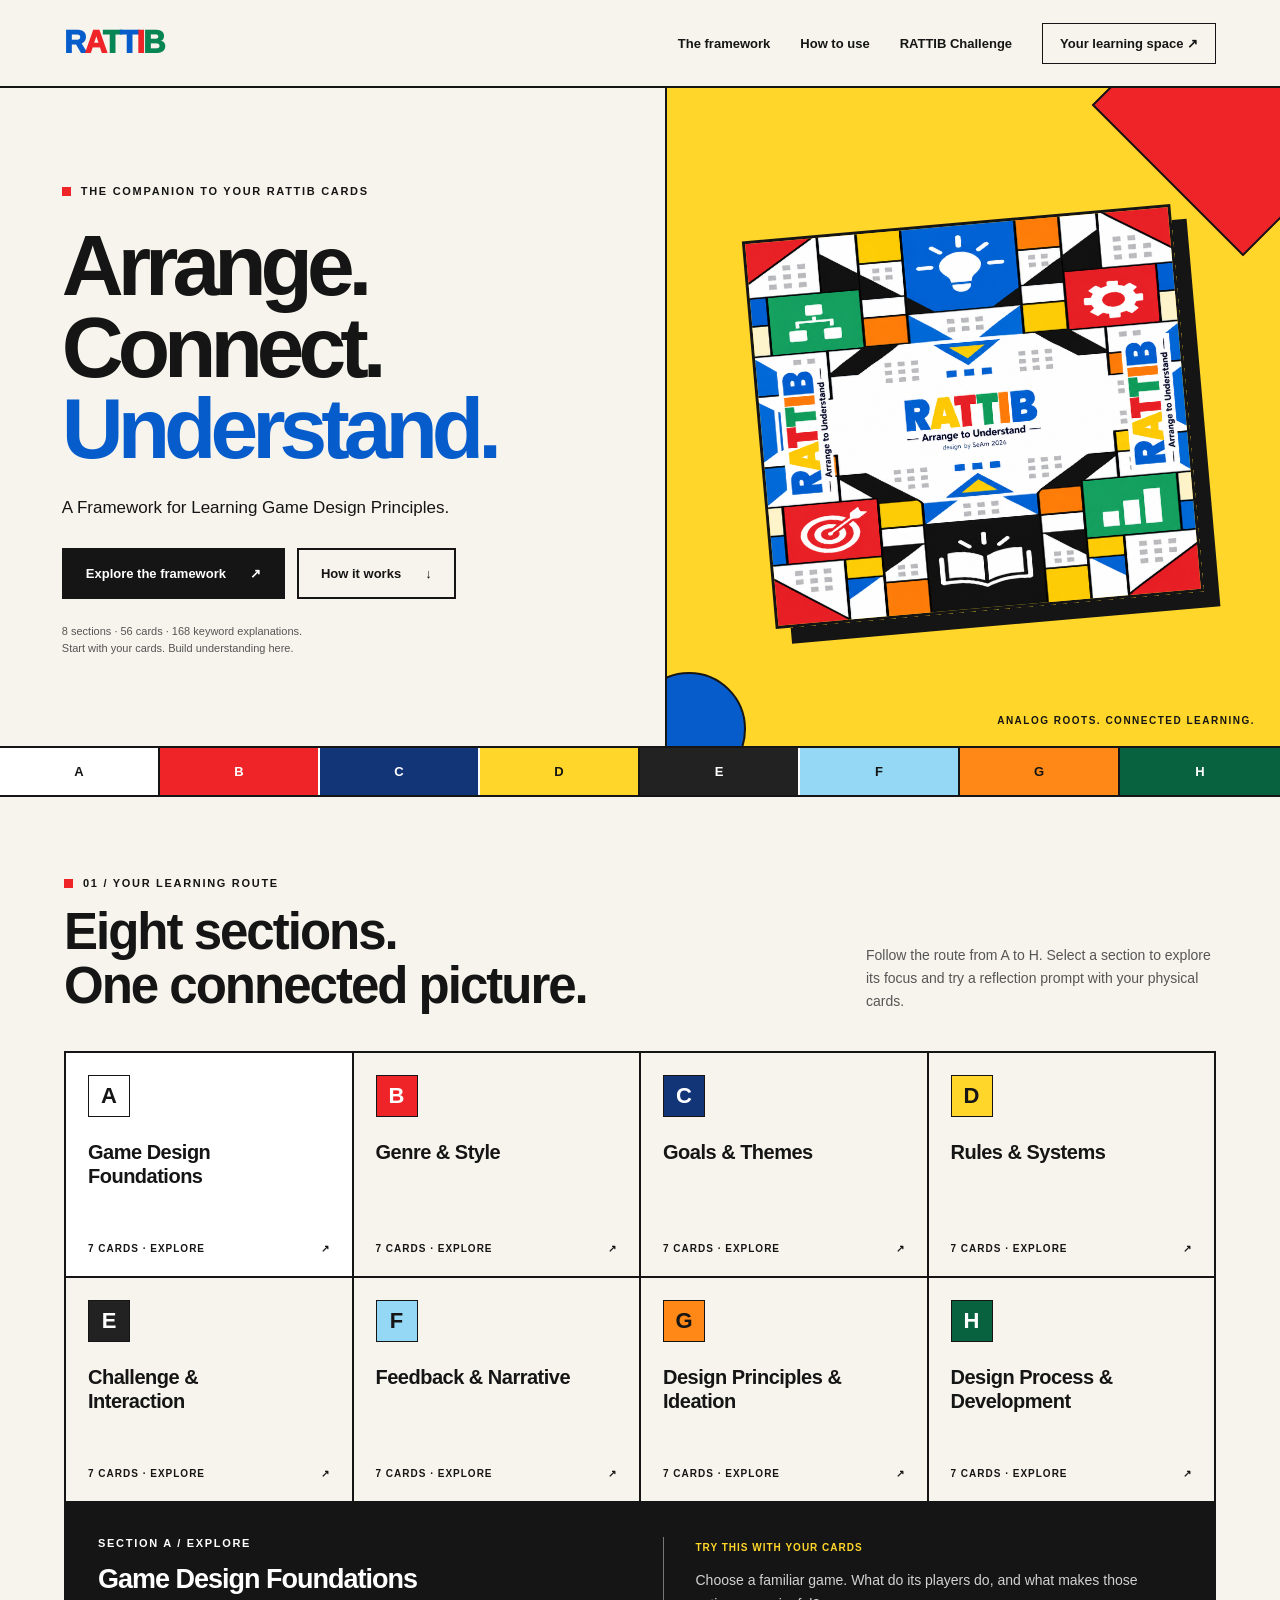
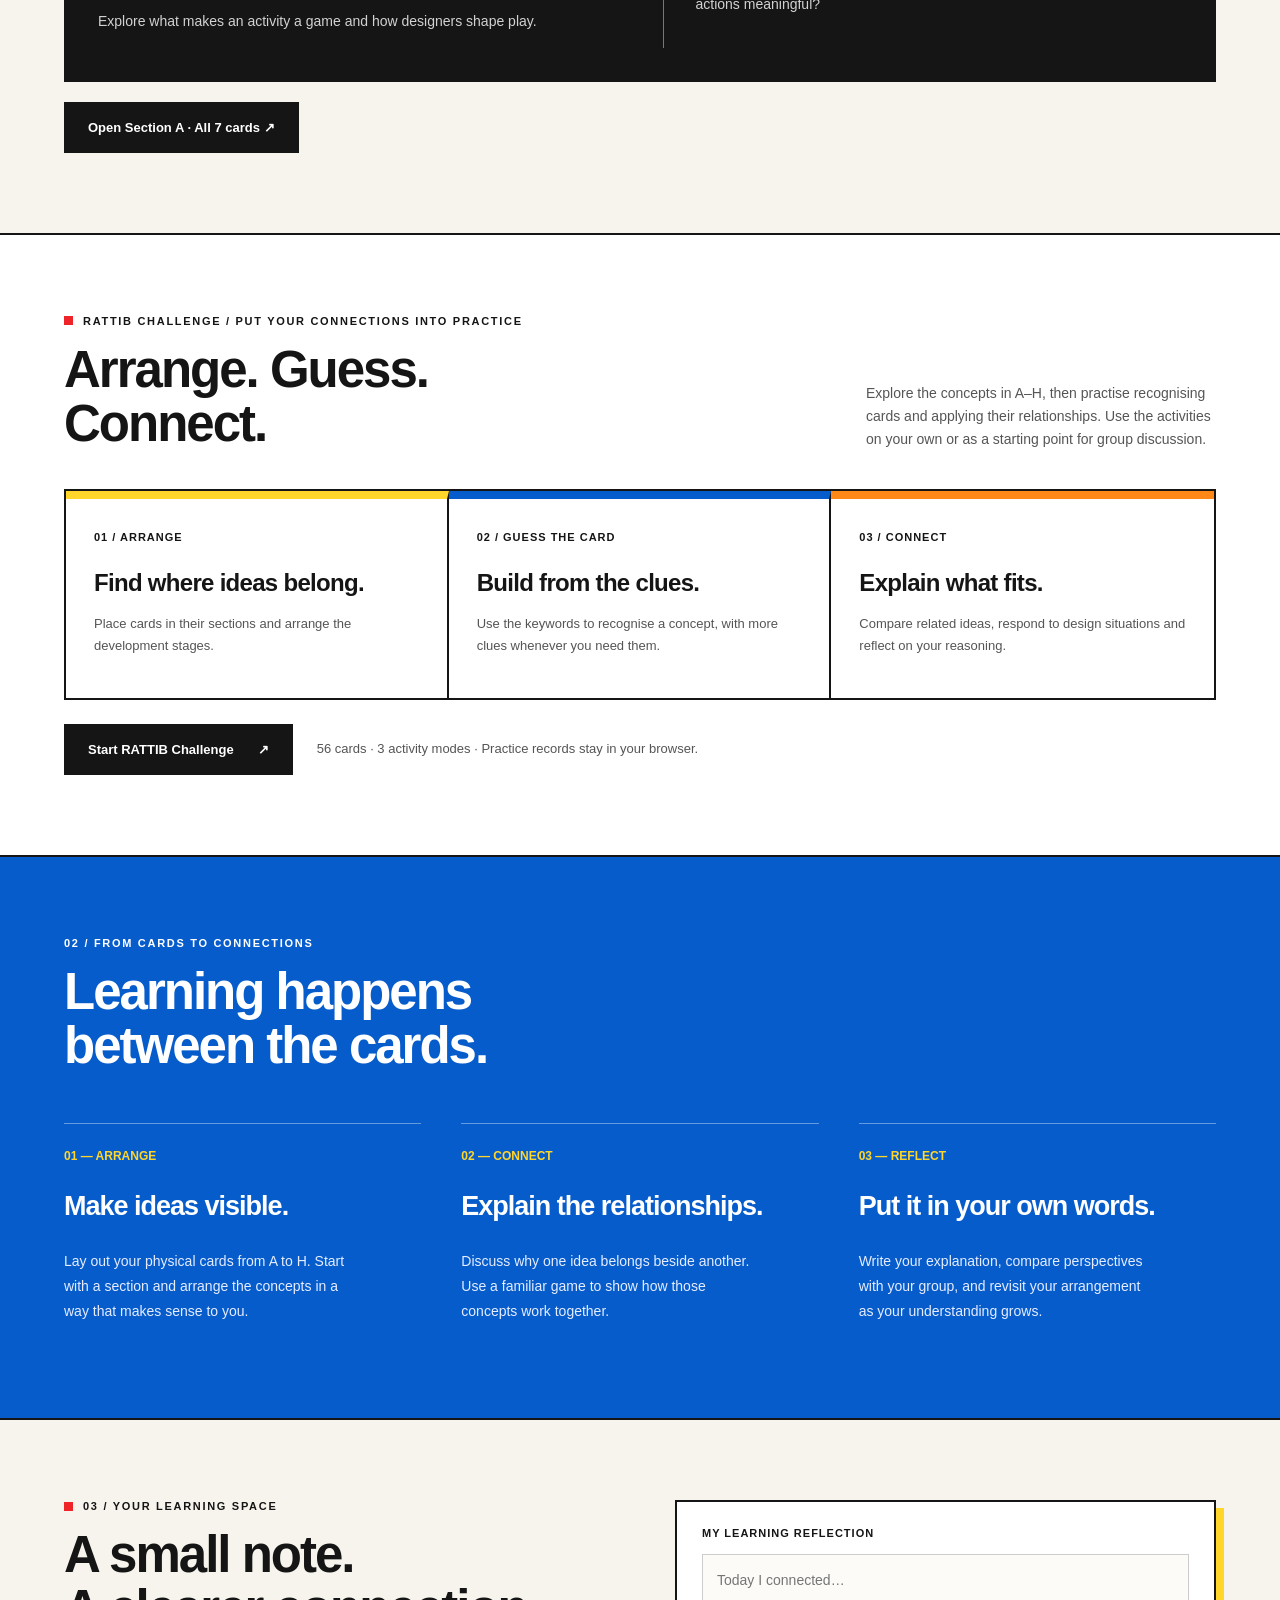
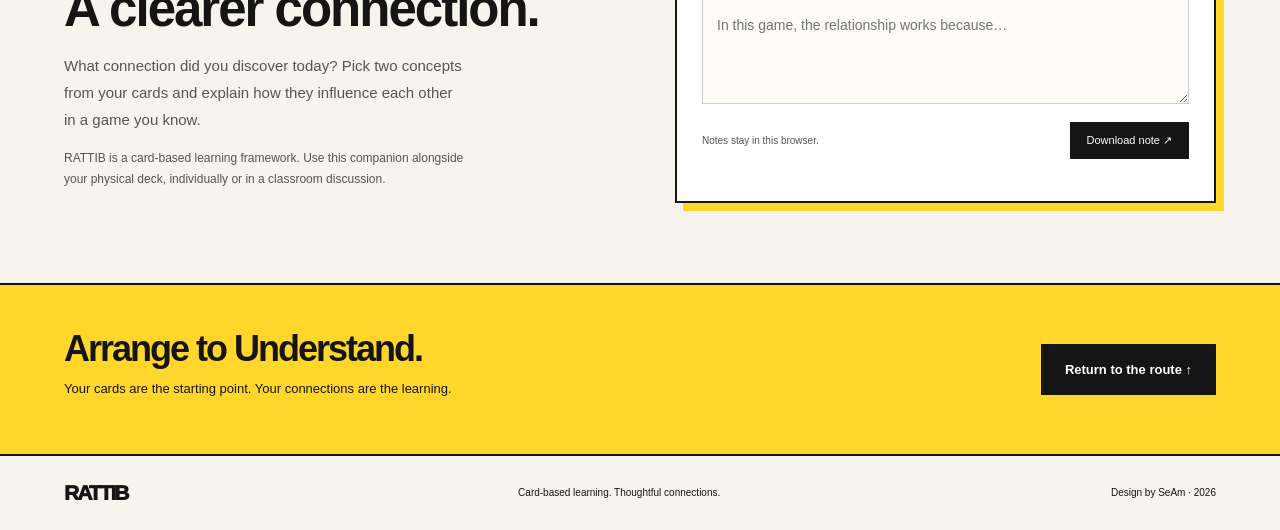
<file: index.html>
<!doctype html><html lang="en"><head><meta charset="utf-8"><meta name="viewport" content="width=device-width, initial-scale=1"><meta name="description" content="RATTIB — A Framework for Learning Game Design Principles. Arrange to Understand."><title>RATTIB — A Framework for Learning Game Design Principles</title><style>
:root{--ink:#151515;--paper:#f6f4ec;--blue:#075ccc;--red:#ef2429;--yellow:#ffd629;--green:#078554;--orange:#ff8817}*{box-sizing:border-box}html{scroll-behavior:smooth;scroll-padding-top:90px}body{margin:0;background:var(--paper);color:var(--ink);font-family:Arial,Helvetica,sans-serif}button,a,textarea{font:inherit}a{color:inherit}button,a{touch-action:manipulation}button{cursor:pointer}header{height:88px;border-bottom:2px solid;display:flex;align-items:center;justify-content:space-between;padding:0 5%;background:var(--paper);position:sticky;top:0;z-index:10}.logo{font-size:31px;font-weight:950;letter-spacing:-2px;text-decoration:none}.logo span:nth-child(3n+1){color:var(--blue)}.logo span:nth-child(3n+2){color:var(--red)}.logo span:nth-child(3n){color:var(--green)}nav{display:flex;align-items:center;gap:30px;font-size:13px;font-weight:700}nav a{text-decoration:none}nav a:hover{text-decoration:underline}.navcta{border:1.5px solid;padding:12px 17px}.hero{display:grid;grid-template-columns:1.08fr 1fr;min-height:660px;border-bottom:2px solid}.herotext{padding:65px 8% 45px 9.3%;display:flex;flex-direction:column;align-items:flex-start;justify-content:center}.eyebrow{font-size:11px;font-weight:800;letter-spacing:1.7px;text-transform:uppercase;display:flex;gap:10px;align-items:center}.square{height:9px;width:9px;background:var(--red);display:inline-block}h1{font-size:clamp(60px,6.7vw,106px);line-height:.95;letter-spacing:-6px;margin:28px 0 24px;max-width:650px}h1 .blue{color:var(--blue)}.subtitle{font-size:17px;line-height:1.6;max-width:400px;margin:0 0 27px}.actions{display:flex;gap:12px;flex-wrap:wrap}.button{display:inline-flex;align-items:center;justify-content:space-between;gap:24px;padding:16px 22px;text-decoration:none;border:2px solid var(--ink);background:var(--ink);color:white;font-size:13px;font-weight:700}.button.light{background:transparent;color:var(--ink)}.button:hover{background:var(--blue);color:white}.fine{font-size:11px;color:#555;line-height:1.6;margin-top:24px}.heroart{position:relative;border-left:2px solid;background:var(--yellow);overflow:hidden;display:flex;align-items:center;justify-content:center;padding:55px}.heroart:before{content:'';position:absolute;width:210px;height:210px;background:var(--red);border:2px solid;top:-90px;right:-70px;transform:rotate(45deg)}.heroart:after{content:'';position:absolute;width:110px;height:110px;background:var(--blue);border:2px solid;bottom:-40px;left:-35px;border-radius:50%}.poster{width:min(100%,430px);border:3px solid;box-shadow:15px 16px 0 var(--ink);transform:rotate(-5deg);position:relative;z-index:1}.artlabel{position:absolute;bottom:20px;right:25px;font-size:10px;letter-spacing:1.5px;font-weight:bold}.strip{display:grid;grid-template-columns:repeat(8,1fr);border-bottom:2px solid}.strip a{text-align:center;padding:16px 0;border-right:2px solid;text-decoration:none;font-size:13px;font-weight:bold}.strip a:last-child{border:0}.section{padding:80px 5%}.sectionhead{display:flex;justify-content:space-between;gap:35px;align-items:flex-end;margin-bottom:38px}h2{font-size:clamp(32px,4vw,51px);line-height:1.06;letter-spacing:-2px;margin:16px 0 0}.sectionhead p{max-width:350px;font-size:14px;line-height:1.65;margin:0;color:#555}.route{display:grid;grid-template-columns:repeat(4,1fr);border-top:2px solid;border-left:2px solid}.module{min-height:225px;border:0;border-right:2px solid;border-bottom:2px solid;background:transparent;text-align:left;padding:22px;display:flex;flex-direction:column;align-items:flex-start;color:var(--ink);transition:background .15s}.module:hover,.module.active{background:white}.letter{height:42px;width:42px;border:1.5px solid var(--ink);display:grid;place-items:center;font-weight:800;font-size:22px;background:var(--c);color:var(--t)}.module h3{font-size:20px;line-height:1.2;letter-spacing:-.5px;margin:23px 0 20px;max-width:200px}.modbottom{display:flex;justify-content:space-between;width:100%;margin-top:auto;font-size:10px;font-weight:700;letter-spacing:1px}.detail{display:grid;grid-template-columns:1fr 1fr;background:var(--ink);color:white;padding:34px;gap:45px}.detail h3{font-size:27px;letter-spacing:-1px;margin:15px 0}.detail p{font-size:14px;line-height:1.7;color:#d2d2d2}.prompt{border-left:1px solid #777;padding-left:32px}.prompt b{font-size:10px;color:var(--yellow);letter-spacing:1px}.how{background:var(--blue);color:white;border-top:2px solid var(--ink);border-bottom:2px solid var(--ink)}.steps{display:grid;grid-template-columns:repeat(3,1fr);gap:40px;margin-top:50px}.step{border-top:1px solid #ffffff60;padding-top:22px}.step span{font-size:12px;color:var(--yellow);font-weight:bold}.step h3{font-size:27px;letter-spacing:-1px}.step p{font-size:14px;line-height:1.8;max-width:300px;color:#e5edff}.reflection{display:grid;grid-template-columns:1fr 1fr;gap:70px}.reflection p{font-size:15px;line-height:1.8;max-width:400px;color:#555}.note{border:2px solid;background:white;padding:25px;box-shadow:8px 8px 0 var(--yellow)}label{display:block;font-size:11px;font-weight:bold;letter-spacing:1px;margin-bottom:15px}textarea{resize:vertical;width:100%;min-height:150px;padding:14px;border:1px solid #ccc;background:#fcfbf7;font-size:14px;line-height:1.6}textarea:focus{outline:2px solid var(--blue)}.notebottom{display:flex;align-items:center;justify-content:space-between;margin-top:14px;gap:15px}.notebottom small{font-size:10px;color:#555}.notebottom button{font-size:11px;border:0;background:var(--ink);color:white;padding:12px 17px}.closing{display:flex;align-items:center;justify-content:space-between;padding:45px 5%;background:var(--yellow);border-top:2px solid;border-bottom:2px solid}.closing h2{margin:0;font-size:36px}.closing p{font-size:13px}footer{padding:25px 5%;display:flex;align-items:center;justify-content:space-between;font-size:10px}a:focus-visible,button:focus-visible{outline:3px solid var(--orange);outline-offset:4px}@media(max-width:800px){header{height:74px}nav{gap:16px}nav a:nth-child(2){display:none}.hero{grid-template-columns:1fr}.herotext{padding:50px 6%}h1{letter-spacing:-4px}.heroart{border-left:0;border-top:2px solid;padding:50px;min-height:440px}.poster{max-width:330px}.section{padding:55px 6%}.route{grid-template-columns:repeat(2,1fr)}.sectionhead{display:block}.sectionhead p{margin-top:22px}.detail,.reflection{grid-template-columns:1fr;gap:25px}.prompt{border-left:0;border-top:1px solid #777;padding:20px 0 0}.steps{grid-template-columns:1fr;gap:12px}.step h3{margin:15px 0}.closing{display:block}.closing .button{margin-top:15px}footer{gap:20px}.module{min-height:215px;padding:18px}.module h3{font-size:18px}}
.challenge{border-top:2px solid var(--ink);background:#fff}.challenge-modes{display:grid;grid-template-columns:repeat(3,1fr);border:2px solid var(--ink)}.challenge-modes article{padding:28px;border-right:2px solid var(--ink);border-top:8px solid var(--yellow)}.challenge-modes article:nth-child(2){border-top-color:var(--blue)}.challenge-modes article:last-child{border-right:0;border-top-color:var(--orange)}.challenge-number{font-size:11px;letter-spacing:1px;font-weight:800}.challenge-modes h3{font-size:24px;letter-spacing:-.7px;line-height:1.15;margin:24px 0 16px}.challenge-modes p,.challenge-action p{font-size:13px;line-height:1.7;color:#555}.challenge-action{display:flex;align-items:center;gap:24px;flex-wrap:wrap;margin-top:24px}@media(max-width:800px){.challenge-modes{grid-template-columns:1fr}.challenge-modes article{border-right:0;border-bottom:2px solid var(--ink)}.challenge-modes article:last-child{border-bottom:0}}@media(max-width:600px){header{height:auto;min-height:74px;flex-wrap:wrap;gap:15px;padding:18px 6%}nav{width:100%;flex-wrap:wrap;gap:12px;font-size:12px}.navcta{padding:9px 12px}}
</style></head><body>
<header><a href="#" class="logo" aria-label="RATTIB home"><span>R</span><span>A</span><span>T</span><span>T</span><span>I</span><span>B</span></a><nav><a href="#framework">The framework</a><a href="#how">How to use</a><a href="challenge.html">RATTIB Challenge</a><a href="#reflection" class="navcta">Your learning space ↗</a></nav></header>
<main><section class="hero"><div class="herotext"><div class="eyebrow"><i class="square"></i> The companion to your RATTIB cards</div><h1>Arrange.<br>Connect.<br><span class="blue">Understand.</span></h1><p class="subtitle">A Framework for Learning Game Design Principles.</p><div class="actions"><a class="button" href="#framework">Explore the framework <span>↗</span></a><a class="button light" href="#how">How it works <span>↓</span></a></div><p class="fine">8 sections · 56 cards · 168 keyword explanations.<br>Start with your cards. Build understanding here.</p></div><div class="heroart"><img class="poster" src="assets/rattib-poster.png" alt="RATTIB geometric card artwork in blue, red, yellow, green and orange, with the tagline Arrange to Understand"><div class="artlabel">ANALOG ROOTS. CONNECTED LEARNING.</div></div></section>
<div class="strip" id="strip"></div>
<section class="section" id="framework"><div class="sectionhead"><div><div class="eyebrow"><i class="square"></i> 01 / Your learning route</div><h2>Eight sections.<br>One connected picture.</h2></div><p>Follow the route from A to H. Select a section to explore its focus and try a reflection prompt with your physical cards.</p></div><div class="route" id="route"></div><div class="detail" id="detail" aria-live="polite"></div><div id="sectionlink" style="margin-top:20px"><a class="button" href="section-a.html">Open Section A · All 7 cards ↗</a></div></section>
<section class="section challenge" id="challenge"><div class="sectionhead"><div><div class="eyebrow"><i class="square"></i> RATTIB Challenge / Put your connections into practice</div><h2>Arrange. Guess.<br>Connect.</h2></div><p>Explore the concepts in A–H, then practise recognising cards and applying their relationships. Use the activities on your own or as a starting point for group discussion.</p></div><div class="challenge-modes"><article><span class="challenge-number">01 / ARRANGE</span><h3>Find where ideas belong.</h3><p>Place cards in their sections and arrange the development stages.</p></article><article><span class="challenge-number">02 / GUESS THE CARD</span><h3>Build from the clues.</h3><p>Use the keywords to recognise a concept, with more clues whenever you need them.</p></article><article><span class="challenge-number">03 / CONNECT</span><h3>Explain what fits.</h3><p>Compare related ideas, respond to design situations and reflect on your reasoning.</p></article></div><div class="challenge-action"><a class="button" href="challenge.html">Start RATTIB Challenge <span>↗</span></a><p>56 cards · 3 activity modes · Practice records stay in your browser.</p></div></section>
<section class="section how" id="how"><div class="eyebrow">02 / From cards to connections</div><h2>Learning happens<br>between the cards.</h2><div class="steps"><div class="step"><span>01 — ARRANGE</span><h3>Make ideas visible.</h3><p>Lay out your physical cards from A to H. Start with a section and arrange the concepts in a way that makes sense to you.</p></div><div class="step"><span>02 — CONNECT</span><h3>Explain the relationships.</h3><p>Discuss why one idea belongs beside another. Use a familiar game to show how those concepts work together.</p></div><div class="step"><span>03 — REFLECT</span><h3>Put it in your own words.</h3><p>Write your explanation, compare perspectives with your group, and revisit your arrangement as your understanding grows.</p></div></div></section>
<section class="section reflection" id="reflection"><div><div class="eyebrow"><i class="square"></i> 03 / Your learning space</div><h2>A small note.<br>A clearer connection.</h2><p>What connection did you discover today? Pick two concepts from your cards and explain how they influence each other in a game you know.</p><p style="font-size:12px">RATTIB is a card-based learning framework. Use this companion alongside your physical deck, individually or in a classroom discussion.</p></div><div class="note"><label for="notes">MY LEARNING REFLECTION</label><textarea id="notes" placeholder="Today I connected…&#10;&#10;In this game, the relationship works because…"></textarea><div class="notebottom"><small id="status" role="status">Notes stay in this browser.</small><button id="download">Download note ↗</button></div></div></section>
<section class="closing"><div><h2>Arrange to Understand.</h2><p>Your cards are the starting point. Your connections are the learning.</p></div><a href="#framework" class="button">Return to the route ↑</a></section></main><footer><a class="logo" href="#" style="font-size:21px">RATTIB</a><span>Card-based learning. Thoughtful connections.</span><span>Design by SeAm · 2026</span></footer>
<script>
const modules=[['A','Game Design Foundations','#fff','#151515','Explore what makes an activity a game and how designers shape play.','Choose a familiar game. What do its players do, and what makes those actions meaningful?'],['B','Genre & Style','#ef2429','#fff','Explore how genres describe patterns of play, while styles shape how a game is presented.','Compare two games in the same genre. How does their style change the experience?'],['C','Goals & Themes','#123578','#fff','Connect what players aim to achieve with the ideas and subject matter a game explores.','How does a game’s goal support its theme? Suggest a change that would weaken that connection.'],['D','Rules & Systems','#ffd629','#151515','Examine how rules interact to create choices, consequences and patterns of play.','Change one rule in a familiar game. What other parts of the system would be affected?'],['E','Challenge & Interaction','#222','#fff','Consider the obstacles players face and how they interact with the game and one another.','Which decision creates an interesting challenge? Explain the options and their consequences.'],['F','Feedback & Narrative','#94d8f5','#151515','Explore how games communicate outcomes and give meaning to player actions.','Identify one piece of feedback. What does it tell the player, and what might they do next?'],['G','Design Principles & Ideation','#ff8817','#151515','Use design principles to question assumptions, develop ideas and refine a concept.','Choose a design idea. How could you make its central player choice clearer or more engaging?'],['H','Design Process & Development','#08613f','#fff','Connect planning, prototyping, production, testing and ongoing improvement.','What is the smallest prototype you could make to test your most uncertain design idea?']];
const route=document.getElementById('route'),detail=document.getElementById('detail');
modules.forEach((m,i)=>{const b=document.createElement('button');b.className='module';b.style.setProperty('--c',m[2]);b.style.setProperty('--t',m[3]);b.innerHTML=`<span class="letter">${m[0]}</span><h3>${m[1]}</h3><span class="modbottom"><span>${i<=7?"7 CARDS · EXPLORE":"SECTION OVERVIEW"}</span><span>↗</span></span>`;b.onclick=()=>select(i);route.append(b);const a=document.createElement('a');a.href='#framework';a.textContent=m[0];a.style.background=m[2];a.style.color=m[3];a.onclick=()=>select(i);document.getElementById('strip').append(a)});
function select(i){const link=document.getElementById("sectionlink");if(link){link.hidden=i>7;if(i<=7){const a=link.querySelector("a");a.href="section-"+["a","b","c","d","e","f","g","h"][i]+".html";a.textContent="Open Section "+["A","B","C","D","E","F","G","H"][i]+" · All 7 cards ↗"}}const m=modules[i];[...route.children].forEach((b,j)=>{b.classList.toggle('active',i===j);b.setAttribute('aria-pressed',String(i===j))});detail.innerHTML=`<div><div class="eyebrow" style="color:${m[2]==='#222'?'#fff':m[2]}">SECTION ${m[0]} / EXPLORE</div><h3>${m[1]}</h3><p>${m[4]}</p></div><div class="prompt"><b>TRY THIS WITH YOUR CARDS</b><p>${m[5]}</p></div>`}select(0);
const notes=document.getElementById('notes'),status=document.getElementById('status');try{notes.value=localStorage.getItem('rattib-reflection')||''}catch(e){status.textContent='Browser saving unavailable. Download to keep your note.'}notes.addEventListener('input',()=>{try{localStorage.setItem('rattib-reflection',notes.value);status.textContent='Saved in this browser.'}catch(e){status.textContent='Download to keep your note.'}});document.getElementById('download').onclick=()=>{if(!notes.value.trim()){status.textContent='Write a reflection first.';notes.focus();return}const u=URL.createObjectURL(new Blob(['RATTIB — My learning reflection\n\n'+notes.value],{type:'text/plain'}));const a=document.createElement('a');a.href=u;a.download='rattib-reflection.txt';a.click();setTimeout(()=>URL.revokeObjectURL(u),1000);status.textContent='Reflection downloaded.'};
</script></body></html>
</file>
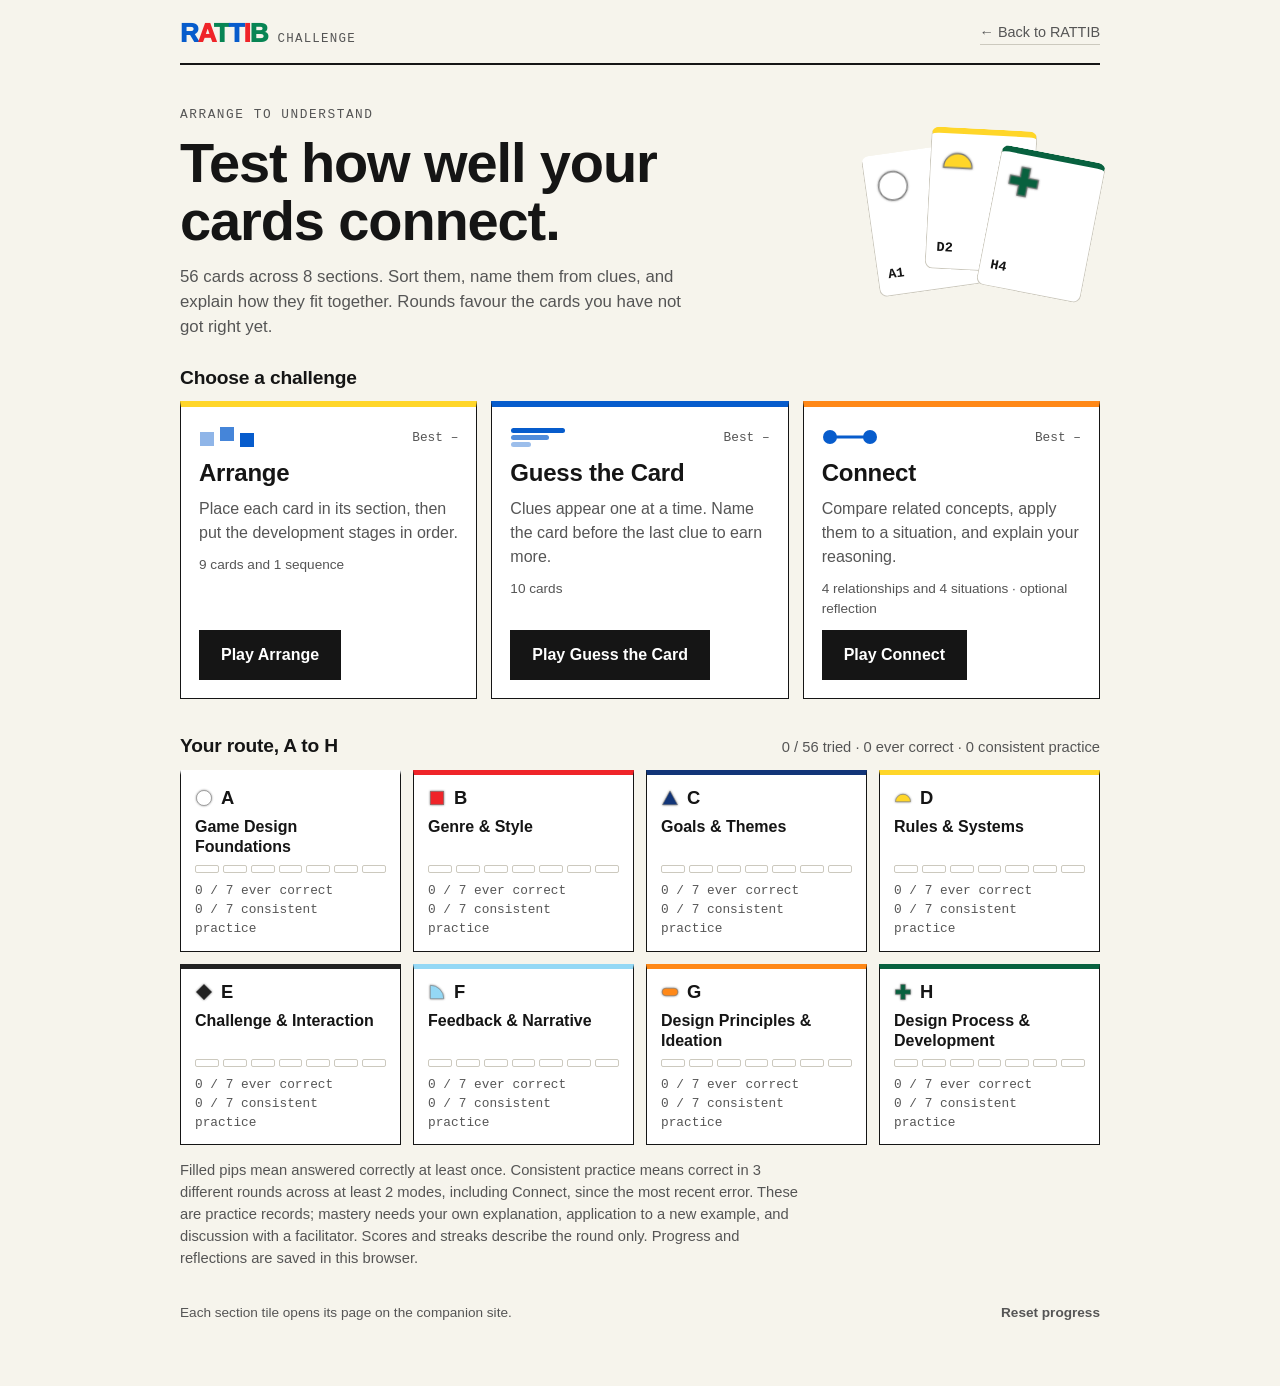
<file: challenge.html>
<!doctype html><html lang="en"><head><meta charset=utf8><meta name=viewport content="width=device-width,initial-scale=1,viewport-fit=cover"><style>:root{color-scheme:light;box-sizing:border-box;padding-top:env(safe-area-inset-top,0px);padding-bottom:env(safe-area-inset-bottom,0px)}html{scroll-padding-top:env(safe-area-inset-top,0px)}body{margin:0;padding:0;font:14px -apple-system,BlinkMacSystemFont,sans-serif;background:#fff;color:#000}img{max-width:100%}[hidden]:not([hidden=until-found i]){display:none!important}</style>
<title>RATTIB Challenge — Arrange to Understand</title><meta name="description" content="Practise all 56 RATTIB cards with Arrange, Guess the Card and Connect activities.">
<meta name="claude:viewport-fit-sides" content="cover">
<style>
/* Layout concept: a tabletop of flat geometric cards. Home is the route A to H with one pip per card;
   every game screen is a single card plus its answers, so attention stays on the concept. */
:root{
  --bg:#f6f4ec; --surface:#FFFFFF; --surface-2:#eeece3; --ink:#151515; --muted:#555555; --line:#ccc9be;
  --accent:#075ccc; --on-accent:#FFFFFF;
  --good:#17794D; --good-bg:#DCF3E7; --bad:#B3302A; --bad-bg:#FBE0DD; --part:#8F5309; --part-bg:#FCEBD3;
  --sA:#FFFFFF; --sB:#ef2429; --sC:#123578; --sD:#ffd629; --sE:#222222; --sF:#94d8f5; --sG:#ff8817; --sH:#08613f;
  --f-display:Arial,Helvetica,sans-serif;
  --f-body:Arial,Helvetica,sans-serif;
  --f-mono:ui-monospace,Menlo,Consolas,monospace;
}
*,*::before,*::after{box-sizing:border-box}
html{-webkit-text-size-adjust:100%}
body{background:var(--bg);color:var(--ink);font:16px/1.5 var(--f-body);
  padding-block:18px 56px;
  padding-left:max(16px,env(safe-area-inset-left,0px));
  padding-right:max(16px,env(safe-area-inset-right,0px))}
.wrap{max-width:920px;margin:0 auto}
h1,h2,h3,p,ul,ol,blockquote{margin:0}
ul,ol{padding:0;list-style:none}
button{font:inherit;color:inherit}
a{color:inherit}
:focus-visible{outline:3px solid var(--accent);outline-offset:2px}
.shape{flex:none;display:block}
.fc>.shape,.tile-top>.shape,.bin-top>.shape,.code>.shape{stroke:#777;stroke-width:.8;filter:drop-shadow(0 0 1px #888)}

/* top bar */
.top{display:flex;justify-content:space-between;align-items:center;gap:12px;padding-bottom:14px}
.brand{display:flex;align-items:baseline;gap:10px}
.brand-mark{font:800 1.25rem var(--f-display);letter-spacing:.14em}
.brand-sub{font-family:var(--f-mono);font-size:.78rem;text-transform:uppercase;letter-spacing:.1em;color:var(--muted)}
.ext{font-size:.9rem;color:var(--muted);text-decoration:none;border-bottom:1px solid var(--line)}
.ext:hover{color:var(--ink)}

/* hero */
.hero{display:grid;grid-template-columns:minmax(0,1fr) auto;gap:28px;align-items:center;padding:18px 0 28px}
.eyebrow{font-family:var(--f-mono);font-size:.8rem;text-transform:uppercase;letter-spacing:.12em;color:var(--muted)}
h1{font:800 clamp(2rem,6.2vw,3.5rem)/1.03 var(--f-display);letter-spacing:-.02em;text-wrap:balance;margin:10px 0 14px}
.lede{max-width:56ch;color:var(--muted);font-size:1.05rem}
.fan{position:relative;width:230px;height:190px;flex:none}
.fc{position:absolute;width:106px;height:142px;background:var(--surface);border:1px solid var(--line);
  border-top:6px solid var(--s);border-radius:8px;padding:10px;display:flex;flex-direction:column;justify-content:space-between;color:var(--s)}
.fc span{font-family:var(--f-mono);font-weight:600;font-size:.85rem;color:var(--ink)}
.fc.c1{left:0;top:22px;transform:rotate(-8deg)}
.fc.c2{left:58px;top:2px;transform:rotate(3deg)}
.fc.c3{left:118px;top:26px;transform:rotate(11deg)}
@media (max-width:640px){.hero{grid-template-columns:1fr}.fan{display:none}}

/* buttons */
.btn{font-weight:700;background:var(--accent);color:var(--on-accent);border:0;border-radius:6px;padding:11px 20px;cursor:pointer;min-height:44px}
.btn:hover:not([disabled]){filter:brightness(1.08)}
.btn.ghost{background:transparent;color:var(--ink);box-shadow:inset 0 0 0 1.5px var(--line)}
.btn.ghost:hover:not([disabled]){box-shadow:inset 0 0 0 1.5px var(--ink);filter:none}
.btn[disabled]{opacity:.45;cursor:default}
.link{background:none;border:0;padding:8px 0;color:var(--muted);cursor:pointer;font-weight:600}
.link:hover{color:var(--ink)}
.row{display:flex;gap:10px;flex-wrap:wrap}

/* home: modes */
.sec-title{font:800 1.2rem var(--f-display);letter-spacing:-.01em}
.modes{display:grid;grid-template-columns:repeat(auto-fit,minmax(250px,1fr));gap:14px;margin-top:12px}
.mode{background:var(--surface);border:1px solid var(--line);border-radius:8px;padding:18px;display:flex;flex-direction:column;gap:10px;min-width:0}
.mode-head{display:flex;justify-content:space-between;align-items:center;gap:10px}
.mode-ico{color:var(--accent)}
.mode h3{font:800 1.5rem var(--f-display);letter-spacing:-.01em}
.mode .best{font-family:var(--f-mono);font-size:.8rem;color:var(--muted)}
.mode p{color:var(--muted)}
.mode .meta{font-size:.85rem}
.mode .btn{margin-top:auto;align-self:flex-start}

/* home: route */
.route{margin-top:36px}
.route-head{display:flex;justify-content:space-between;align-items:baseline;gap:12px;flex-wrap:wrap;margin-bottom:12px}
.route-head p{color:var(--muted);font-size:.92rem}
.tiles{display:grid;grid-template-columns:repeat(auto-fill,minmax(190px,1fr));gap:12px}
.tile{display:flex;flex-direction:column;gap:8px;background:var(--surface);border:1px solid var(--line);border-top:5px solid var(--s);
  border-radius:8px;padding:12px 14px;text-decoration:none;min-width:0}
.tile:hover{border-color:var(--ink)}
.tile-top{display:flex;align-items:center;gap:8px;color:var(--s)}
.tile-top b{font:800 1.15rem var(--f-display);color:var(--ink)}
.tile-name{font-weight:600;line-height:1.25;min-height:2.5em}
.pips{display:flex;gap:4px}
.pips i{flex:1;height:8px;border-radius:2px;border:1.5px solid var(--line)}
.pips i.on{background:var(--s);border-color:#777}
.tile-count{font-family:var(--f-mono);font-size:.8rem;color:var(--muted)}
.foot{margin-top:28px;display:flex;justify-content:space-between;align-items:center;gap:12px;flex-wrap:wrap;color:var(--muted);font-size:.85rem}
.foot .link{font-size:.85rem;padding:6px 0}

/* game frame */
.gbar{display:grid;grid-template-columns:auto 1fr auto;gap:12px;align-items:center;margin-bottom:8px}
.gmeta{display:flex;gap:10px;align-items:baseline;justify-content:center}
.gmeta b{font:800 1rem var(--f-display)}
.gmeta span,.gstats span{font-family:var(--f-mono);font-size:.82rem;color:var(--muted)}
.gstats{display:flex;gap:14px}
.gstats b{color:var(--ink)}
@media (max-width:520px){.gbar{grid-template-columns:auto 1fr}.gstats{grid-column:1/-1;justify-content:space-between}.gmeta{justify-content:flex-end}}
.seg{display:flex;gap:4px}
.seg i{flex:1;height:6px;border-radius:3px;background:var(--line)}
.seg i.cur{background:var(--accent)}
.seg i.ok{background:var(--good)}
.seg i.no{background:var(--bad)}
.seg i.part{background:var(--part)}
.stage{display:flex;flex-direction:column;gap:16px;margin-top:22px}
.prompt{font:700 1.15rem/1.3 var(--f-display)}

/* card */
.card{background:var(--surface);border:1px solid var(--line);border-top:6px solid var(--s,var(--line));border-radius:8px;
  padding:18px 20px;display:flex;flex-direction:column;gap:12px}
.card-top{display:flex;justify-content:space-between;align-items:center;gap:10px;min-height:28px}
.card-title{font:800 clamp(1.5rem,5vw,2.1rem)/1.1 var(--f-display);letter-spacing:-.01em;text-wrap:balance}
.card-title.q{color:var(--muted)}
.kws{display:flex;flex-wrap:wrap;gap:8px}
.kws li{border:1.5px solid var(--ink);border-radius:999px;padding:3px 12px;font-weight:600;font-size:.95rem}
.kws li.off{border-style:dashed;border-color:var(--line);color:var(--muted);font-weight:500}
.desc.off{color:var(--muted);border:1.5px dashed var(--line);border-radius:6px;padding:8px 12px;font-size:.92rem}
.worth{font-family:var(--f-mono);font-size:.8rem;color:var(--muted)}
.code{display:inline-flex;align-items:center;gap:6px;font-family:var(--f-mono);font-weight:600;font-size:.8rem;padding:3px 8px;
  border:1px solid var(--line);border-radius:4px;background:var(--surface-2);color:var(--ink);flex:none}
.code .shape{color:var(--s)}
.code.ghost{color:var(--muted);font-weight:500}

/* answers */
.bins{display:grid;grid-template-columns:repeat(auto-fill,minmax(160px,1fr));gap:10px}
.bin{display:flex;flex-direction:column;align-items:flex-start;gap:4px;text-align:left;background:var(--surface);
  border:1.5px solid var(--line);border-left:6px solid var(--s);border-radius:8px;padding:10px 12px;min-height:72px;cursor:pointer}
.bin-top{display:flex;align-items:center;gap:8px;color:var(--s)}
.bin-top b{font:800 1.1rem var(--f-display);color:var(--ink)}
.bin-name{font-size:.88rem;line-height:1.25;color:var(--muted)}
.opts{display:grid;gap:10px}
.opt{display:flex;align-items:center;gap:12px;text-align:left;background:var(--surface);border:1.5px solid var(--line);
  border-radius:8px;padding:12px 14px;cursor:pointer;min-height:52px;width:100%}
.opt .k{font-family:var(--f-mono);font-size:.8rem;border:1px solid var(--line);border-radius:4px;padding:1px 7px;color:var(--muted);flex:none}
.opt-t{flex:1;min-width:0}
.bin:hover:not([disabled]),.opt:hover:not([disabled]){border-color:var(--ink)}
.bin[disabled],.opt[disabled]{cursor:default}
.bin[disabled]:not(.correct):not(.wrong),.opt[disabled]:not(.correct):not(.wrong){opacity:.55}
.bin.correct,.opt.correct{background:var(--good-bg);border-color:var(--good)}
.bin.wrong,.opt.wrong{background:var(--bad-bg);border-color:var(--bad)}
@media (prefers-reduced-motion:no-preference){.btn,.opt,.bin,.tile,.slot{transition:border-color .12s,background-color .12s,filter .12s}}

/* feedback */
.fb{border:1.5px solid var(--line);border-left-width:6px;border-radius:8px;padding:14px 16px;background:var(--surface);display:flex;flex-direction:column;gap:10px}
.fb.good{border-color:var(--good);background:var(--good-bg)}
.fb.bad{border-color:var(--bad);background:var(--bad-bg)}
.fb.part{border-color:var(--part);background:var(--part-bg)}
.fb-head{display:flex;justify-content:space-between;gap:10px;font:800 1.1rem var(--f-display)}
.fb.good .fb-head{color:var(--good)}
.fb.bad .fb-head{color:var(--bad)}
.fb.part .fb-head{color:var(--part)}
.pts{font-family:var(--f-mono);font-size:.95rem}
.pts small{font-size:.75rem;opacity:.85}
.fb-sec{font-size:.92rem;color:var(--muted)}
.fb-sub{font-family:var(--f-mono);font-size:.75rem;text-transform:uppercase;letter-spacing:.08em;color:var(--muted)}
.note{display:flex;gap:10px;align-items:flex-start;padding-top:10px;border-top:1px solid var(--line)}
.note > div{min-width:0}
.note p{font-size:.95rem}
.fb .btn{align-self:flex-start}

/* connect */
.scenario{padding:14px 16px;border-left:6px solid var(--accent);background:var(--surface);border-radius:0 8px 8px 0;font-size:1.1rem}
.pair{display:flex;flex-wrap:wrap;gap:12px}
.pair-card{flex:1 1 200px;background:var(--surface);border:1px solid var(--line);border-top:5px solid var(--s);border-radius:8px;
  padding:10px 14px;display:flex;flex-direction:column;gap:6px;align-items:flex-start;min-width:0}
.pair-card b{font:800 1.15rem var(--f-display)}

/* sequence */
.slots{display:grid;gap:8px}
.slot{display:flex;align-items:center;gap:10px;min-height:50px;border:1.5px dashed var(--line);border-radius:8px;padding:6px 12px;background:var(--surface);text-align:left;width:100%}
.slot .n{font-family:var(--f-mono);font-size:.8rem;color:var(--muted);width:1.6em;flex:none}
.slot .st{font-weight:700}
.slot .sk{color:var(--muted);font-size:.8rem;margin-left:auto;text-align:right}
button.slot{cursor:pointer}
.slot.filled{border-style:solid;border-color:var(--ink)}
.slot.ok{border-style:solid;border-color:var(--good);background:var(--good-bg)}
.slot.no{border-style:solid;border-color:var(--bad);background:var(--bad-bg)}
.pool{display:flex;flex-wrap:wrap;gap:8px}
.chip{background:var(--surface);border:1.5px solid var(--ink);border-radius:8px;padding:8px 12px;cursor:pointer;text-align:left;
  display:flex;flex-direction:column;gap:2px;min-height:44px}
.chip:hover{background:var(--surface-2)}
.chip small{color:var(--muted);font-size:.78rem}

/* results */
.res{display:flex;flex-direction:column;gap:22px;margin-top:22px}
.res-score{display:flex;gap:30px;flex-wrap:wrap;align-items:flex-end}
.big{font:800 clamp(3.2rem,12vw,5rem)/1 var(--f-display);letter-spacing:-.03em}
.stat{display:flex;flex-direction:column;gap:2px}
.stat span{font-family:var(--f-mono);font-size:.75rem;color:var(--muted);text-transform:uppercase;letter-spacing:.08em}
.stat b{font:800 1.5rem var(--f-display)}
.tag{display:inline-block;font-family:var(--f-mono);font-size:.78rem;text-transform:uppercase;letter-spacing:.08em;
  background:var(--accent);color:var(--on-accent);padding:3px 10px;border-radius:4px;align-self:flex-start}
.review{display:grid;gap:10px;margin-top:10px}
.rv{background:var(--surface);border:1px solid var(--line);border-left:6px solid var(--s);border-radius:8px;padding:12px 14px}
.rv .note{border-top:0;padding-top:0}
.links{display:flex;gap:14px;flex-wrap:wrap;margin-top:10px;font-size:.92rem}
.links a{color:var(--accent)}
.practice-note{margin-top:14px;color:var(--muted);font-size:.92rem;max-width:76ch}
.reflection{display:grid;gap:8px;border-top:1px solid var(--line);padding-top:12px}
.reflection label{font-weight:700}
.reflection textarea{width:100%;min-height:100px;resize:vertical;background:var(--surface);color:var(--ink);border:1px solid var(--line);border-radius:6px;padding:10px;font:inherit}
.reflection small{color:var(--muted)}
/* Shared visual language with the RATTIB companion. */
.brand-mark{text-decoration:none;letter-spacing:-1px;font-size:26px;font-weight:950}.brand-mark span:nth-child(3n+1){color:#075ccc}.brand-mark span:nth-child(3n+2){color:#ef2429}.brand-mark span:nth-child(3n){color:#078554}.top{border-bottom:2px solid var(--ink);margin-bottom:22px}.btn{background:var(--ink);border:2px solid var(--ink);border-radius:0}.btn:hover:not([disabled]){background:var(--accent);filter:none}.btn.ghost{border:1px solid var(--line)}.btn.ghost:hover:not([disabled]){background:var(--surface-2)}.mode,.tile,.card,.pair-card{border-left-color:var(--ink);border-right-color:var(--ink);border-bottom-color:var(--ink);border-radius:0}.mode{border-top:6px solid #ffd629}.mode:nth-child(2){border-top-color:#075ccc}.mode:nth-child(3){border-top-color:#ff8817}@media(max-width:420px){.top{flex-wrap:wrap}.brand{gap:8px}}
</style>

</head><body><div class="wrap" id="app"></div>
<noscript><p style="padding:16px">RATTIB Challenge needs JavaScript to run.</p></noscript>

<script>
(function(){
'use strict';

var WEB='.';

/* ---------- Data ---------- */
var SECTIONS=[
 {id:'A',name:'Game Design Foundations',connect:'A designer shapes a system, a player acts within it, and the system’s responses build the experience.'},
 {id:'B',name:'Genre & Style',connect:'Gameplay sets expectations, while visual style, audio style and tone communicate a game’s identity.'},
 {id:'C',name:'Goals & Themes',connect:'A goal gives direction, a success condition makes completion clear, and theme and purpose give those actions meaning.'},
 {id:'D',name:'Rules & Systems',connect:'Rules set boundaries and permitted actions and resolve changes in state; clarity, fairness and consistency support the intended experience.'},
 {id:'E',name:'Challenge & Interaction',connect:'Challenges relate to player skill, controls and decisions shape interaction, and support helps players learn through play.'},
 {id:'F',name:'Feedback & Narrative',connect:'Feedback communicates change, a story is delivered through narrative, and reactions and consequences make actions feel significant.'},
 {id:'G',name:'Design Principles & Ideation',connect:'Clear aims and meaningful choices support agency, rules shape balance, and theme and mechanics become testable ideas.'},
 {id:'H',name:'Design Process & Development',connect:'A scoped idea becomes a prototype, an integrated build, an evaluated release and an evidence-led revision.'}
];

var CARDS=[{"c": "A1", "t": "Game Design", "k": ["Experience", "Decision", "Structure"], "e": "Game design structures player experiences by shaping decisions, interactions, and the systems that support meaningful play."}, {"c": "A2", "t": "Game Designer", "k": ["Design", "Decision", "Experience"], "e": "A game designer deliberately connects rules, mechanics, goals, and experience so that player actions have purpose."}, {"c": "A3", "t": "Player", "k": ["Action", "Choice", "Experience"], "e": "The player is the active participant whose actions and choices create the experience of play."}, {"c": "A4", "t": "Player Experience", "k": ["Feel", "Decide", "Remember"], "e": "Player experience is what players feel, decide, learn, and remember while interacting with the game."}, {"c": "A5", "t": "Meaningful Play", "k": ["Action", "Outcome", "Consequence"], "e": "Meaningful play occurs when player actions produce clear outcomes and consequences that can be understood."}, {"c": "A6", "t": "Game Mechanics", "k": ["Action", "System", "Response"], "e": "Game mechanics define the actions and system responses that make interaction and gameplay possible."}, {"c": "A7", "t": "Beyond Visuals and Code", "k": ["Experience", "Systems", "Purpose"], "e": "Game design goes beyond visuals and programming; its purpose is to shape coherent systems and meaningful experiences."}, {"c": "B1", "t": "Game Genre", "k": ["Gameplay", "Category", "Expectation"], "e": "Game genre classifies a game by its gameplay patterns and helps players anticipate the kind of experience they will encounter."}, {"c": "B2", "t": "Player Expectation", "k": ["Actions", "Goals", "Challenges"], "e": "Player expectations are shaped by the actions, goals, and challenges normally associated with a particular genre."}, {"c": "B3", "t": "Game Style", "k": ["Identity", "Expression", "Experience"], "e": "Game style gives a game its distinctive identity through the way its experience is expressed and presented."}, {"c": "B4", "t": "Visual Style", "k": ["Look", "Art", "Presentation"], "e": "Visual style determines how the game looks through its art direction, visual language, and overall presentation."}, {"c": "B5", "t": "Audio Style", "k": ["Sound", "Mood", "Atmosphere"], "e": "Audio style uses sound and music to establish mood, atmosphere, and the emotional character of the experience."}, {"c": "B6", "t": "Tone", "k": ["Feeling", "Mood", "Character"], "e": "Tone describes the overall feeling or emotional character communicated throughout the game."}, {"c": "B7", "t": "Genre + Style", "k": ["Gameplay", "Identity", "Experience"], "e": "When genre and style support one another, gameplay and presentation combine into a coherent and recognizable experience."}, {"c": "C1", "t": "Game Goal", "k": ["Direction", "Purpose", "Achievement"], "e": "A game goal gives players direction, purpose, and a clear sense of what they are working to achieve."}, {"c": "C2", "t": "Player Motivation", "k": ["Desire", "Focus", "Progress"], "e": "Player motivation creates the desire to act, maintain focus, and continue progressing toward a goal."}, {"c": "C3", "t": "Success Condition", "k": ["Target", "Measure", "Accomplishment"], "e": "A success condition defines the target that allows players to recognize and measure accomplishment."}, {"c": "C4", "t": "Game Theme", "k": ["Meaning", "Context", "Setting"], "e": "A game theme gives gameplay meaning by providing a context, setting, and interpretive frame for player actions."}, {"c": "C5", "t": "Emotional Tone", "k": ["Feeling", "Resonance", "Experience"], "e": "Emotional tone shapes how an experience feels and how strongly its themes resonate with the player."}, {"c": "C6", "t": "Design Purpose", "k": ["Fun", "Meaning", "Impact"], "e": "Design purpose clarifies the intended value of the experience, such as fun, meaning, learning, or impact."}, {"c": "C7", "t": "Goal + Theme", "k": ["Direction", "Meaning", "Cohesion"], "e": "When goals and themes reinforce each other, the game gains stronger direction, meaning, and overall cohesion."}, {"c": "D1", "t": "Game Rule", "k": ["Boundaries", "Instructions", "Structure"], "e": "Game rules establish the boundaries, instructions, and structure that define how play operates."}, {"c": "D2", "t": "Player Actions", "k": ["Allowed", "Required", "Forbidden"], "e": "Rules specify which player actions are allowed, required, or forbidden within the game system."}, {"c": "D3", "t": "Rule Types", "k": ["Setup", "Gameplay", "Resolution"], "e": "Rules can govern setup, ongoing gameplay, and resolution, giving structure to the beginning, middle, and end of play."}, {"c": "D4", "t": "Rule Clarity", "k": ["Understand", "Interpret", "Follow"], "e": "Clear rules are easy to understand, interpret consistently, and follow during play."}, {"c": "D5", "t": "Fairness", "k": ["Equality", "Trust", "Balance"], "e": "Fairness builds player trust by ensuring that rules and outcomes are balanced and applied appropriately."}, {"c": "D6", "t": "Consistency", "k": ["Reliable", "Predictable", "Coherent"], "e": "Consistency makes the rules reliable, predictable, and coherent across similar situations."}, {"c": "D7", "t": "Suitable Rules", "k": ["Concept", "Audience", "Experience"], "e": "Suitable rules fit the game concept, target audience, and intended player experience."}, {"c": "E1", "t": "Challenge", "k": ["Obstacle", "Goal", "Effort"], "e": "A challenge presents an obstacle or goal that requires effort, thought, strategy, or skill from the player."}, {"c": "E2", "t": "Player Skill", "k": ["Ability", "Learning", "Mastery"], "e": "Player skill develops through ability, learning, practice, and eventual mastery of the game's demands."}, {"c": "E3", "t": "Difficulty", "k": ["Easy", "Hard", "Balanced"], "e": "Difficulty describes how demanding a challenge feels and should be balanced against the player's current skill."}, {"c": "E4", "t": "Flow", "k": ["Focus", "Skill", "Challenge"], "e": "Flow occurs when challenge and skill are well matched, helping the player remain focused and engaged."}, {"c": "E5", "t": "Interaction", "k": ["Controls", "Decisions", "Engagement"], "e": "Interaction is how players use controls, make decisions, and engage with the game system."}, {"c": "E6", "t": "Interaction Patterns", "k": ["System", "Player", "Cooperation"], "e": "Interaction patterns describe how players relate to systems and to other players through competition, cooperation, or other forms of play."}, {"c": "E7", "t": "Player Experience", "k": ["Learning", "Struggle", "Mastery"], "e": "Player experience emerges from the cycle of learning, struggling, adapting, and eventually achieving mastery."}, {"c": "F1", "t": "Feedback", "k": ["Response", "Change", "Understanding"], "e": "Feedback communicates the result of a player's action and helps the player understand what has changed in the game."}, {"c": "F2", "t": "Feedback Types", "k": ["Visual", "Audio", "Systemic"], "e": "Feedback may be delivered visually, through audio, or through systemic changes that communicate the result of player actions."}, {"c": "F3", "t": "Consequence", "k": ["Decision", "Change", "Meaning"], "e": "A consequence is a meaningful change produced by a player's decision, affecting the game, story, or world."}, {"c": "F4", "t": "Narrative Feedback", "k": ["Character", "World", "Reaction"], "e": "Narrative feedback occurs when characters, the world, or the story visibly react to what the player has done."}, {"c": "F5", "t": "Narrative", "k": ["Delivery", "Dialogue", "Choice"], "e": "Narrative is the way a story is delivered through dialogue, environment, events, and player choices."}, {"c": "F6", "t": "Story", "k": ["Events", "Characters", "World"], "e": "Story provides the events, characters, and world that give context to what happens during play."}, {"c": "F7", "t": "Meaningful Experience", "k": ["Context", "Emotion", "Purpose"], "e": "A meaningful experience gives gameplay context, emotion, and purpose so that player actions feel significant."}, {"c": "G1", "t": "Clear Goals", "k": ["Direction", "Purpose", "Action"], "e": "Clear goals give players direction, purpose, and an understandable reason to take action."}, {"c": "G2", "t": "Meaningful Choices", "k": ["Decision", "Outcome", "Ownership"], "e": "Meaningful choices allow decisions to produce distinct outcomes, giving players a sense of ownership over what happens."}, {"c": "G3", "t": "Player Agency", "k": ["Control", "Influence", "Participation"], "e": "Player agency is the player's sense of control and influence over the game through meaningful participation."}, {"c": "G4", "t": "Balanced Design", "k": ["Challenge", "Rules", "Fairness"], "e": "Balanced design aligns challenge, rules, and fairness so that the experience remains understandable, credible, and engaging."}, {"c": "G5", "t": "Responsive Play", "k": ["Feedback", "Interaction", "Adaptation"], "e": "Responsive play uses feedback and interaction to help players understand results, adapt strategies, and continue engaging."}, {"c": "G6", "t": "Theme-Mechanic Alignment", "k": ["Theme", "Mechanic", "Cohesion"], "e": "Theme-mechanic alignment occurs when what players do mechanically reinforces the game's theme and creates cohesion."}, {"c": "G7", "t": "Replayability", "k": ["Variety", "Strategy", "Return"], "e": "Replayability gives players reasons to return through variety, alternative strategies, and different possible experiences."}, {"c": "H1", "t": "Planning", "k": ["Idea", "Audience", "Scope"], "e": "Planning defines the initial idea, target audience, and project scope so the development process begins with clear direction."}, {"c": "H2", "t": "Pre-production", "k": ["Prototype", "Document", "Plan"], "e": "Pre-production turns the idea into a workable plan through prototyping, documentation, and preparation before full development."}, {"c": "H3", "t": "Production", "k": ["Build", "Assets", "Systems"], "e": "Production is the stage where assets, systems, and playable content are built and integrated into the game."}, {"c": "H4", "t": "Testing / QA", "k": ["Alpha", "Beta", "Usability"], "e": "Testing and QA use alpha, beta, and usability testing to identify issues, gather feedback, and improve the player experience."}, {"c": "H5", "t": "Pre-launch", "k": ["Promotion", "Release Prep", "Distribution"], "e": "Pre-launch prepares the game for release through promotion, release preparation, and distribution planning."}, {"c": "H6", "t": "Launch", "k": ["Release", "Monitor", "Respond"], "e": "Launch releases the game to its intended audience while the team monitors performance and responds to emerging issues."}, {"c": "H7", "t": "Post-launch", "k": ["Support", "Update", "Improve"], "e": "Post-launch continues support through updates, improvements, maintenance, and responses to player feedback."}];

var LINKS=[
 {
  "cards": [
   "A5",
   "F1"
  ],
  "ok": "Feedback shows what an action changed, so the outcome is clear enough to make play meaningful.",
  "bad": [
   "Visible rewards make an action meaningful as long as players notice the reward.",
   "A clear immediate response is sufficient even when it has no readable connection to later play."
  ],
  "whyBad": [
   "A noticeable reward does not by itself explain which action caused it or why it matters.",
   "Immediate clarity matters, but players also need to understand how outcomes relate to the wider game."
  ],
  "why": "Ask what the player did, what changed, and how that result affects the next decision. A visible effect alone may leave the connection unclear."
 },
 {
  "cards": [
   "D2",
   "E1"
  ],
  "ok": "Rules set which actions are allowed, required or forbidden, which defines the obstacles a player has to work through.",
  "bad": [
   "The number of available actions determines challenge: more actions make the obstacle harder.",
   "An obstacle defines the challenge independently; action rules mainly explain how to take a turn."
  ],
  "whyBad": [
   "More actions may offer useful options or add complexity; their number alone does not determine challenge.",
   "Allowed actions change how an obstacle can be approached, so they help define the challenge itself."
  ],
  "why": "A locked route is a different challenge if players may trade keys, break the lock or ask another player for help. Rules shape those possibilities."
 },
 {
  "cards": [
   "E2",
   "E3",
   "E4"
  ],
  "ok": "Flow appears when difficulty is balanced against the player’s current skill, keeping them focused and engaged.",
  "bad": [
   "Matching challenge to the average player skill keeps everyone in flow throughout a session.",
   "Reducing difficulty whenever a player struggles is the main way to maintain flow."
  ],
  "whyBad": [
   "An average can hide different abilities. The relationship changes as each player learns.",
   "Struggle can support learning. Appropriate challenge depends on skill and context, rather than automatic reduction."
  ],
  "why": "For the same puzzle, a beginner and a practiced player may need different support. Reassess the match as skill develops."
 },
 {
  "cards": [
   "C1",
   "C3"
  ],
  "ok": "The goal gives direction, and the success condition sets the target players use to recognise accomplishment.",
  "bad": [
   "The goal describes the intended achievement, while the success condition measures effort toward it.",
   "The goal communicates what matters, while reaching a high score defines success."
  ],
  "whyBad": [
   "Effort can indicate progress without establishing that the intended target was reached.",
   "A high score defines success only when the design explicitly makes it the completion condition."
  ],
  "why": "For a rescue goal, “all three villagers reach safety” makes completion observable. A progress indicator alone does not define completion."
 },
 {
  "cards": [
   "C4",
   "G6"
  ],
  "ok": "Theme gives actions meaning, and when what players do mechanically reinforces it, the game gains cohesion.",
  "bad": [
   "Alignment means presenting the theme clearly in art and dialogue around any suitable mechanics.",
   "Alignment means every mechanic must literally reproduce an action from the setting."
  ],
  "whyBad": [
   "Presentation can communicate theme, but this relationship asks whether player actions reinforce its meaning.",
   "Mechanics can reinforce a theme through abstraction; literal simulation is not required."
  ],
  "why": "If the theme is shared survival, pooling scarce supplies can reinforce it through decisions. A survival-themed illustration alone does not establish alignment."
 },
 {
  "cards": [
   "B1",
   "B2"
  ],
  "ok": "Genre signals typical actions, goals and challenges, so players arrive with expectations about the experience.",
  "bad": [
   "Genre supplies a checklist of familiar features that a design should preserve to meet expectations.",
   "A familiar visual presentation is the strongest basis for predicting the actions of a genre."
  ],
  "whyBad": [
   "Genre informs expectations without requiring a fixed checklist; designs can combine or challenge conventions.",
   "Visual presentation can suggest possibilities, but genre here concerns patterns of gameplay."
  ],
  "why": "Calling a game a platformer suggests movement and traversal challenges. These are expectations to consider, rather than a mandatory feature list."
 },
 {
  "cards": [
   "B5",
   "B6"
  ],
  "ok": "Sound and music establish mood and atmosphere, which feeds the emotional character the whole game communicates.",
  "bad": [
   "Audio establishes tone mainly by matching the emotion of the soundtrack to each scene.",
   "Consistent background music establishes a consistent tone even when other elements communicate differently."
  ],
  "whyBad": [
   "Music is one contributor. Effects, silence, context and other design elements also shape the overall tone.",
   "A consistent soundtrack cannot guarantee a coherent tone if other elements create a conflicting experience."
  ],
  "why": "A sparse soundtrack and abrupt sounds can contribute to unease. Interpret their effect alongside the scene, actions and other cues."
 },
 {
  "cards": [
   "D4",
   "D5",
   "D6"
  ],
  "ok": "Rules that are clear, consistent and fairly applied let players understand, predict and trust outcomes.",
  "bad": [
   "Fair rules produce equal outcomes, while clarity and consistency explain how those outcomes happen.",
   "Consistent application makes a rule fair once all players understand it."
  ],
  "whyBad": [
   "Fairness concerns appropriate opportunities and treatment; different decisions can reasonably produce different outcomes.",
   "A clear, consistently applied rule can still advantage one side inappropriately. Examine its effects as well."
  ],
  "why": "A rule may be clearly stated and consistently applied yet favour one player. Examine clarity, reliability and fairness separately, then their combined effects."
 },
 {
  "cards": [
   "F3",
   "G2"
  ],
  "ok": "Choices feel meaningful when decisions lead to distinct consequences that change the game, story or world.",
  "bad": [
   "Choices become meaningful when each option gives a different immediate reward.",
   "Choices feel meaningful when players have enough information to predict the exact outcome."
  ],
  "whyBad": [
   "Different rewards can matter, but significance depends on the context and later possibilities, not difference alone.",
   "Players need a basis for deciding; exact certainty is not necessary, and uncertainty can be part of the choice."
  ],
  "why": "Compare what changes after each decision: resources, future options or relationships. Significance depends on the situation, not the number of buttons."
 },
 {
  "cards": [
   "F1",
   "F4"
  ],
  "ok": "Narrative feedback is feedback delivered through the story: characters or the world visibly react to what the player did.",
  "bad": [
   "Narrative feedback is dialogue that explains a result after an action, while world reactions are systemic feedback.",
   "Narrative feedback is a story consequence that must permanently change later events."
  ],
  "whyBad": [
   "A world reaction can communicate narrative meaning and a system change together; the categories can overlap.",
   "A contextual acknowledgement may provide narrative feedback without permanently branching the story."
  ],
  "why": "A guard remembering a theft communicates a story response. A changed access rule can add a systemic consequence to that same event."
 },
 {
  "cards": [
   "A3",
   "G3"
  ],
  "ok": "The player’s actions and choices create the experience, and agency is their sense of control and influence through that participation.",
  "bad": [
   "Agency increases with the number of actions available to the player.",
   "Agency follows when controls respond quickly enough for players to perform their chosen actions."
  ],
  "whyBad": [
   "More options do not ensure meaningful influence; examine what those actions change.",
   "Responsive controls support participation, but agency also concerns influence over what happens."
  ],
  "why": "Ask what the player can influence and how they recognise that influence. Many responsive buttons with identical outcomes offer weak evidence of agency."
 },
 {
  "cards": [
   "H2",
   "H3"
  ],
  "ok": "Pre-production turns the idea into a plan and prototype, and production then builds and integrates assets and systems from it.",
  "bad": [
   "Pre-production establishes a complete plan that production implements without revisiting earlier decisions.",
   "A prototype becomes production once its visuals look close to the finished game."
  ],
  "whyBad": [
   "The plan supports production but can be revised as building and testing provide new evidence.",
   "Visual polish alone does not establish production readiness; feasibility, scope and systems also matter."
  ],
  "why": "A prototype can expose a costly assumption before full production. Later testing may still send the team back to revise the plan."
 },
 {
  "cards": [
   "H4",
   "H7"
  ],
  "ok": "Testing gathers feedback before release, and post-launch support keeps improving the game through updates and player feedback.",
  "bad": [
   "Testing validates the release build; post-launch updates mainly add content after validation is complete.",
   "Post-launch feedback replaces earlier testing because it comes from real players."
  ],
  "whyBad": [
   "Testing can inform revision throughout development and support; new content is only one possible post-launch task.",
   "Post-launch evidence complements earlier testing; waiting until release leaves avoidable issues undiscovered."
  ],
  "why": "A usability test can reveal confusing menus before release; player reports can expose further issues after release. Both can guide revisions."
 },
 {
  "cards": [
   "H5",
   "H6"
  ],
  "ok": "Pre-launch prepares promotion, release and distribution, and launch releases the game while the team monitors and responds.",
  "bad": [
   "Pre-launch prepares the public-facing materials; technical monitoring begins once the launch period ends.",
   "Launch starts when promotional material is published and distribution arrangements are announced."
  ],
  "whyBad": [
   "Monitoring is important during release itself, and preparations may cover operational readiness too.",
   "Promotion and announcements may happen before release. Launch concerns making the game available to its audience."
  ],
  "why": "A store page and distribution plan prepare release. Once the game becomes available, monitoring and responses support the launch itself."
 },
 {
  "cards": [
   "A6",
   "G5"
  ],
  "ok": "Mechanics define actions and system responses, and responsive play uses feedback and interaction so players can read results and adapt.",
  "bad": [
   "Responsive play is achieved when a mechanic executes input without a noticeable delay.",
   "Mechanics establish the possible actions, while responsive play concerns only their visual presentation."
  ],
  "whyBad": [
   "Low delay helps, but players also need interpretable results that support adaptation.",
   "Responsive play involves the interaction and readable results, which may use visual, audio or systemic information."
  ],
  "why": "A crafting mechanic changes resources; readable feedback tells the player what happened and what they can attempt next."
 },
 {
  "cards": [
   "E5",
   "E6"
  ],
  "ok": "Interaction is how players use controls and make decisions, while patterns describe how they relate to systems and each other, through competition or cooperation.",
  "bad": [
   "Interaction patterns classify player relationships, while interaction concerns only controller inputs.",
   "Cooperation is an interaction pattern only when all participants have identical available actions."
  ],
  "whyBad": [
   "Interaction includes decisions and engagement with systems, beyond the controller layout.",
   "Players can cooperate through complementary roles and different actions."
  ],
  "why": "A shared task may involve complementary roles: one player gathers while another builds. The pattern describes their relationship through those interactions."
 },
 {
  "cards": [
   "G4",
   "E1"
  ],
  "ok": "Balanced design aligns challenge, rules and fairness so the experience stays understandable, credible and engaging.",
  "bad": [
   "Balanced design gives every player the same challenge and the same resources.",
   "Balance is achieved when the success rate reaches the designer’s target."
  ],
  "whyBad": [
   "Asymmetric roles can still be fair; examine opportunities and effects in context.",
   "A target success rate is one observation, not sufficient evidence that rules, challenge and fairness align."
  ],
  "why": "Inspect whether available actions, challenge and opportunities fit the audience and intended experience. Equal resources are only one possible arrangement."
 },
 {
  "cards": [
   "G7",
   "G2"
  ],
  "ok": "Variety and alternative strategies give players reasons to return, and meaningful choices let each playthrough feel different.",
  "bad": [
   "Replayability follows when every choice unlocks content the player has not previously seen.",
   "Replayability follows when the first playthrough offers a large number of choices."
  ],
  "whyBad": [
   "New content can help, but familiar situations may invite return through different strategies and consequences.",
   "The number of choices alone does not establish meaningful variation or reasons to return."
  ],
  "why": "A familiar board position can still invite a different strategy. Meaningful alternatives may give a reason to return without adding new content each time."
 },
 {
  "cards": [
   "C1",
   "C2"
  ],
  "ok": "A goal gives direction, and motivation supplies the desire to keep acting and progressing toward it.",
  "bad": [
   "A clearly displayed goal provides the motivation to keep progressing toward it.",
   "Motivation is the reward that players receive when they reach the goal."
  ],
  "whyBad": [
   "Knowing the direction does not ensure the player wants to pursue it; desire and perceived value also matter.",
   "Rewards can contribute to motivation, which may also involve curiosity, mastery, expression or other aims."
  ],
  "why": "A visible destination supplies direction. Curiosity about what lies there, or a wish to master the route, can supply reasons to continue."
 },
 {
  "cards": [
   "F5",
   "F6"
  ],
  "ok": "Story supplies the events, characters and world, and narrative is how that story is delivered through dialogue, environment, events and choices.",
  "bad": [
   "Story describes the written plot, while narrative describes the dialogue that presents it.",
   "Narrative determines the sequence of events, while story determines the visual setting."
  ],
  "whyBad": [
   "This is too narrow: story includes events, characters and world, while delivery may use space, actions and choices.",
   "The distinction here is material versus delivery; both concepts extend beyond ordering or visual setting alone."
  ],
  "why": "The same rescue story can be delivered through dialogue, environmental traces or player choices. Compare the material with how players encounter it."
 },
 {
  "cards": [
   "D7",
   "C6"
  ],
  "ok": "Suitable rules fit the concept, audience and intended experience, which the design purpose helps to clarify.",
  "bad": [
   "Suitable rules preserve the design purpose even when testing shows the audience cannot use them.",
   "A clear design purpose identifies one suitable rule set before testing starts."
  ],
  "whyBad": [
   "Purpose should guide evaluation, including whether the rules work for the intended audience and experience.",
   "Several rule sets may serve the same purpose. Prototype and test their effects rather than assuming one answer."
  ],
  "why": "For a short beginner session, a rule may need fewer dependencies while still supporting the intended decisions. Test that fit with the audience."
 },
 {
  "cards": [
   "A1",
   "A2"
  ],
  "ok": "Game design shapes decisions and systems; a game designer makes and tests those design decisions.",
  "bad": [
   "A game designer completes the design once the rules have been written clearly.",
   "Game design describes the intended experience; the designer evaluates success by checking that intended features are present."
  ],
  "whyBad": [
   "Rules are one part of design. Their effects still need to be explored through use and revision.",
   "Implemented features do not establish what players experienced. Gather evidence of their decisions and interpretations."
  ],
  "why": "For a resource-sharing game, compare a designer’s intended cooperation with what players actually do under the proposed rules."
 },
 {
  "cards": [
   "A4",
   "E7"
  ],
  "ok": "Both concern player experience: A4 foregrounds what players feel, decide and remember; E7 examines learning, struggle and mastery.",
  "bad": [
   "A4 concerns emotional experience, whereas E7 concerns performance independently of feelings and decisions.",
   "E7 describes a fixed progression that every player completes before an experience becomes meaningful."
  ],
  "whyBad": [
   "These are overlapping perspectives. Learning and struggle can involve feelings, decisions and memories.",
   "Players may pause, regress, leave or interpret the same challenge differently. This is a learning lens, not a universal fixed path."
  ],
  "why": "Compare two players attempting the same puzzle. Record their decisions and accounts alongside how their strategies change."
 },
 {
  "cards": [
   "A7",
   "F7"
  ],
  "ok": "Systems and purpose help shape an experience; context, emotion and purpose help explain why players may find it significant.",
  "bad": [
   "A meaningful experience follows when the designer states a valuable purpose and builds systems around it.",
   "Visuals and programming become irrelevant once the intended purpose of an experience is clear."
  ],
  "whyBad": [
   "A valuable intention does not establish player meaning; ask players how they interpreted the experience.",
   "Presentation and implementation can support the experience. The card asks us to consider the wider design, not discard those contributions."
  ],
  "why": "A simple delivery mechanic may acquire meaning through a relationship and its context. Ask the player what mattered rather than assuming the intended emotion occurred."
 },
 {
  "cards": [
   "B3",
   "B4",
   "B7"
  ],
  "ok": "Visual style contributes to game style; genre and style can reinforce the gameplay and identity players encounter.",
  "bad": [
   "A coherent visual style is enough to establish the game’s overall style and genre.",
   "Genre and style align when visual presentation reproduces the usual look of that gameplay category."
  ],
  "whyBad": [
   "Overall style also involves sound, tone and expression; gameplay patterns inform genre.",
   "Alignment can use an unusual look. Examine how presentation and gameplay work together, rather than similarity to conventions alone."
  ],
  "why": "Compare a playful and a solemn presentation of the same puzzle mechanic. What changes in identity, expectations and the experience?"
 },
 {
  "cards": [
   "C5",
   "F7"
  ],
  "ok": "Emotional tone shapes how an experience feels; context and purpose can make those feelings significant to the player.",
  "bad": [
   "An intense emotional tone establishes a meaningful experience when the player reports a strong feeling.",
   "A shared context and purpose mean players should experience the same emotional tone."
  ],
  "whyBad": [
   "Intensity alone does not establish significance; a quiet moment may matter more in the player’s own account.",
   "Players bring different interpretations. Ask for their experience rather than prescribing a universal response."
  ],
  "why": "For the same farewell scene, one player may describe sadness and another relief. Ask what the moment meant in context."
 },
 {
  "cards": [
   "C7",
   "G1"
  ],
  "ok": "Clear goals support understandable action; aligning those goals with theme can give the direction contextual meaning.",
  "bad": [
   "A clearly stated goal and a recognisable theme establish cohesion even when the required actions conflict with the theme.",
   "Theme-aligned goals should leave success criteria implicit so that players discover meaning for themselves."
  ],
  "whyBad": [
   "Clarity and recognition do not resolve a conflict between actions and theme. Inspect what players are asked to do.",
   "Interpretive openness can coexist with understandable direction. Hidden success criteria may create confusion rather than meaning."
  ],
  "why": "If a community theme asks players to hoard every resource, examine the intended tension. Decide whether the goal supports the meaning you intend."
 },
 {
  "cards": [
   "D1",
   "D3"
  ],
  "ok": "Rules structure play; setup, gameplay and resolution describe different roles rules can perform within that structure.",
  "bad": [
   "Setup, gameplay and resolution are separate rule sets that can be designed without affecting each other.",
   "Each rule belongs to one phase, so a gameplay rule should not affect setup or resolution."
  ],
  "whyBad": [
   "Starting resources can affect later choices and the resolution. Examine dependencies across rule roles.",
   "One rule may connect phases. These categories help analyse function, not prevent relationships."
  ],
  "why": "A starting-resource rule affects what is affordable in turn one and may affect a final score. Trace that dependency across the rule types."
 },
 {
  "cards": [
   "F1",
   "F2"
  ],
  "ok": "Feedback communicates a result; visual and audio describe presentation channels while systemic feedback concerns changes in game state or possibilities.",
  "bad": [
   "Visual, audio and systemic feedback are three mutually exclusive channels for communicating a result.",
   "A systemic change provides sufficient feedback even when players cannot perceive or interpret it."
  ],
  "whyBad": [
   "A systemic change can be communicated visually and audibly at the same time. The categories overlap.",
   "A state change must be perceivable and interpretable if it is to help the player understand what happened."
  ],
  "why": "Opening a gate changes available routes. A visible open gate, text and a sound can communicate that same systemic event."
 }
];

var CASES=[
 {
  "s": "Players finish the game but cannot tell when they have won. It just ends.",
  "a": "C3",
  "d": [
   "C1",
   "F1",
   "D4"
  ],
  "why": "The immediate problem is the missing completion criterion: specify what counts as winning.",
  "whyWrong": [
   "The goal supplies direction, but this case asks how players recognise completion.",
   "Feedback should communicate completion once its condition is defined.",
   "Rule clarity may help explain the condition, but first establish the target itself."
  ]
 },
 {
  "s": "Two players read the same rule and understand it in different ways, so arguments start at the table.",
  "a": "D4",
  "d": [
   "D6",
   "D5",
   "D1"
  ],
  "why": "The same wording leads to different interpretations. Clarify the instruction and check how players read it.",
  "whyWrong": [
   "Consistency concerns reliable application across comparable situations. Here the instruction is interpreted differently.",
   "Arguments may affect trust, but unequal treatment is not established by this scenario.",
   "The broad rule concept is relevant; clarity identifies the specific issue to address first."
  ]
 },
 {
  "s": "In a fantasy adventure, everything the player does is spreadsheet management, so the world feels disconnected from the actions.",
  "a": "G6",
  "d": [
   "C4",
   "B4",
   "G4"
  ],
  "why": "The mismatch is between what players do and the meaning promised by the theme.",
  "whyWrong": [
   "The theme supplies context; the first question here is how actions reinforce it.",
   "Changing the art may communicate fantasy more strongly without resolving the action–theme mismatch.",
   "Balance concerns challenge, rules and fairness, rather than this thematic mismatch."
  ]
 },
 {
  "s": "The team has a rough idea. Before building anything, they define the audience and decide what is in and out of scope.",
  "a": "H1",
  "d": [
   "H2",
   "C6",
   "D7"
  ],
  "why": "Defining the initial idea, intended audience and boundaries is the planning focus.",
  "whyWrong": [
   "Prototyping and production preparation are the next emphasis; this case concerns initial scope.",
   "Purpose can guide the plan but does not describe the full activity stated here.",
   "Rule suitability is evaluated within the concept and audience being established."
  ]
 },
 {
  "s": "Beta testers report confusing menus, and the team gathers their reports to fix problems before release.",
  "a": "H4",
  "d": [
   "H2",
   "H7",
   "F1"
  ],
  "why": "The team is evaluating player reports and identifying issues before release: Testing / QA.",
  "whyWrong": [
   "A prototype may also be tested in pre-production, but evaluation and issue finding are the explicit focus.",
   "The scenario states that the game has not yet been released.",
   "Reports provide feedback, but H4 describes the development activity the team is carrying out."
  ]
 },
 {
  "s": "Weeks after release, the team keeps shipping fixes and new content based on player reports.",
  "a": "H7",
  "d": [
   "H4",
   "H6",
   "G5"
  ],
  "why": "Support and revisions weeks after release fit the post-launch stage.",
  "whyWrong": [
   "Testing may occur within this work; post-launch describes its timing and wider support role.",
   "Launch focuses on the release and immediate monitoring, rather than ongoing support weeks later.",
   "Responsive play concerns the player’s interaction during play; this case describes development support."
  ]
 },
 {
  "s": "Whichever option the player picks, the same thing happens, so choosing feels pointless.",
  "a": "G2",
  "d": [
   "G3",
   "F3",
   "G7"
  ],
  "why": "The issue is that the offered decisions lead to indistinguishable outcomes.",
  "whyWrong": [
   "Agency is related, but examining the consequences of these alternatives is the most direct first step.",
   "Consequences matter, but G2 directly examines whether the offered choices produce distinct meaningful outcomes.",
   "Variation may support return visits, but the immediate issue concerns the current choices."
  ]
 },
 {
  "s": "Guards remark on the player’s earlier theft, and villagers treat them differently from then on.",
  "a": "F4",
  "d": [
   "F3",
   "F5",
   "F1"
  ],
  "why": "The world and characters acknowledge an earlier action: this is narrative feedback.",
  "whyWrong": [
   "The reaction may also have consequences; the explicit evidence is how the world communicates its response.",
   "Narrative concerns delivery broadly; this case isolates a response to the player.",
   "Feedback is the broader category; narrative feedback specifies the story-based reaction."
  ]
 },
 {
  "s": "A rule says players may play a card, must draw at the end of their turn, and must never look at another player’s hand.",
  "a": "D2",
  "d": [
   "D1",
   "D3",
   "E5"
  ],
  "why": "The statement distinguishes allowed, required and forbidden player actions.",
  "whyWrong": [
   "Game rules is the broader category; D2 identifies exactly what this statement regulates.",
   "Rule types distinguish setup, gameplay and resolution rather than permissions and obligations.",
   "Interaction concerns engagement and decisions, while this statement specifies action permissions."
  ]
 },
 {
  "s": "The store page has to say which category of gameplay this is: a platformer, a puzzle game or a strategy game.",
  "a": "B1",
  "d": [
   "B2",
   "B3",
   "B7"
  ],
  "why": "The question explicitly asks for a category of gameplay: Game Genre.",
  "whyWrong": [
   "Expectations may follow from the label, but they are not the category being requested.",
   "Style concerns how the experience expresses its identity.",
   "Genre and style together describe a wider relationship; the immediate task is genre classification."
  ]
 },
 {
  "s": "Players keep coming back because each run allows different strategies and produces varied outcomes.",
  "a": "G7",
  "d": [
   "G2",
   "G3",
   "H7"
  ],
  "why": "The evidence is a reason to return: varied strategies and outcomes across runs.",
  "whyWrong": [
   "Meaningful choices contribute, but the stated outcome is repeated play.",
   "Agency concerns felt influence during play, not by itself the reason to return.",
   "Post-launch describes development support, not the player’s repeated play."
  ]
 },
 {
  "s": "The team is writing a design document and building a playable prototype before committing to full production.",
  "a": "H2",
  "d": [
   "H1",
   "H3",
   "H4"
  ],
  "why": "The design document and prototype prepare the project before full production.",
  "whyWrong": [
   "Initial planning establishes idea, audience and scope; this case moves into prototyping and preparation.",
   "The scenario explicitly places this work before full production.",
   "Testing may inform the prototype, but no evaluation activity is described here."
  ]
 },
 {
  "s": "A player feels in control and can see that their participation really changes the game.",
  "a": "G3",
  "d": [
   "G2",
   "E5",
   "G5"
  ],
  "why": "The central evidence is a sense of control and influence through participation.",
  "whyWrong": [
   "Meaningful choices can support agency; the scenario emphasises the player’s perceived influence.",
   "Interaction is broader and does not by itself establish felt control over outcomes.",
   "Responsive play supports interpretation and adaptation; the specific focus here is influence."
  ]
 },
 {
  "s": "The studio is preparing trailers, store pages and distribution plans, and the game has not been released yet.",
  "a": "H5",
  "d": [
   "H1",
   "H6",
   "H7"
  ],
  "why": "Promotion, store materials and distribution preparations before release fit pre-launch.",
  "whyWrong": [
   "Planning is broader; this case specifies preparations for an approaching release.",
   "Launch concerns making the game available and monitoring the release.",
   "Post-launch support occurs after release."
  ]
 },
 {
  "s": "The soundtrack and sound effects make a quiet horror game feel unsettling, even before anything appears on screen.",
  "a": "B5",
  "d": [
   "B6",
   "C5",
   "B4"
  ],
  "why": "The prompt isolates sound and music as the design elements to examine first.",
  "whyWrong": [
   "Tone describes the overall emotional character; audio style identifies the source specified in the prompt.",
   "Emotional tone concerns how the experience feels; the stated evidence points to audio choices.",
   "The scenario highlights an effect occurring before a visual event appears."
  ]
 },
 {
  "s": "A designer decides the game should teach fractions, and that aim guides what the whole experience needs to deliver.",
  "a": "C6",
  "d": [
   "C1",
   "C3",
   "C4"
  ],
  "why": "Teaching fractions describes the intended value or impact of the design.",
  "whyWrong": [
   "A player-facing goal would specify what players aim to achieve within the activity.",
   "A success condition would specify an observable completion target.",
   "Theme supplies context and meaning; the statement here specifies an educational purpose."
  ]
 }
];

var MODES={
 arrange:{name:'Arrange',blurb:'Place each card in its section, then put the development stages in order.',meta:'9 cards and 1 sequence'},
 guess:{name:'Guess the Card',blurb:'Clues appear one at a time. Name the card before the last clue to earn more.',meta:'10 cards'},
 connect:{name:'Connect',blurb:'Compare related concepts, apply them to a situation, and explain your reasoning.',meta:'4 relationships and 4 situations · optional reflection'}
};
var GUESS_PTS=[0,10,7,4,2];

/* ---------- Helpers ---------- */
var app=document.getElementById('app');
function esc(s){return String(s).replace(/[&<>"']/g,function(m){return {'&':'&amp;','<':'&lt;','>':'&gt;','"':'&quot;',"'":'&#39;'}[m];});}
function rx(s){return s.replace(/[.*+?^${}()|[\]\\\/]/g,'\\$&');}
function shuffle(a){a=a.slice();for(var i=a.length-1;i>0;i--){var j=Math.floor(Math.random()*(i+1));var t=a[i];a[i]=a[j];a[j]=t;}return a;}
var byCode={};CARDS.forEach(function(c){byCode[c.c]=c;});
function sec(id){return SECTIONS.filter(function(s){return s.id===id;})[0];}
function sv(id){return 'var(--s'+id+')';}

var SHAPES={
 A:'<circle cx="12" cy="12" r="10"/>',
 B:'<rect x="3" y="3" width="18" height="18"/>',
 C:'<path d="M12 2.5 22 21H2z"/>',
 D:'<path d="M2 17a10 10 0 0 1 20 0z"/>',
 E:'<path d="M12 1.5 22.5 12 12 22.5 1.5 12z"/>',
 F:'<path d="M3 21V3a18 18 0 0 1 18 18z"/>',
 G:'<rect x="1.5" y="7" width="21" height="10" rx="5"/>',
 H:'<path d="M9 2h6v7h7v6h-7v7H9v-7H2V9h7z"/>'
};
function shape(id,size){size=size||18;return '<svg class="shape" width="'+size+'" height="'+size+'" viewBox="0 0 24 24" fill="currentColor" aria-hidden="true">'+SHAPES[id]+'</svg>';}
function codeChip(c){return '<span class="code" style="--s:'+sv(c[0])+'">'+shape(c[0],14)+'<span>'+c+'</span></span>';}
function cardNote(c){return '<div class="note">'+codeChip(c.c)+'<div><b>'+esc(c.t)+'</b><p>'+esc(c.e)+'</p></div></div>';}

function mask(card){
  var t=card.e;
  var re=new RegExp(rx(card.t).replace(/\s+/g,'\\s+')+'(?:e?s)?','ig');
  var out=t.replace(re,'_____');
  if(out===t){
    card.t.split(/[\s\/+\-]+/).filter(function(w){return w.length>=4;}).forEach(function(w){
      out=out.replace(new RegExp('\\b'+rx(w)+'\\w*','ig'),'_____');
    });
  }
  return out;
}

/* ---------- Storage ---------- */
var KEY='rattib-challenge-v2';
function emptyStore(){return {best:{},progress:{},notes:{},schema:3};}
function load(){
  try{
    var raw=localStorage.getItem(KEY);
    if(raw){var r=JSON.parse(raw);if(r&&(r.schema===2||r.schema===3)&&r.progress&&typeof r.progress==='object'&&!Array.isArray(r.progress)){
      r.best=r.best||{};r.notes=r.notes||{};
      if(r.schema===2){
        var p2=r.progress.F2,p7=r.progress.F7;
        delete r.progress.F2;delete r.progress.F7;
        if(p2){r.progress.F7=p2;}if(p7){r.progress.F2=p7;}
        var notes={};Object.keys(r.notes).forEach(function(k){
          notes[k.replace(/F[27]\b/g,function(code){return code==='F2'?'F7':'F2';})]=r.notes[k];
        });r.notes=notes;r.schema=3;
      }
      return r;
    }}
    var legacy=JSON.parse(localStorage.getItem('rattib-challenge-v1'));
    var migrated=emptyStore();
    if(legacy&&legacy.best){migrated.best=legacy.best;}
    if(legacy&&legacy.mastered){CARDS.forEach(function(c){
      if(legacy.mastered[c.c==='F2'?'F7':c.c==='F7'?'F2':c.c]){migrated.progress[c.c]={attempts:0,everCorrect:true,legacy:true,evidence:[]};}
    });}
    // Preserve historical high scores; scores are practice records, not mastery evidence.
    return migrated;
  }catch(e){return emptyStore();}
}
function save(){try{localStorage.setItem(KEY,JSON.stringify(store));}catch(e){}}
var store=load();
function progressFor(code){
  var p=store.progress[code];
  return p&&typeof p==='object'?p:{attempts:0,everCorrect:false,evidence:[]};
}
function correctCount(){return CARDS.filter(function(c){return progressFor(c.c).everCorrect;}).length;}
function attemptedCount(){return CARDS.filter(function(c){var p=progressFor(c.c);return p.attempts>0||p.legacy;}).length;}
function consistent(code){
  var p=progressFor(code),rounds={},modes={},applied=false;
  (p.evidence||[]).forEach(function(e){rounds[e.round]=true;modes[e.mode]=true;if(e.mode==='connect'){applied=true;}});
  return Object.keys(rounds).length>=3&&Object.keys(modes).length>=2&&applied;
}
function consistentCount(){return CARDS.filter(function(c){return consistent(c.c);}).length;}
function record(code,ok){
  var p=progressFor(code);
  p.attempts=(p.attempts||0)+1;
  p.everCorrect=!!p.everCorrect||ok;
  if(ok){
    p.evidence=(p.evidence||[]).filter(function(e){return e.round!==G.roundId||e.mode!==G.mode;});
    p.evidence.push({round:G.roundId,mode:G.mode});
    p.evidence=p.evidence.slice(-12);
  }else{p.evidence=[];}
  store.progress[code]=p;
}

/* ---------- Round builders ---------- */
function rankMap(){var m={};CARDS.forEach(function(c){m[c.c]=(progressFor(c.c).everCorrect?1:0)+Math.random()*1.3;});return m;}

function buildArrange(){
  var r=rankMap();
  function byRank(a,b){return r[a.c]-r[b.c];}
  var picked=[];
  SECTIONS.forEach(function(s){picked.push(CARDS.filter(function(c){return c.c[0]===s.id;}).sort(byRank)[0]);});
  picked.push(CARDS.filter(function(c){return picked.indexOf(c)<0;}).sort(byRank)[0]);
  var qs=shuffle(picked).map(function(card){return {type:'sort',card:card};});
  var hc=CARDS.filter(function(c){return c.c[0]==='H';});
  var codes=hc.map(function(c){return c.c;});
  var order=shuffle(codes);
  while(order.join()===codes.join()){order=shuffle(codes);}
  qs.push({type:'seq',cards:hc,order:order,placed:[]});
  return qs;
}

function titleOptions(card){
  var same=shuffle(CARDS.filter(function(x){return x.c!==card.c&&x.c[0]===card.c[0]&&x.t!==card.t;}));
  var other=shuffle(CARDS.filter(function(x){return x.c[0]!==card.c[0]&&x.t!==card.t;}));
  var seen={};seen[card.t]=1;var picks=[];
  same.slice(0,2).concat(other).forEach(function(x){if(picks.length<3&&!seen[x.t]){seen[x.t]=1;picks.push(x);}});
  return shuffle([card].concat(picks));
}
function buildGuess(){
  var r=rankMap();
  var top=CARDS.slice().sort(function(a,b){return r[a.c]-r[b.c];}).slice(0,10);
  return shuffle(top).map(function(card){return {type:'guess',card:card,options:titleOptions(card),clue:1};});
}
function buildConnect(){
  function rk(cs){return -cs.filter(function(c){return !progressFor(c).everCorrect;}).length*0.6+Math.random()*1.5;}
  var links=LINKS.map(function(l){return {l:l,r:rk(l.cards)};}).sort(function(a,b){return a.r-b.r;}).slice(0,4).map(function(x){return x.l;});
  var cases=CASES.map(function(c){return {c:c,r:rk([c.a])};}).sort(function(a,b){return a.r-b.r;}).slice(0,4).map(function(x){return x.c;});
  var qs=links.map(function(l){
    return {type:'link',cards:l.cards,why:l.why,noteKey:'link-'+l.cards.join('-'),options:shuffle([{t:l.ok,ok:true}].concat(l.bad.map(function(t,i){return {t:t,ok:false,why:l.whyBad[i]};})))};
  }).concat(cases.map(function(c){
    return {type:'case',s:c.s,a:c.a,why:c.why,whyWrong:c.whyWrong,originalDistractors:c.d,noteKey:'case-'+c.a,options:shuffle([c.a].concat(c.d))};
  }));
  return shuffle(qs);
}

/* ---------- State ---------- */
var G=null;
var resetArmed=false,resetTimer=null;

function start(mode){
  var qs=mode==='arrange'?buildArrange():(mode==='guess'?buildGuess():buildConnect());
  G={roundId:Date.now().toString(36)+'-'+Math.random().toString(36).slice(2),mode:mode,qs:qs,i:0,score:0,streak:0,bestStreak:0,log:[],misses:{},correct:0,done:false,answered:null,newBest:false};
  render();window.scrollTo(0,0);
}

function settle(o){
  var bonus=0,pts=o.base||0;
  if(o.ok){G.streak++;G.bestStreak=Math.max(G.bestStreak,G.streak);G.correct++;if(!o.noBonus){bonus=G.streak>=3?Math.min(10,(G.streak-2)*2):0;}}
  else{G.streak=0;if(!o.partial){pts=0;}}
  G.score+=pts+bonus;
  G.log[G.i]=o.ok?'ok':(o.partial?'part':'no');
  (o.right||[]).forEach(function(c){record(c,true);});
  (o.wrong||[]).forEach(function(c){record(c,false);G.misses[c]=true;});
  save();
  G.answered={ok:o.ok,partial:!!o.partial,pts:pts,bonus:bonus,picked:o.picked,detail:o.detail};
}

function onPick(v){
  if(!G||G.answered||G.done){return;}
  var q=G.qs[G.i],ok;
  if(q.type==='sort'){
    ok=v===q.card.c[0];
    settle({ok:ok,base:10,picked:v,right:ok?[q.card.c]:[],wrong:ok?[]:[q.card.c]});
  }else if(q.type==='guess'){
    ok=v===q.card.c;
    settle({ok:ok,base:GUESS_PTS[q.clue],picked:v,right:ok?[q.card.c]:[],wrong:ok?[]:[q.card.c]});
  }else if(q.type==='link'){
    ok=!!q.options[+v].ok;
    settle({ok:ok,base:12,picked:+v,right:ok?q.cards:[],wrong:ok?[]:q.cards});
  }else if(q.type==='case'){
    ok=v===q.a;
    settle({ok:ok,base:12,picked:v,right:ok?[q.a]:[],wrong:ok?[]:[q.a]});
  }
  render();focusNext();
}

function seqCheck(){
  var q=G.qs[G.i];
  if(G.answered||q.placed.length<q.cards.length){return;}
  var right=[],wrong=[];
  q.cards.forEach(function(c,i){(q.placed[i]===c.c?right:wrong).push(c.c);});
  var perfect=wrong.length===0;
  settle({ok:perfect,partial:right.length>0,base:right.length*4+(perfect?10:0),noBonus:true,right:right,wrong:wrong});
  render();focusNext();
}

function next(){
  if(!G||!G.answered){return;}
  G.answered=null;
  if(G.i>=G.qs.length-1){
    G.done=true;
    G.newBest=G.score>(store.best[G.mode]||0);
    if(G.newBest){store.best[G.mode]=G.score;}
    save();
  }else{G.i++;}
  render();window.scrollTo(0,0);
}
function focusNext(){var b=app.querySelector('[data-action="next"]');if(b){b.focus();}}

/* ---------- Views ---------- */
function topbar(){
  return '<header class="top"><div class="brand"><a class="brand-mark" href="index.html" aria-label="RATTIB home"><span>R</span><span>A</span><span>T</span><span>T</span><span>I</span><span>B</span></a><span class="brand-sub">Challenge</span></div>'+
    '<a class="ext" href="index.html">← Back to RATTIB</a></header>';
}

function modeIcon(m){
  if(m==='arrange'){return '<svg class="mode-ico" width="56" height="24" viewBox="0 0 56 24" fill="currentColor" aria-hidden="true"><rect x="1" y="7" width="14" height="14" opacity=".45"/><rect x="21" y="2" width="14" height="14" opacity=".75"/><rect x="41" y="8" width="14" height="14"/></svg>';}
  if(m==='guess'){return '<svg class="mode-ico" width="56" height="24" viewBox="0 0 56 24" fill="currentColor" aria-hidden="true"><rect x="1" y="3" width="54" height="5" rx="2.5"/><rect x="1" y="10" width="38" height="5" rx="2.5" opacity=".7"/><rect x="1" y="17" width="20" height="5" rx="2.5" opacity=".4"/></svg>';}
  return '<svg class="mode-ico" width="56" height="24" viewBox="0 0 56 24" fill="currentColor" aria-hidden="true"><circle cx="8" cy="12" r="7"/><circle cx="48" cy="12" r="7"/><rect x="14" y="10.5" width="28" height="3"/></svg>';
}

function viewHome(){
  var got=correctCount();
  var modes=Object.keys(MODES).map(function(k){
    var m=MODES[k],b=store.best[k];
    return '<article class="mode"><div class="mode-head">'+modeIcon(k)+'<span class="best">Best '+(b?b:'–')+'</span></div>'+
      '<h3>'+m.name+'</h3><p>'+m.blurb+'</p><p class="meta">'+m.meta+'</p>'+
      '<button class="btn" data-action="start" data-mode="'+k+'">Play '+m.name+'</button></article>';
  }).join('');
  var tiles=SECTIONS.map(function(s){
    var cs=CARDS.filter(function(c){return c.c[0]===s.id;});
    var n=cs.filter(function(c){return progressFor(c.c).everCorrect;}).length;
    var pips=cs.map(function(c){return '<i class="'+(progressFor(c.c).everCorrect?'on':'')+'"></i>';}).join('');
    return '<a class="tile" style="--s:'+sv(s.id)+'" href="'+WEB+'/section-'+s.id.toLowerCase()+'.html" target="_blank" rel="noopener">'+
      '<div class="tile-top">'+shape(s.id,18)+'<b>'+s.id+'</b></div><div class="tile-name">'+esc(s.name)+'</div>'+
      '<div class="pips" aria-hidden="true">'+pips+'</div><div class="tile-count">'+n+' / '+cs.length+' ever correct<br>'+cs.filter(function(c){return consistent(c.c);}).length+' / '+cs.length+' consistent practice</div></a>';
  }).join('');
  var hint=attemptedCount()+' / '+CARDS.length+' tried · '+got+' ever correct · '+consistentCount()+' consistent practice';
  return topbar()+
   '<section class="hero"><div><p class="eyebrow">Arrange to Understand</p>'+
   '<h1>Test how well your cards connect.</h1>'+
   '<p class="lede">56 cards across 8 sections. Sort them, name them from clues, and explain how they fit together. Rounds favour the cards you have not got right yet.</p></div>'+
   '<div class="fan" aria-hidden="true">'+
     '<div class="fc c1" style="--s:var(--sA)">'+shape('A',34)+'<span>A1</span></div>'+
     '<div class="fc c2" style="--s:var(--sD)">'+shape('D',34)+'<span>D2</span></div>'+
     '<div class="fc c3" style="--s:var(--sH)">'+shape('H',34)+'<span>H4</span></div></div></section>'+
   '<section><h2 class="sec-title">Choose a challenge</h2><div class="modes">'+modes+'</div></section>'+
   '<section class="route"><div class="route-head"><h2 class="sec-title">Your route, A to H</h2><p>'+hint+'</p></div><div class="tiles">'+tiles+'</div><p class="practice-note">Filled pips mean answered correctly at least once. Consistent practice means correct in 3 different rounds across at least 2 modes, including Connect, since the most recent error. These are practice records; mastery needs your own explanation, application to a new example, and discussion with a facilitator. Scores and streaks describe the round only. Progress and reflections are saved in this browser.</p></section>'+
   '<div class="foot"><span>Each section tile opens its page on the companion site.</span>'+
   '<button class="link" data-action="reset">'+(resetArmed?'Tap again to clear all progress':'Reset progress')+'</button></div>';
}

function gameFrame(inner){
  var N=G.qs.length;
  var segs=G.qs.map(function(_,i){return '<i class="'+(G.log[i]||(i===G.i?'cur':''))+'"></i>';}).join('');
  return topbar()+
   '<div class="gbar"><button class="link" data-action="home">← Exit</button>'+
   '<div class="gmeta"><b>'+MODES[G.mode].name+'</b><span>'+(G.i+1)+' / '+N+'</span></div>'+
   '<div class="gstats"><span>Score <b>'+G.score+'</b></span><span>Streak <b>'+G.streak+'</b></span></div></div>'+
   '<div class="seg" role="progressbar" aria-label="Round progress" aria-valuemin="1" aria-valuemax="'+N+'" aria-valuenow="'+(G.i+1)+'">'+segs+'</div>'+
   '<div class="stage">'+inner+'</div>';
}

function fbBlock(head,body){
  var a=G.answered,last=G.i===G.qs.length-1;
  var cls=a.ok?'good':(a.partial?'part':'bad');
  var total=a.pts+a.bonus;
  return '<div class="fb '+cls+'" role="status" aria-live="polite"><p class="fb-head"><span>'+head+'</span>'+
    '<span class="pts">+'+total+(a.bonus?' <small>('+a.bonus+' streak)</small>':'')+'</span></p>'+body+
    reflectionBlock()+ '<button class="btn" data-action="next">'+(last?'See results':'Next')+'</button></div>';
}

function reflectionBlock(){
  if(G.mode!=='connect'){return '';}
  var q=G.qs[G.i];
  return '<div class="reflection"><label for="reasoning">Explain it in your own words</label><p>Give a different example. Why does the selected concept fit, and how would a nearby concept change your explanation?</p><textarea id="reasoning" data-note="'+esc(q.noteKey)+'" placeholder="Optional: write your reasoning, or discuss it with a partner.">'+esc(store.notes[q.noteKey]||'')+'</textarea><small>Optional reflection · saved in this browser · not automatically graded or used as evidence of mastery.</small></div>';
}

function viewSort(q){
  var a=G.answered,c=q.card,sid=c.c[0];
  var bins=SECTIONS.map(function(s){
    var cls='bin';
    if(a){if(s.id===sid){cls+=' correct';}else if(s.id===a.picked){cls+=' wrong';}}
    return '<button class="'+cls+'" style="--s:'+sv(s.id)+'" data-action="pick" data-v="'+s.id+'"'+(a?' disabled':'')+'>'+
      '<span class="bin-top">'+shape(s.id,16)+'<b>'+s.id+'</b></span><span class="bin-name">'+esc(s.name)+'</span></button>';
  }).join('');
  var kws=c.k.map(function(k){return '<li>'+esc(k)+'</li>';}).join('');
  var card='<article class="card"'+(a?' style="--s:'+sv(sid)+'"':'')+'><div class="card-top">'+
    (a?codeChip(c.c):'<span class="code ghost">Card ?</span>')+'</div>'+
    '<h2 class="card-title">'+esc(c.t)+'</h2><ul class="kws">'+kws+'</ul></article>';
  var fb='';
  if(a){
    fb=fbBlock(a.ok?'Correct.':'Not quite.',
      '<p>This is <b>'+c.c+' '+esc(c.t)+'</b>, in section '+sid+': '+esc(sec(sid).name)+'.</p>'+
      '<p>'+esc(c.e)+'</p>'+(a.ok?'':'<p class="fb-sec">'+esc(sec(sid).connect)+'</p>'));
  }
  return gameFrame('<p class="prompt">Which section does this card belong to?</p>'+card+'<div class="bins">'+bins+'</div>'+fb);
}

function viewSeq(q){
  var a=G.answered;
  var slots=q.cards.map(function(c,i){
    var code=q.placed[i],n='<span class="n">'+(i+1)+'</span>';
    if(a){
      var ok=code===c.c,cc=byCode[code];
      return '<div class="slot '+(ok?'ok':'no')+'">'+n+'<span class="st">'+esc(cc.t)+'</span><span class="sk">'+(ok?'Correct':'Belongs at '+(q.cards.map(function(x){return x.c;}).indexOf(code)+1))+'</span></div>';
    }
    if(code){var cd=byCode[code];return '<button class="slot filled" data-action="seq-remove" data-v="'+i+'" aria-label="Remove '+esc(cd.t)+'">'+n+'<span class="st">'+esc(cd.t)+'</span><span class="sk">Tap to remove</span></button>';}
    return '<div class="slot">'+n+'<span class="sk" style="margin-left:0">Empty</span></div>';
  }).join('');
  var pool=q.order.filter(function(c){return q.placed.indexOf(c)<0;}).map(function(code){
    var c=byCode[code];return '<button class="chip" data-action="seq-add" data-v="'+code+'"><b>'+esc(c.t)+'</b><small>'+c.k.map(esc).join(', ')+'</small></button>';
  }).join('');
  var ready=q.placed.length===q.cards.length;
  var controls=a?'':'<div class="row"><button class="btn" data-action="seq-check"'+(ready?'':' disabled')+'>Check order</button>'+
    '<button class="btn ghost" data-action="seq-clear"'+(q.placed.length?'':' disabled')+'>Clear</button></div>';
  var fb='';
  if(a){
    var right=q.cards.filter(function(c,i){return q.placed[i]===c.c;}).length;
    fb=fbBlock(a.ok?'Perfect order.':right+' of '+q.cards.length+' in place.',
      '<p>This learning route runs from idea to evidence-led revision. Development is iterative: testing and feedback can lead a team back to earlier activities.</p>'+q.cards.map(cardNote).join(''));
  }
  return gameFrame('<p class="prompt">Put the development stages in order, from first to last.</p>'+
    '<ol class="slots">'+slots+'</ol>'+(a?'':'<div class="pool">'+pool+'</div>')+controls+fb);
}

function viewGuess(q){
  var a=G.answered,c=q.card;
  var kw=c.k.map(function(k,i){return (i<q.clue||a)?'<li>'+esc(k)+'</li>':'<li class="off">Clue '+(i+1)+'</li>';}).join('');
  var desc=a?'<p>'+esc(c.e)+'</p>':(q.clue>=4?'<p>'+esc(mask(c))+'</p>':'<p class="desc off">Description (last clue)</p>');
  var worth=a?'':'<span class="worth">Worth '+GUESS_PTS[q.clue]+'</span>';
  var title=a?'<h2 class="card-title">'+esc(c.t)+'</h2>':'<h2 class="card-title q">? ? ?</h2>';
  var card='<article class="card"'+(a?' style="--s:'+sv(c.c[0])+'"':'')+'><div class="card-top">'+
    (a?codeChip(c.c):'<span class="code ghost">Card ?</span>')+worth+'</div>'+title+'<ul class="kws">'+kw+'</ul>'+desc+'</article>';
  var opts=q.options.map(function(o,i){
    var cls='opt';
    if(a){if(o.c===c.c){cls+=' correct';}else if(o.c===a.picked){cls+=' wrong';}}
    return '<button class="'+cls+'" data-action="pick" data-v="'+o.c+'"'+(a?' disabled':'')+'><span class="k">'+(i+1)+'</span><span class="opt-t">'+esc(o.t)+'</span></button>';
  }).join('');
  var clueBtn=a?'':'<div class="row"><button class="btn ghost" data-action="clue"'+(q.clue>=4?' disabled':'')+'>'+
    (q.clue>=4?'All clues shown':'Next clue (worth '+GUESS_PTS[q.clue+1]+')')+'</button></div>';
  var fb='';
  if(a){fb=fbBlock(a.ok?'Correct.':'Not quite.','<p>The card is <b>'+c.c+' '+esc(c.t)+'</b>, in section '+c.c[0]+': '+esc(sec(c.c[0]).name)+'.</p>');}
  return gameFrame('<p class="prompt">Name the card. Fewer clues earn more points.</p>'+card+clueBtn+'<div class="opts">'+opts+'</div>'+fb);
}

function viewLink(q){
  var a=G.answered;
  var pair=q.cards.map(function(code){
    return '<div class="pair-card" style="--s:'+sv(code[0])+'">'+codeChip(code)+'<b>'+esc(byCode[code].t)+'</b></div>';
  }).join('');
  var opts=q.options.map(function(o,i){
    var cls='opt';
    if(a){if(o.ok){cls+=' correct';}else if(i===a.picked){cls+=' wrong';}}
    return '<button class="'+cls+'" data-action="pick" data-v="'+i+'"'+(a?' disabled':'')+'><span class="k">'+(i+1)+'</span><span class="opt-t">'+esc(o.t)+'</span></button>';
  }).join('');
  var fb='';
  if(a){
    var chosen=q.options[a.picked];
    var correct=q.options.filter(function(o){return o.ok;})[0];
    var explanation='<p><b>Best explanation:</b> '+esc(correct.t)+'</p><p>'+esc(q.why)+'</p>';
    if(!a.ok){explanation+='<p><b>Why your option is less suitable:</b> '+esc(chosen.why)+'</p>';}
    fb=fbBlock(a.ok?'Correct.':'Not quite.',explanation+q.cards.map(function(c){return cardNote(byCode[c]);}).join(''));
  }
  return gameFrame('<p class="prompt">Which statement best explains how these cards connect?</p><div class="pair">'+pair+'</div><div class="opts">'+opts+'</div>'+fb);
}

function viewCase(q){
  var a=G.answered;
  var opts=q.options.map(function(code,i){
    var c=byCode[code],cls='opt';
    if(a){if(code===q.a){cls+=' correct';}else if(code===a.picked){cls+=' wrong';}}
    return '<button class="'+cls+'" data-action="pick" data-v="'+code+'"'+(a?' disabled':'')+'><span class="k">'+(i+1)+'</span><span class="opt-t">'+esc(c.t)+'</span>'+codeChip(code)+'</button>';
  }).join('');
  var fb='';
  if(a){
    var body='<p>Best fit: <b>'+q.a+' '+esc(byCode[q.a].t)+'</b>.</p>'+cardNote(byCode[q.a]);
    body+='<p>'+esc(q.why)+'</p>';
    if(!a.ok){body+='<p><b>Why the other concept is less direct here:</b> '+esc(q.whyWrong[q.originalDistractors.indexOf(a.picked)])+'</p><p class="fb-sub">You chose</p>'+cardNote(byCode[a.picked]);}
    fb=fbBlock(a.ok?'Correct.':'Not quite.',body);
  }
  return gameFrame('<p class="prompt">Which card would you turn to first?</p><blockquote class="scenario">'+esc(q.s)+'</blockquote><div class="opts">'+opts+'</div>'+fb);
}

function viewResults(){
  var N=G.qs.length;
  var segs=G.qs.map(function(_,i){return '<i class="'+(G.log[i]||'')+'"></i>';}).join('');
  var misses=Object.keys(G.misses).sort().map(function(c){return byCode[c];});
  var secs={};misses.forEach(function(c){secs[c.c[0]]=1;});
  var review=misses.length?
    '<section><h2 class="sec-title">Worth another look</h2><div class="review">'+
      misses.map(function(c){return '<div class="rv" style="--s:'+sv(c.c[0])+'">'+cardNote(c)+'</div>';}).join('')+'</div>'+
      '<p class="links">'+Object.keys(secs).sort().map(function(id){
        return '<a href="'+WEB+'/section-'+id.toLowerCase()+'.html" target="_blank" rel="noopener">Revisit section '+id+' on the companion site ↗</a>';}).join('')+'</p></section>':
    '<section><h2 class="sec-title">No misses</h2><p class="lede">Every card in this round was answered correctly.</p></section>';
  return topbar()+
   '<div class="res"><div><p class="eyebrow">'+MODES[G.mode].name+' · round complete</p></div>'+
   '<div class="res-score"><div class="big">'+G.score+'</div>'+
     '<div class="stat"><span>Correct</span><b>'+G.correct+' of '+N+'</b></div>'+
     '<div class="stat"><span>Best streak</span><b>'+G.bestStreak+'</b></div>'+
     '<div class="stat"><span>Mode best</span><b>'+(store.best[G.mode]||0)+'</b></div></div>'+
   (G.newBest?'<span class="tag">New best</span>':'')+
   '<div class="seg" aria-hidden="true">'+segs+'</div>'+
   '<div class="row"><button class="btn" data-action="again" data-mode="'+G.mode+'">Play again</button>'+
   '<button class="btn ghost" data-action="home">Back to challenges</button></div>'+
   review+'<p class="practice-note">This round contributes to your practice history. A correct selection is one piece of evidence. Explain and apply the concept to a new situation before making a judgment about mastery.</p></div>';
}

function render(){
  var html;
  if(!G){html=viewHome();}
  else if(G.done){html=viewResults();}
  else{
    var q=G.qs[G.i];
    html=q.type==='sort'?viewSort(q):q.type==='seq'?viewSeq(q):q.type==='guess'?viewGuess(q):q.type==='link'?viewLink(q):viewCase(q);
  }
  app.innerHTML=html;
}

/* ---------- Events ---------- */
app.addEventListener('click',function(e){
  var el=e.target.closest('[data-action]');
  if(!el||el.disabled){return;}
  var act=el.getAttribute('data-action'),v=el.getAttribute('data-v');
  var q=G&&!G.done?G.qs[G.i]:null;
  if(act==='start'||act==='again'){start(el.getAttribute('data-mode'));}
  else if(act==='home'){G=null;render();window.scrollTo(0,0);}
  else if(act==='pick'){onPick(v);}
  else if(act==='next'){next();}
  else if(act==='clue'){if(q&&q.type==='guess'&&!G.answered&&q.clue<4){q.clue++;render();}}
  else if(act==='seq-add'){if(q&&q.type==='seq'&&!G.answered){q.placed.push(v);render();}}
  else if(act==='seq-remove'){if(q&&q.type==='seq'&&!G.answered){q.placed.splice(+v,1);render();}}
  else if(act==='seq-clear'){if(q&&q.type==='seq'&&!G.answered){q.placed=[];render();}}
  else if(act==='seq-check'){seqCheck();}
  else if(act==='reset'){
    if(resetArmed){store=emptyStore();save();try{localStorage.removeItem('rattib-challenge-v1');}catch(e){}resetArmed=false;clearTimeout(resetTimer);render();}
    else{resetArmed=true;render();clearTimeout(resetTimer);resetTimer=setTimeout(function(){resetArmed=false;if(!G){render();}},4000);}
  }
});

app.addEventListener('input',function(e){
  var key=e.target.getAttribute('data-note');
  if(key){store.notes[key]=e.target.value.slice(0,10000);save();}
});

document.addEventListener('keydown',function(e){
  if(e.target&&/^(TEXTAREA|INPUT|SELECT)$/.test(e.target.tagName)){return;}
  if(!G||G.done||G.answered||e.ctrlKey||e.metaKey||e.altKey){return;}
  var q=G.qs[G.i],k=e.key.toLowerCase();
  if(q.type==='sort'&&/^[a-h]$/.test(k)){onPick(k.toUpperCase());}
  else if(q.type==='guess'&&/^[1-4]$/.test(k)){onPick(q.options[+k-1].c);}
  else if(q.type==='link'&&/^[1-3]$/.test(k)){onPick(String(+k-1));}
  else if(q.type==='case'&&/^[1-4]$/.test(k)){onPick(q.options[+k-1]);}
});

render();
})();
</script>

</body></html>
</file>
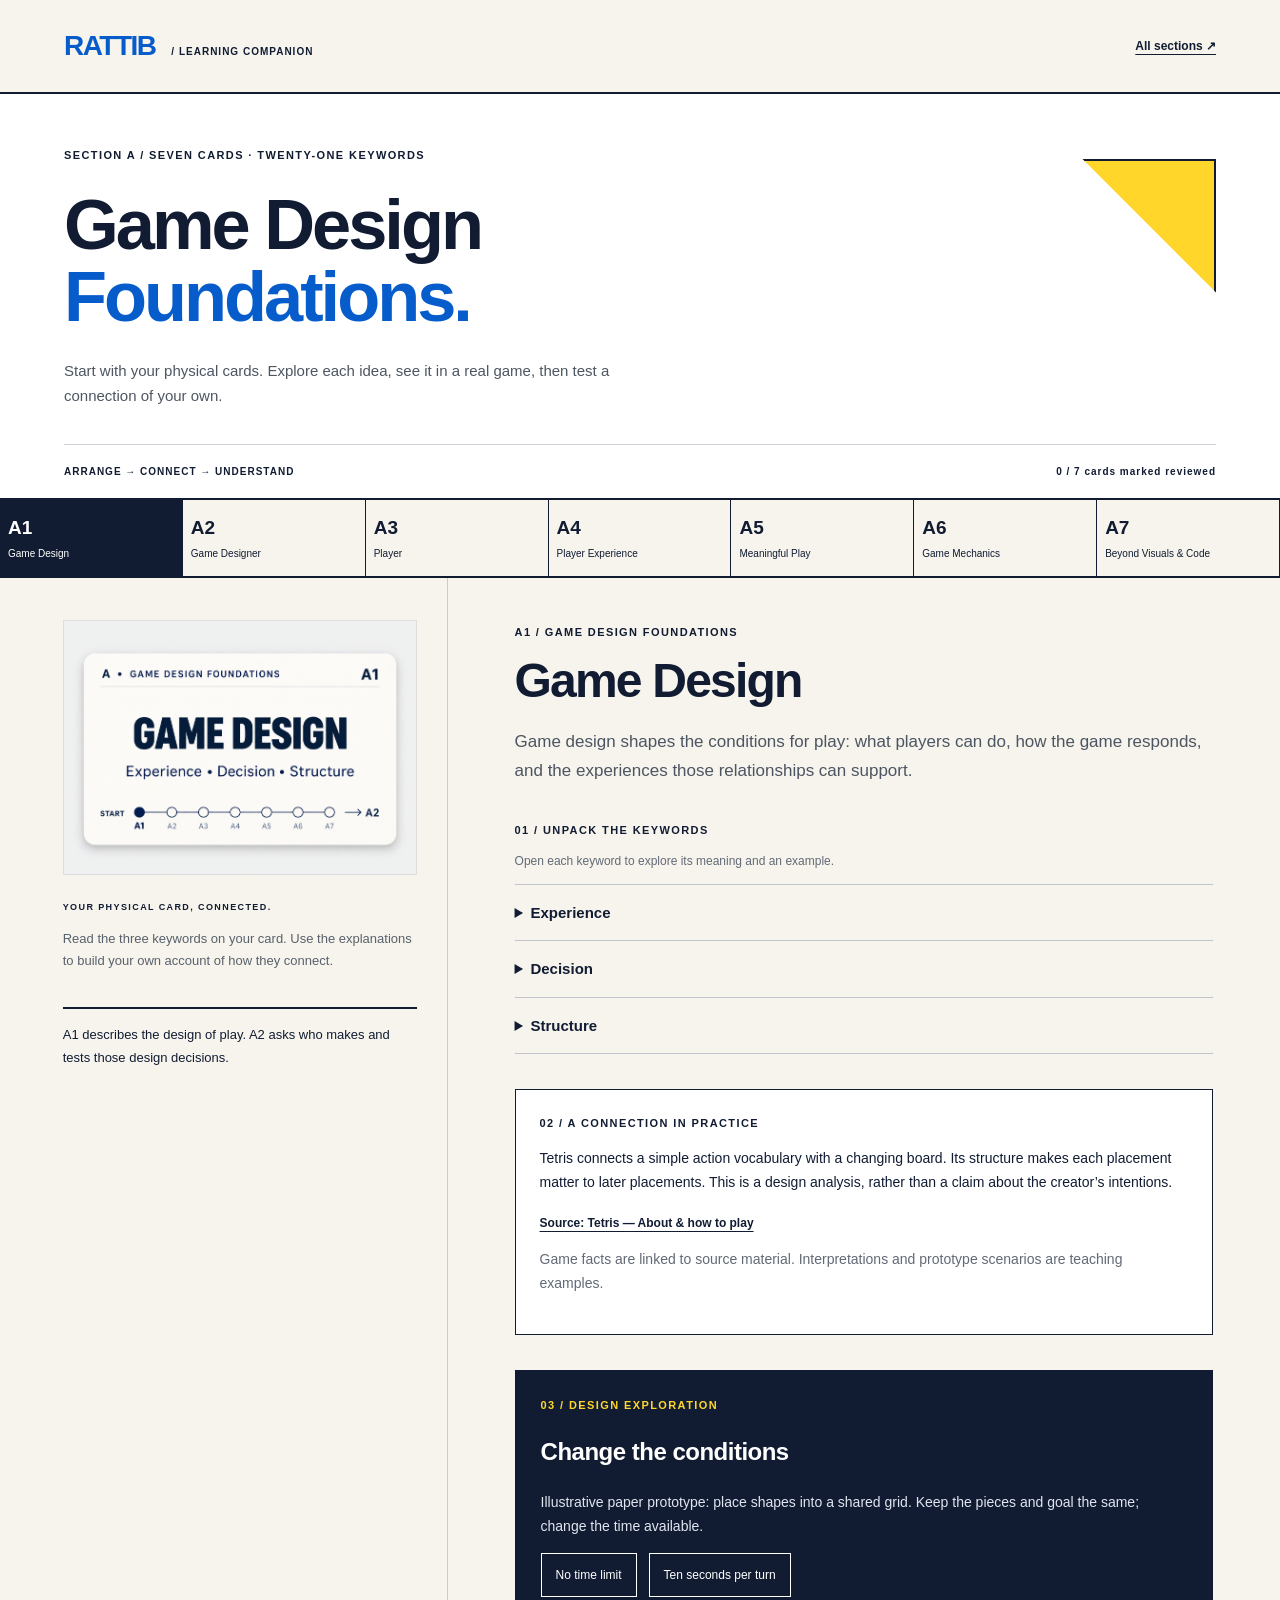
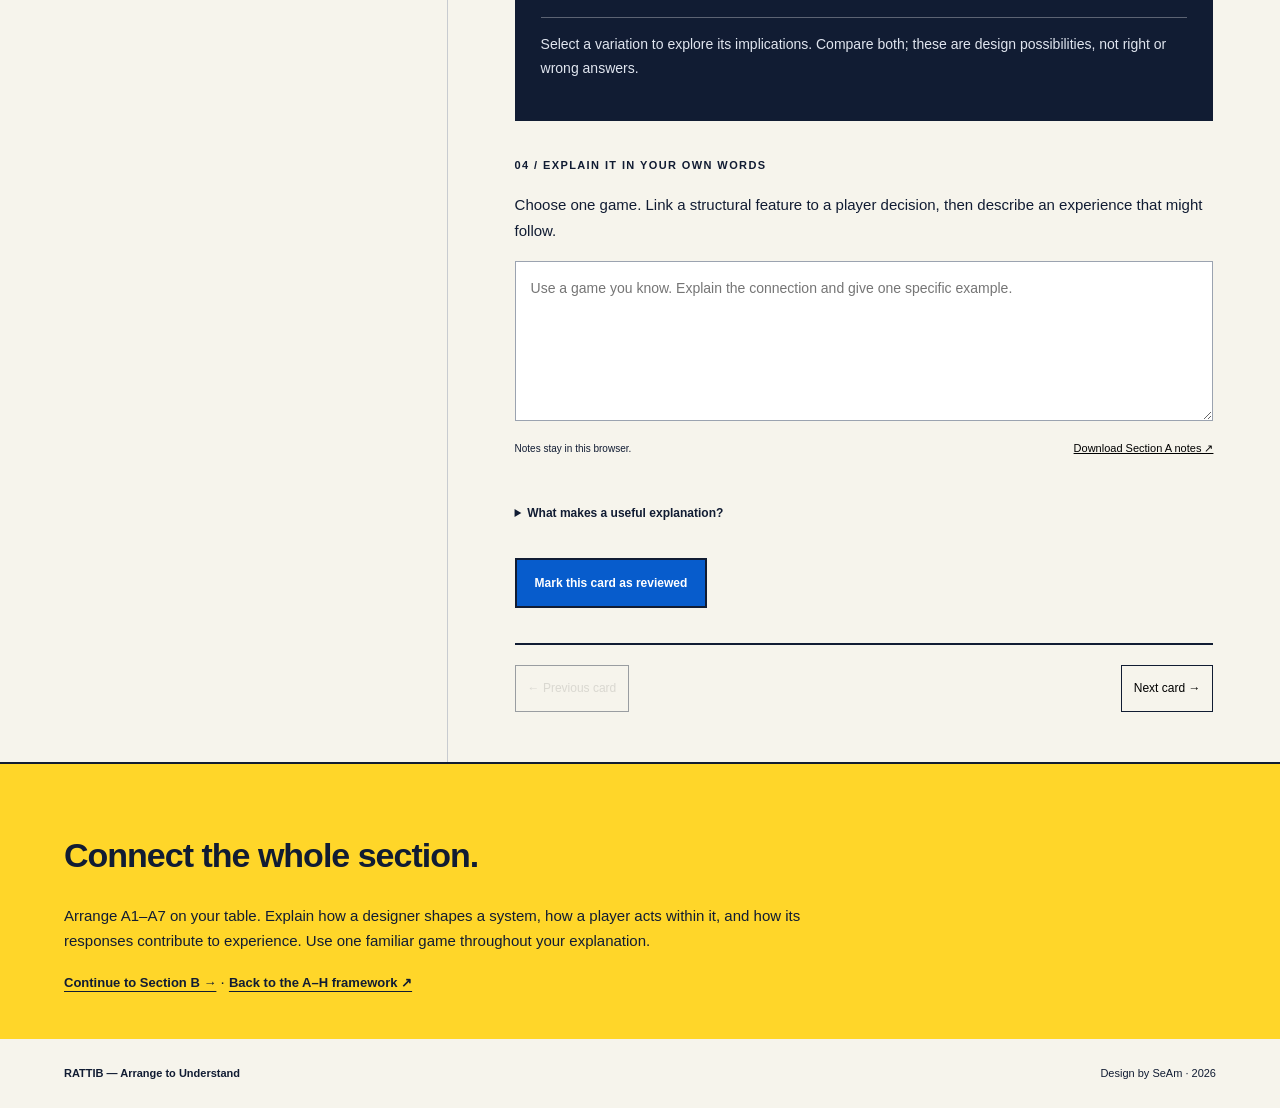
<file: section-a.html>
<!doctype html><html lang="en"><head><meta charset="utf-8"><meta name="viewport" content="width=device-width,initial-scale=1"><title>Section A — Game Design Foundations | RATTIB</title><meta name="description" content="Explore RATTIB cards A1–A7 through 21 keywords, practical examples and interactive design explorations."><link rel="stylesheet" href="section-a.css"><script src="section-a-data.js" defer></script><script src="section-a.js" defer></script></head><body><header><a class="logo" href="index.html">RATTIB<span> / LEARNING COMPANION</span></a><a href="index.html#framework">All sections ↗</a></header><main><section class="intro"><div class="eyebrow">SECTION A / SEVEN CARDS · TWENTY-ONE KEYWORDS</div><h1>Game Design<br><span>Foundations.</span></h1><p>Start with your physical cards. Explore each idea, see it in a real game, then test a connection of your own.</p><div class="introfoot"><span>ARRANGE → CONNECT → UNDERSTAND</span><span id="progress" role="status"></span></div></section><nav class="cardnav" aria-label="Section A cards" id="cardnav"></nav><div class="workspace"><aside><img id="cardimage" alt=""><p class="eyebrow">YOUR PHYSICAL CARD, CONNECTED.</p><p class="asidecopy">Read the three keywords on your card. Use the explanations to build your own account of how they connect.</p><div id="connections"></div></aside><article id="lesson"><div class="eyebrow" id="cardid"></div><h2 id="title"></h2><p class="lead" id="intro"></p><section><h3 class="sectionlabel">01 / Unpack the keywords</h3><p class="hint">Open each keyword to explore its meaning and an example.</p><div id="terms"></div></section><section class="example"><h3 class="sectionlabel">02 / A connection in practice</h3><p id="example"></p><a id="source" target="_blank" rel="noopener"></a><p class="hint">Game facts are linked to source material. Interpretations and prototype scenarios are teaching examples.</p></section><section class="lab"><div class="sectionlabel">03 / Design exploration</div><h3 id="labtitle"></h3><p id="situation"></p><div id="experiment"></div></section><section class="reflect"><h3 class="sectionlabel">04 / Explain it in your own words</h3><label id="question" for="reflection"></label><textarea id="reflection" placeholder="Use a game you know. Explain the connection and give one specific example."></textarea><div class="saverow"><small id="savestatus" role="status">Notes stay in this browser.</small><button id="export">Download Section A notes ↗</button></div><details class="guidance"><summary>What makes a useful explanation?</summary><p>Name the concept accurately, identify a specific action or rule, explain its effect, and acknowledge where different players or situations might produce different experiences. This is a discussion prompt, not an automatically graded answer.</p></details><button id="mark" class="primary"></button></section><div class="paging"><button id="prev">← Previous card</button><button id="next">Next card →</button></div></article></div><section class="wrap"><h2>Connect the whole section.</h2><p>Arrange A1–A7 on your table. Explain how a designer shapes a system, how a player acts within it, and how its responses contribute to experience. Use one familiar game throughout your explanation.</p><a href="section-b.html">Continue to Section B →</a> · <a href="index.html#framework">Back to the A–H framework ↗</a></section></main><footer><b>RATTIB — Arrange to Understand</b><span>Design by SeAm · 2026</span></footer></body></html>
</file>
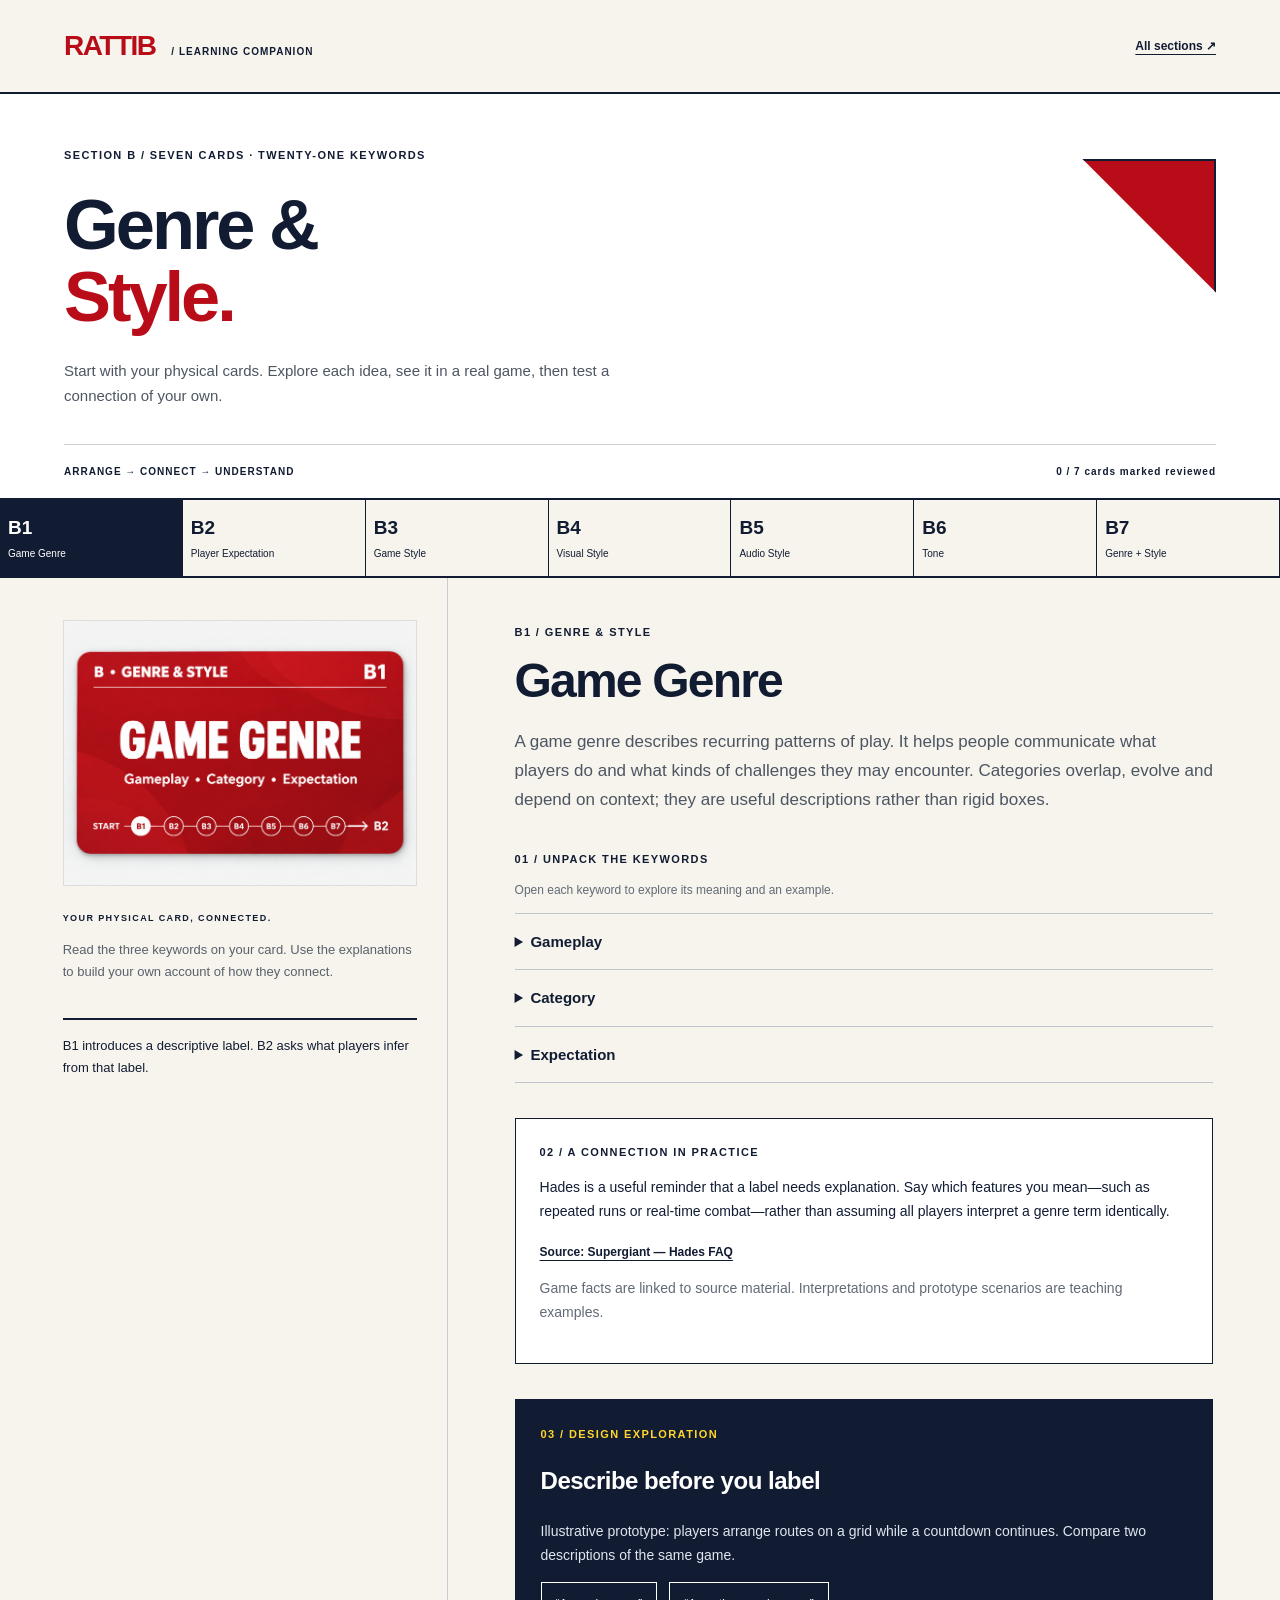
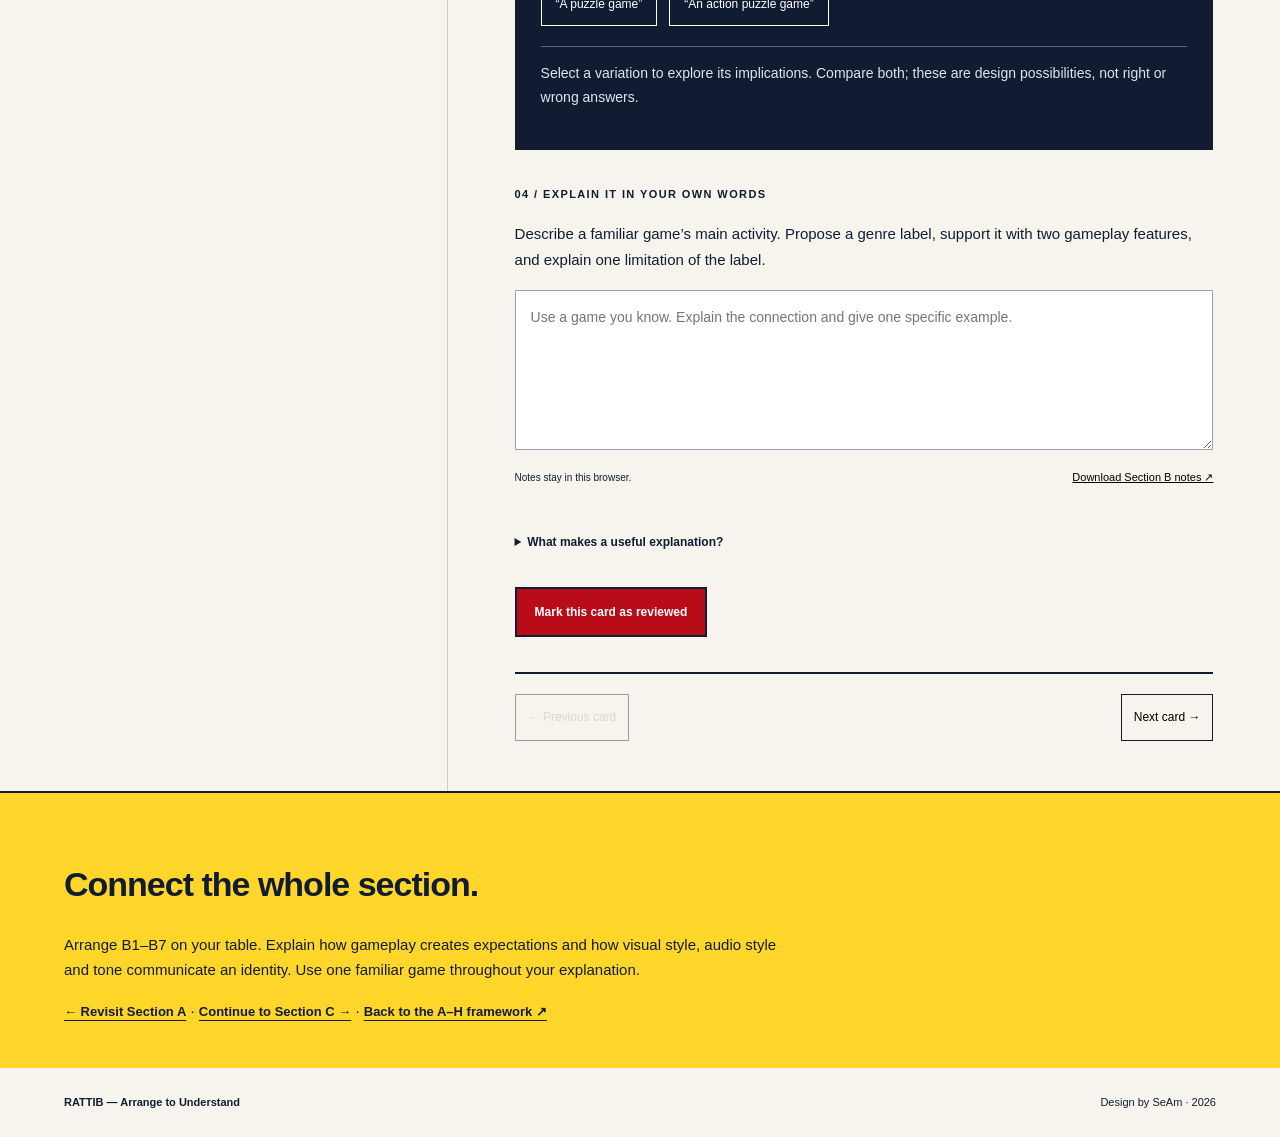
<file: section-b.html>
<!doctype html><html lang="en"><head><meta charset="utf-8"><meta name="viewport" content="width=device-width,initial-scale=1"><title>Section B — Genre &amp; Style | RATTIB</title><meta name="description" content="Explore RATTIB cards B1–B7 through 21 keywords, practical examples and interactive design explorations."><link rel="stylesheet" href="section-b.css"><script src="section-b-data.js" defer></script><script src="section-b.js" defer></script></head><body><header><a class="logo" href="index.html">RATTIB<span> / LEARNING COMPANION</span></a><a href="index.html#framework">All sections ↗</a></header><main><section class="intro"><div class="eyebrow">SECTION B / SEVEN CARDS · TWENTY-ONE KEYWORDS</div><h1>Genre &amp;<br><span>Style.</span></h1><p>Start with your physical cards. Explore each idea, see it in a real game, then test a connection of your own.</p><div class="introfoot"><span>ARRANGE → CONNECT → UNDERSTAND</span><span id="progress" role="status"></span></div></section><nav class="cardnav" aria-label="Section B cards" id="cardnav"></nav><div class="workspace"><aside><img id="cardimage" alt=""><p class="eyebrow">YOUR PHYSICAL CARD, CONNECTED.</p><p class="asidecopy">Read the three keywords on your card. Use the explanations to build your own account of how they connect.</p><div id="connections"></div></aside><article id="lesson"><div class="eyebrow" id="cardid"></div><h2 id="title"></h2><p class="lead" id="intro"></p><section><h3 class="sectionlabel">01 / Unpack the keywords</h3><p class="hint">Open each keyword to explore its meaning and an example.</p><div id="terms"></div></section><section class="example"><h3 class="sectionlabel">02 / A connection in practice</h3><p id="example"></p><a id="source" target="_blank" rel="noopener"></a><p class="hint">Game facts are linked to source material. Interpretations and prototype scenarios are teaching examples.</p></section><section class="lab"><div class="sectionlabel">03 / Design exploration</div><h3 id="labtitle"></h3><p id="situation"></p><div id="experiment"></div></section><section class="reflect"><h3 class="sectionlabel">04 / Explain it in your own words</h3><label id="question" for="reflection"></label><textarea id="reflection" placeholder="Use a game you know. Explain the connection and give one specific example."></textarea><div class="saverow"><small id="savestatus" role="status">Notes stay in this browser.</small><button id="export">Download Section B notes ↗</button></div><details class="guidance"><summary>What makes a useful explanation?</summary><p>Name the concept accurately, identify a specific action or rule, explain its effect, and acknowledge where different players or situations might produce different experiences. This is a discussion prompt, not an automatically graded answer.</p></details><button id="mark" class="primary"></button></section><div class="paging"><button id="prev">← Previous card</button><button id="next">Next card →</button></div></article></div><section class="wrap"><h2>Connect the whole section.</h2><p>Arrange B1–B7 on your table. Explain how gameplay creates expectations and how visual style, audio style and tone communicate an identity. Use one familiar game throughout your explanation.</p><a href="section-a.html">← Revisit Section A</a> · <a href="section-c.html">Continue to Section C →</a> · <a href="index.html#framework">Back to the A–H framework ↗</a></section></main><footer><b>RATTIB — Arrange to Understand</b><span>Design by SeAm · 2026</span></footer></body></html>
</file>
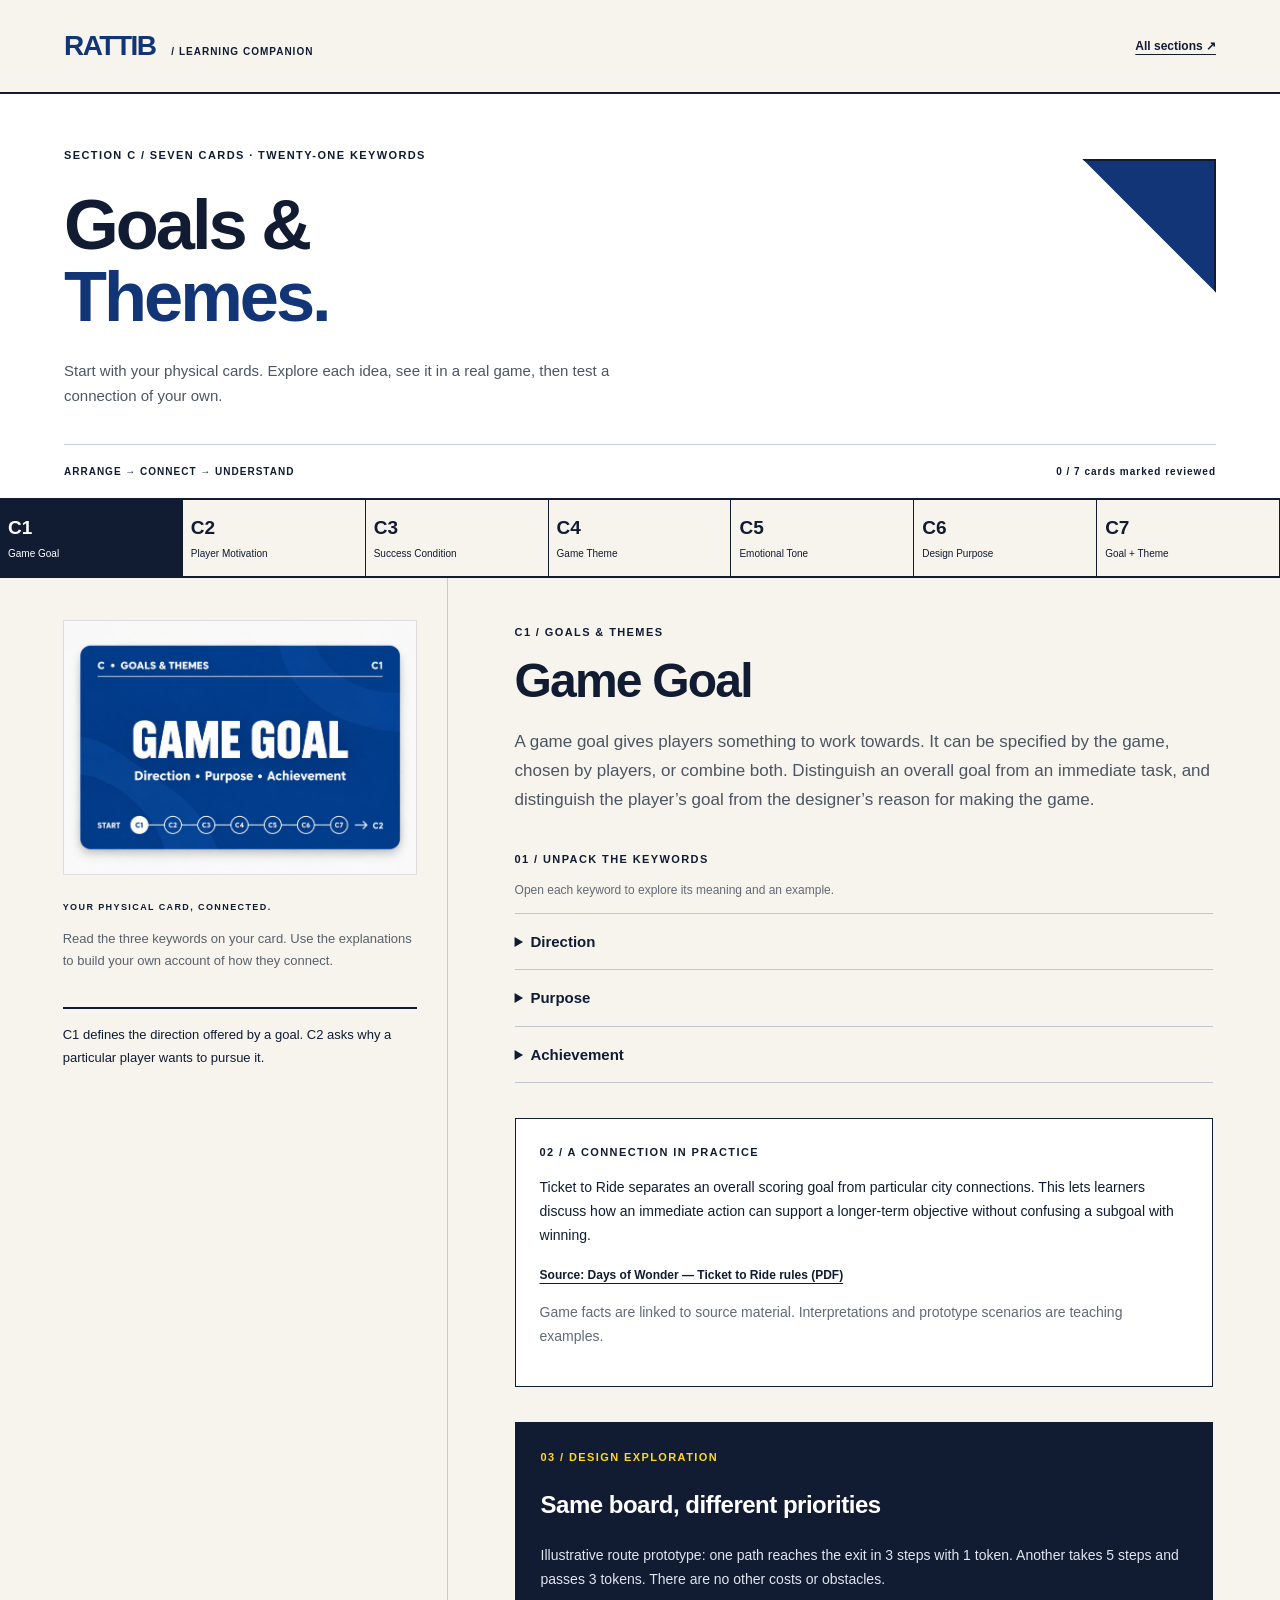
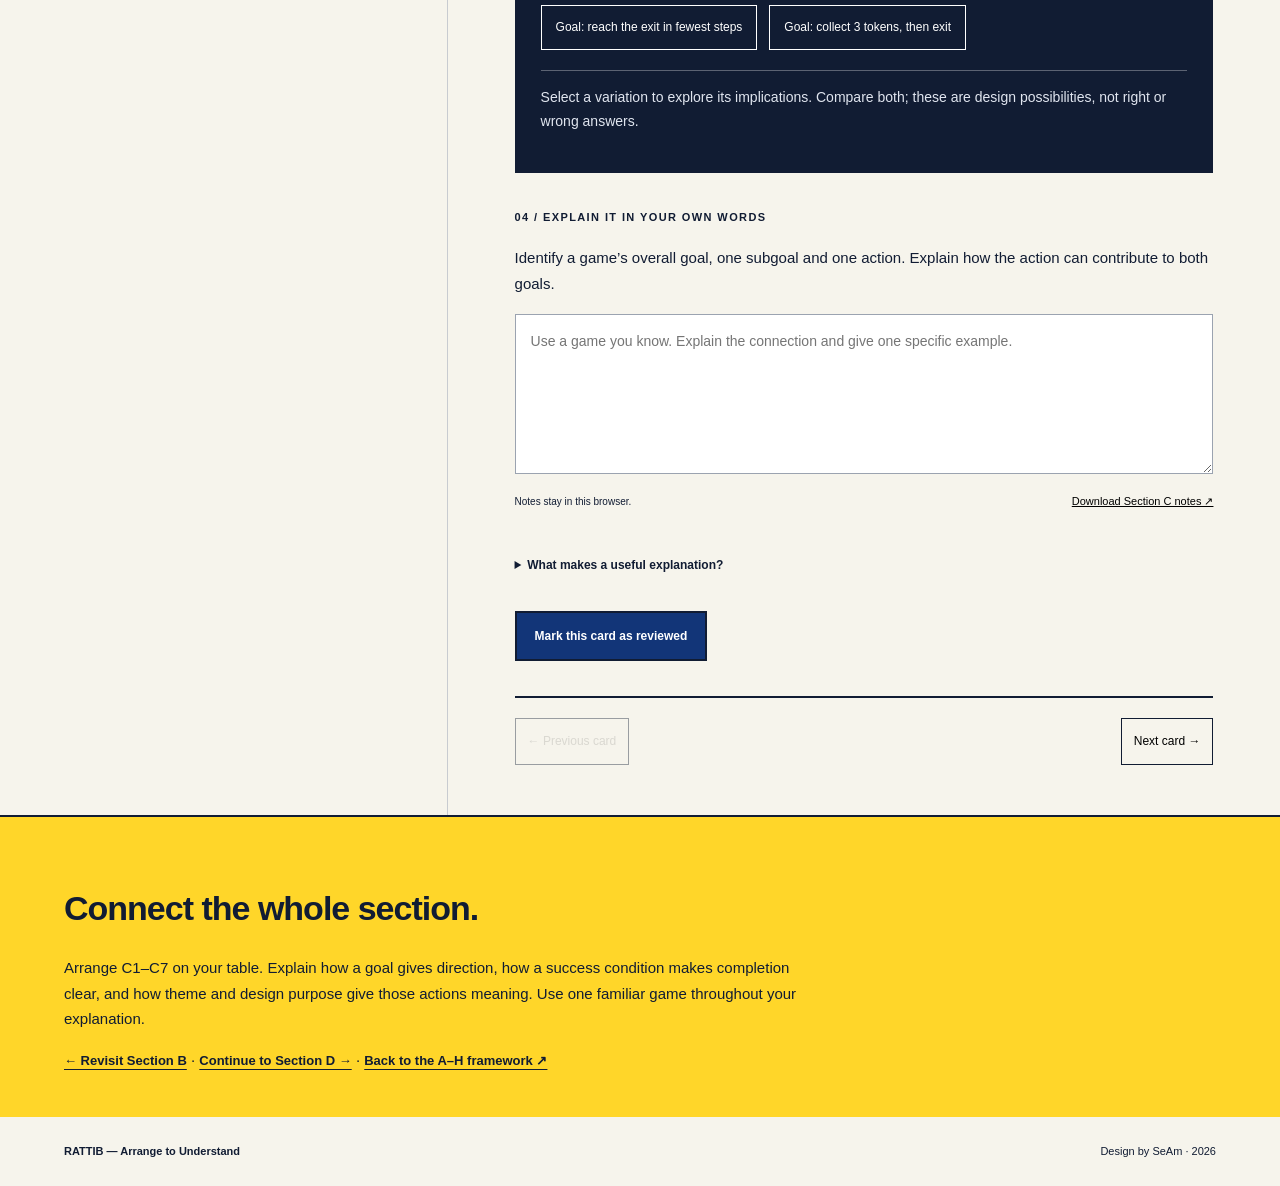
<file: section-c.html>
<!doctype html><html lang="en"><head><meta charset="utf-8"><meta name="viewport" content="width=device-width,initial-scale=1"><title>Section C — Goals &amp; Themes | RATTIB</title><meta name="description" content="Explore RATTIB cards C1–C7 through 21 keywords, practical examples and interactive design explorations."><link rel="stylesheet" href="section-c.css"><script src="section-c-data.js" defer></script><script src="section-c.js" defer></script></head><body><header><a class="logo" href="index.html">RATTIB<span> / LEARNING COMPANION</span></a><a href="index.html#framework">All sections ↗</a></header><main><section class="intro"><div class="eyebrow">SECTION C / SEVEN CARDS · TWENTY-ONE KEYWORDS</div><h1>Goals &amp;<br><span>Themes.</span></h1><p>Start with your physical cards. Explore each idea, see it in a real game, then test a connection of your own.</p><div class="introfoot"><span>ARRANGE → CONNECT → UNDERSTAND</span><span id="progress" role="status"></span></div></section><nav class="cardnav" aria-label="Section C cards" id="cardnav"></nav><div class="workspace"><aside><img id="cardimage" alt=""><p class="eyebrow">YOUR PHYSICAL CARD, CONNECTED.</p><p class="asidecopy">Read the three keywords on your card. Use the explanations to build your own account of how they connect.</p><div id="connections"></div></aside><article id="lesson"><div class="eyebrow" id="cardid"></div><h2 id="title"></h2><p class="lead" id="intro"></p><section><h3 class="sectionlabel">01 / Unpack the keywords</h3><p class="hint">Open each keyword to explore its meaning and an example.</p><div id="terms"></div></section><section class="example"><h3 class="sectionlabel">02 / A connection in practice</h3><p id="example"></p><a id="source" target="_blank" rel="noopener"></a><p class="hint">Game facts are linked to source material. Interpretations and prototype scenarios are teaching examples.</p></section><section class="lab"><div class="sectionlabel">03 / Design exploration</div><h3 id="labtitle"></h3><p id="situation"></p><div id="experiment"></div></section><section class="reflect"><h3 class="sectionlabel">04 / Explain it in your own words</h3><label id="question" for="reflection"></label><textarea id="reflection" placeholder="Use a game you know. Explain the connection and give one specific example."></textarea><div class="saverow"><small id="savestatus" role="status">Notes stay in this browser.</small><button id="export">Download Section C notes ↗</button></div><details class="guidance"><summary>What makes a useful explanation?</summary><p>Name the concept accurately, identify a specific action or rule, explain its effect, and acknowledge where different players or situations might produce different experiences. This is a discussion prompt, not an automatically graded answer.</p></details><button id="mark" class="primary"></button></section><div class="paging"><button id="prev">← Previous card</button><button id="next">Next card →</button></div></article></div><section class="wrap"><h2>Connect the whole section.</h2><p>Arrange C1–C7 on your table. Explain how a goal gives direction, how a success condition makes completion clear, and how theme and design purpose give those actions meaning. Use one familiar game throughout your explanation.</p><a href="section-b.html">← Revisit Section B</a> · <a href="section-d.html">Continue to Section D →</a> · <a href="index.html#framework">Back to the A–H framework ↗</a></section></main><footer><b>RATTIB — Arrange to Understand</b><span>Design by SeAm · 2026</span></footer></body></html>
</file>
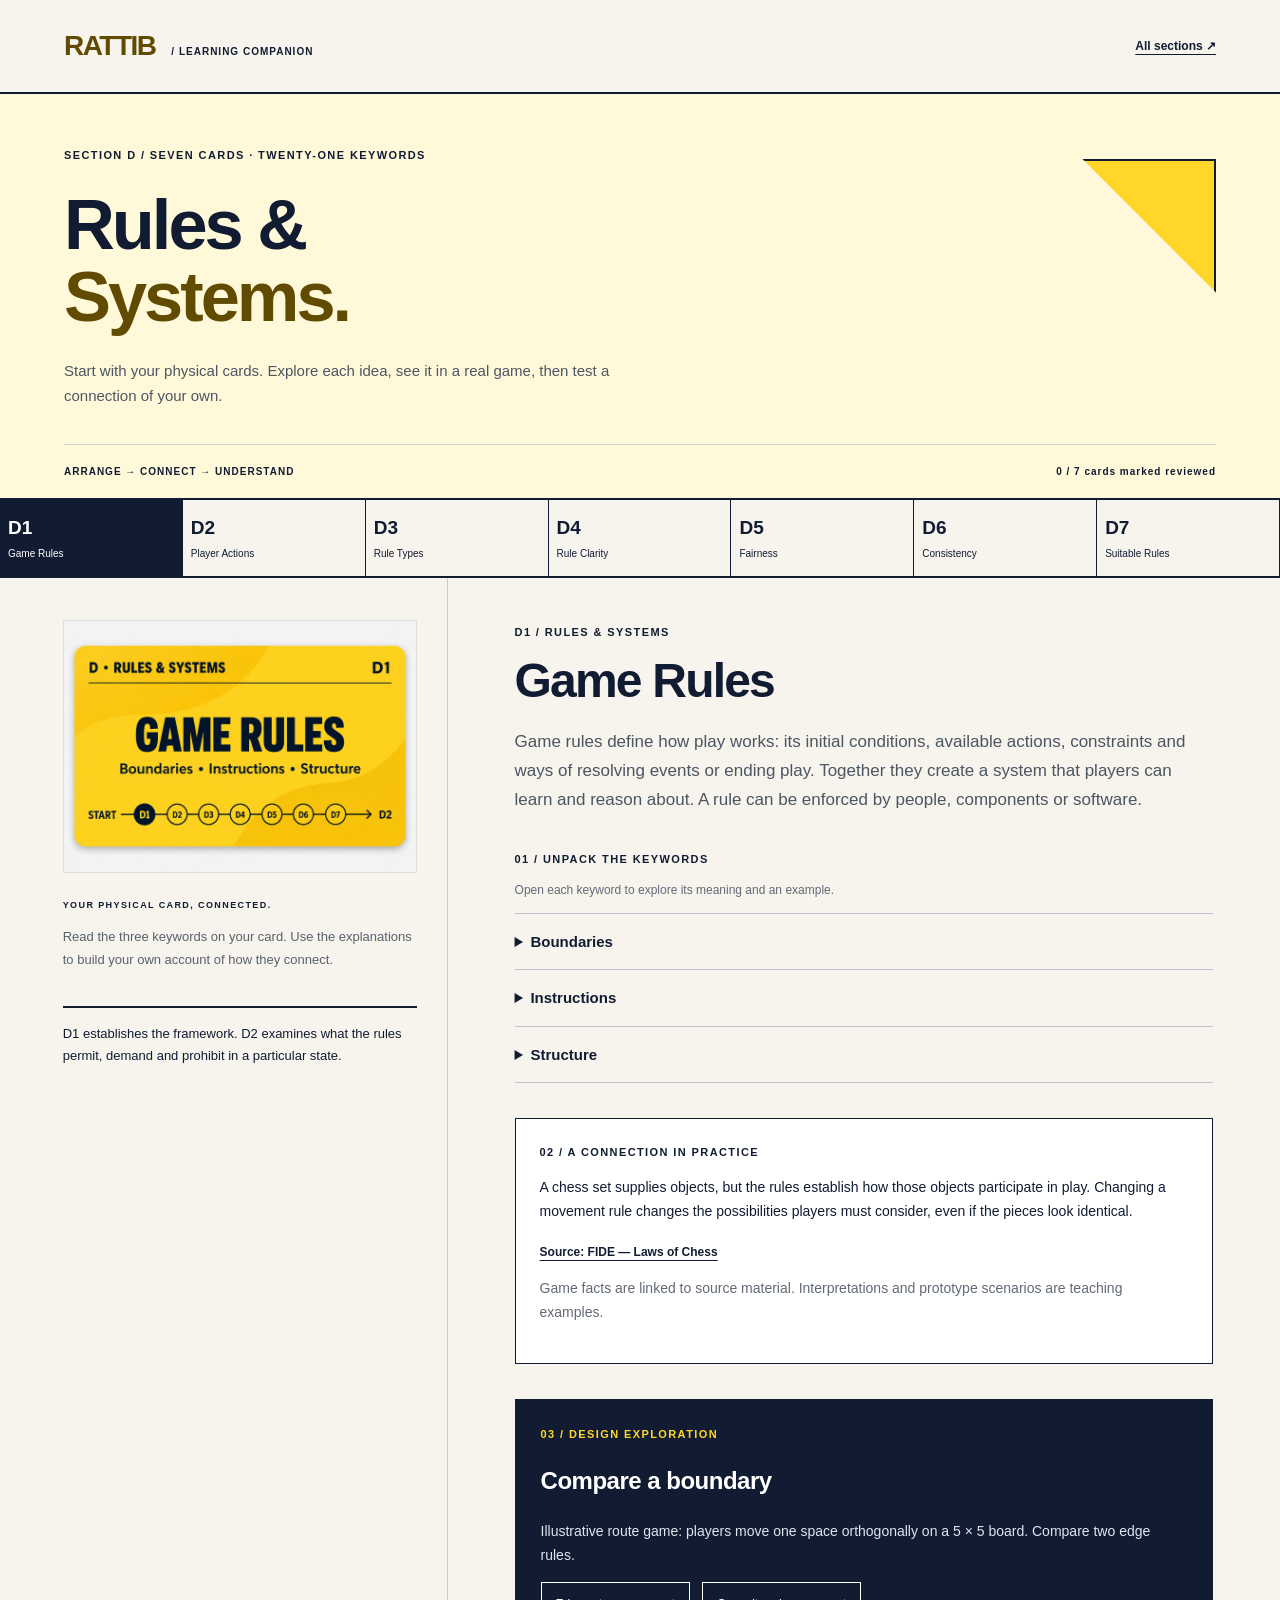
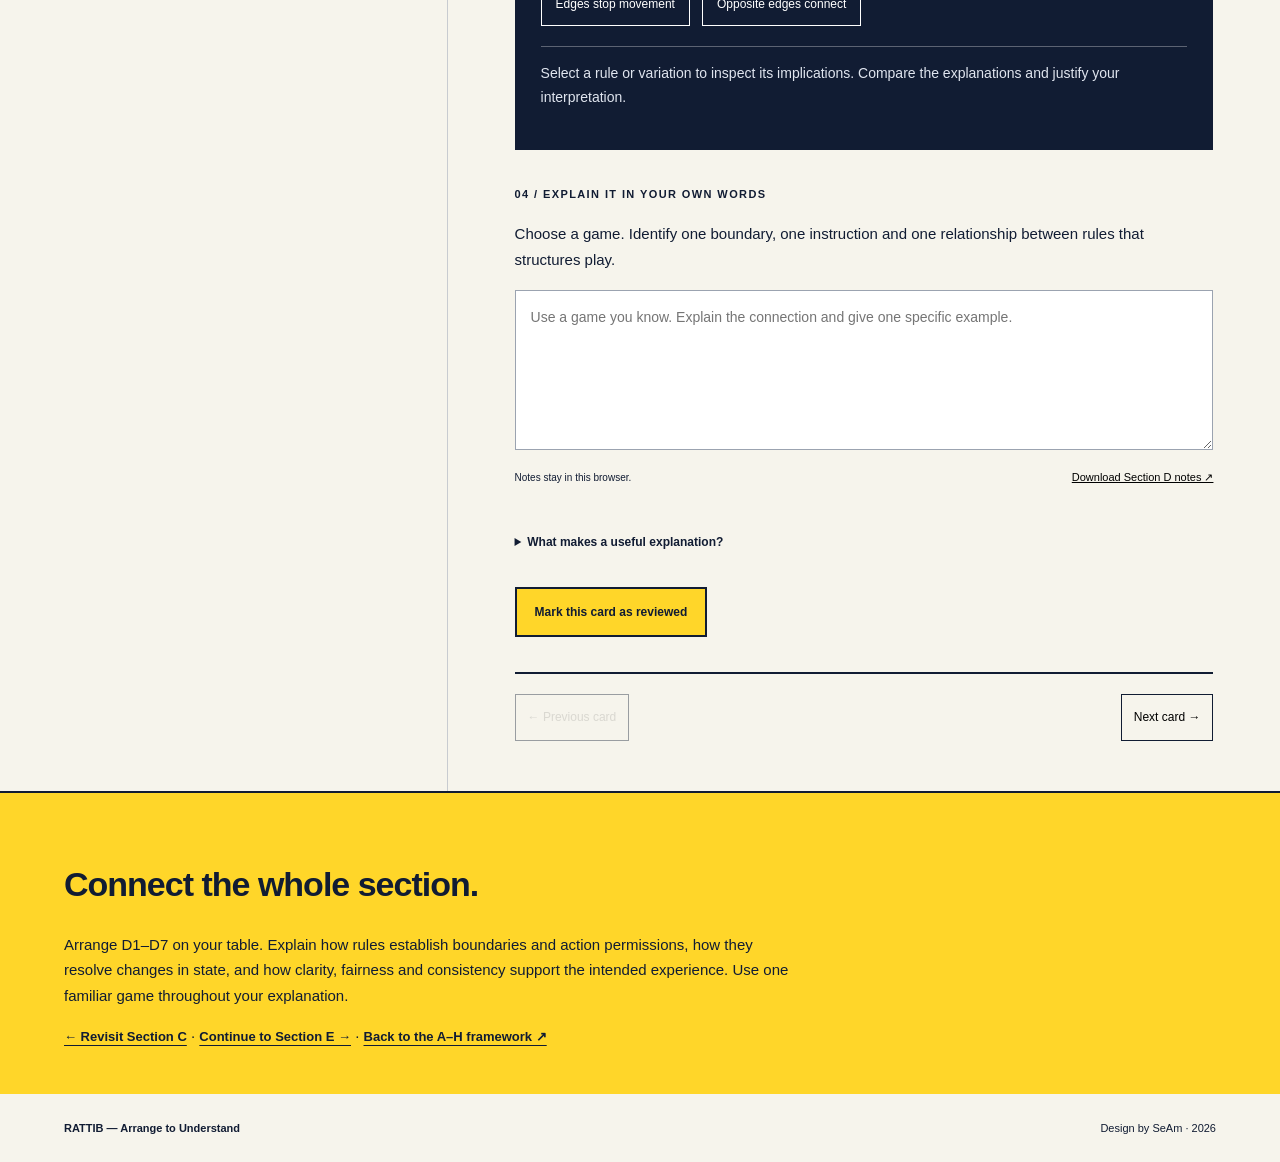
<file: section-d.html>
<!doctype html><html lang="en"><head><meta charset="utf-8"><meta name="viewport" content="width=device-width,initial-scale=1"><title>Section D — Rules &amp; Systems | RATTIB</title><meta name="description" content="Explore RATTIB cards D1–D7 through 21 keywords, practical examples and interactive design explorations."><link rel="stylesheet" href="section-d.css"><script src="section-d-data.js" defer></script><script src="section-d.js" defer></script></head><body><header><a class="logo" href="index.html">RATTIB<span> / LEARNING COMPANION</span></a><a href="index.html#framework">All sections ↗</a></header><main><section class="intro"><div class="eyebrow">SECTION D / SEVEN CARDS · TWENTY-ONE KEYWORDS</div><h1>Rules &amp;<br><span>Systems.</span></h1><p>Start with your physical cards. Explore each idea, see it in a real game, then test a connection of your own.</p><div class="introfoot"><span>ARRANGE → CONNECT → UNDERSTAND</span><span id="progress" role="status"></span></div></section><nav class="cardnav" aria-label="Section D cards" id="cardnav"></nav><div class="workspace"><aside><img id="cardimage" alt=""><p class="eyebrow">YOUR PHYSICAL CARD, CONNECTED.</p><p class="asidecopy">Read the three keywords on your card. Use the explanations to build your own account of how they connect.</p><div id="connections"></div></aside><article id="lesson"><div class="eyebrow" id="cardid"></div><h2 id="title"></h2><p class="lead" id="intro"></p><section><h3 class="sectionlabel">01 / Unpack the keywords</h3><p class="hint">Open each keyword to explore its meaning and an example.</p><div id="terms"></div></section><section class="example"><h3 class="sectionlabel">02 / A connection in practice</h3><p id="example"></p><a id="source" target="_blank" rel="noopener"></a><p class="hint">Game facts are linked to source material. Interpretations and prototype scenarios are teaching examples.</p></section><section class="lab"><div class="sectionlabel">03 / Design exploration</div><h3 id="labtitle"></h3><p id="situation"></p><div id="experiment"></div></section><section class="reflect"><h3 class="sectionlabel">04 / Explain it in your own words</h3><label id="question" for="reflection"></label><textarea id="reflection" placeholder="Use a game you know. Explain the connection and give one specific example."></textarea><div class="saverow"><small id="savestatus" role="status">Notes stay in this browser.</small><button id="export">Download Section D notes ↗</button></div><details class="guidance"><summary>What makes a useful explanation?</summary><p>Name the concept accurately, identify a specific action or rule, explain its effect, and acknowledge where different players or situations might produce different experiences. This is a discussion prompt, not an automatically graded answer.</p></details><button id="mark" class="primary"></button></section><div class="paging"><button id="prev">← Previous card</button><button id="next">Next card →</button></div></article></div><section class="wrap"><h2>Connect the whole section.</h2><p>Arrange D1–D7 on your table. Explain how rules establish boundaries and action permissions, how they resolve changes in state, and how clarity, fairness and consistency support the intended experience. Use one familiar game throughout your explanation.</p><a href="section-c.html">← Revisit Section C</a> · <a href="section-e.html">Continue to Section E →</a> · <a href="index.html#framework">Back to the A–H framework ↗</a></section></main><footer><b>RATTIB — Arrange to Understand</b><span>Design by SeAm · 2026</span></footer></body></html>
</file>
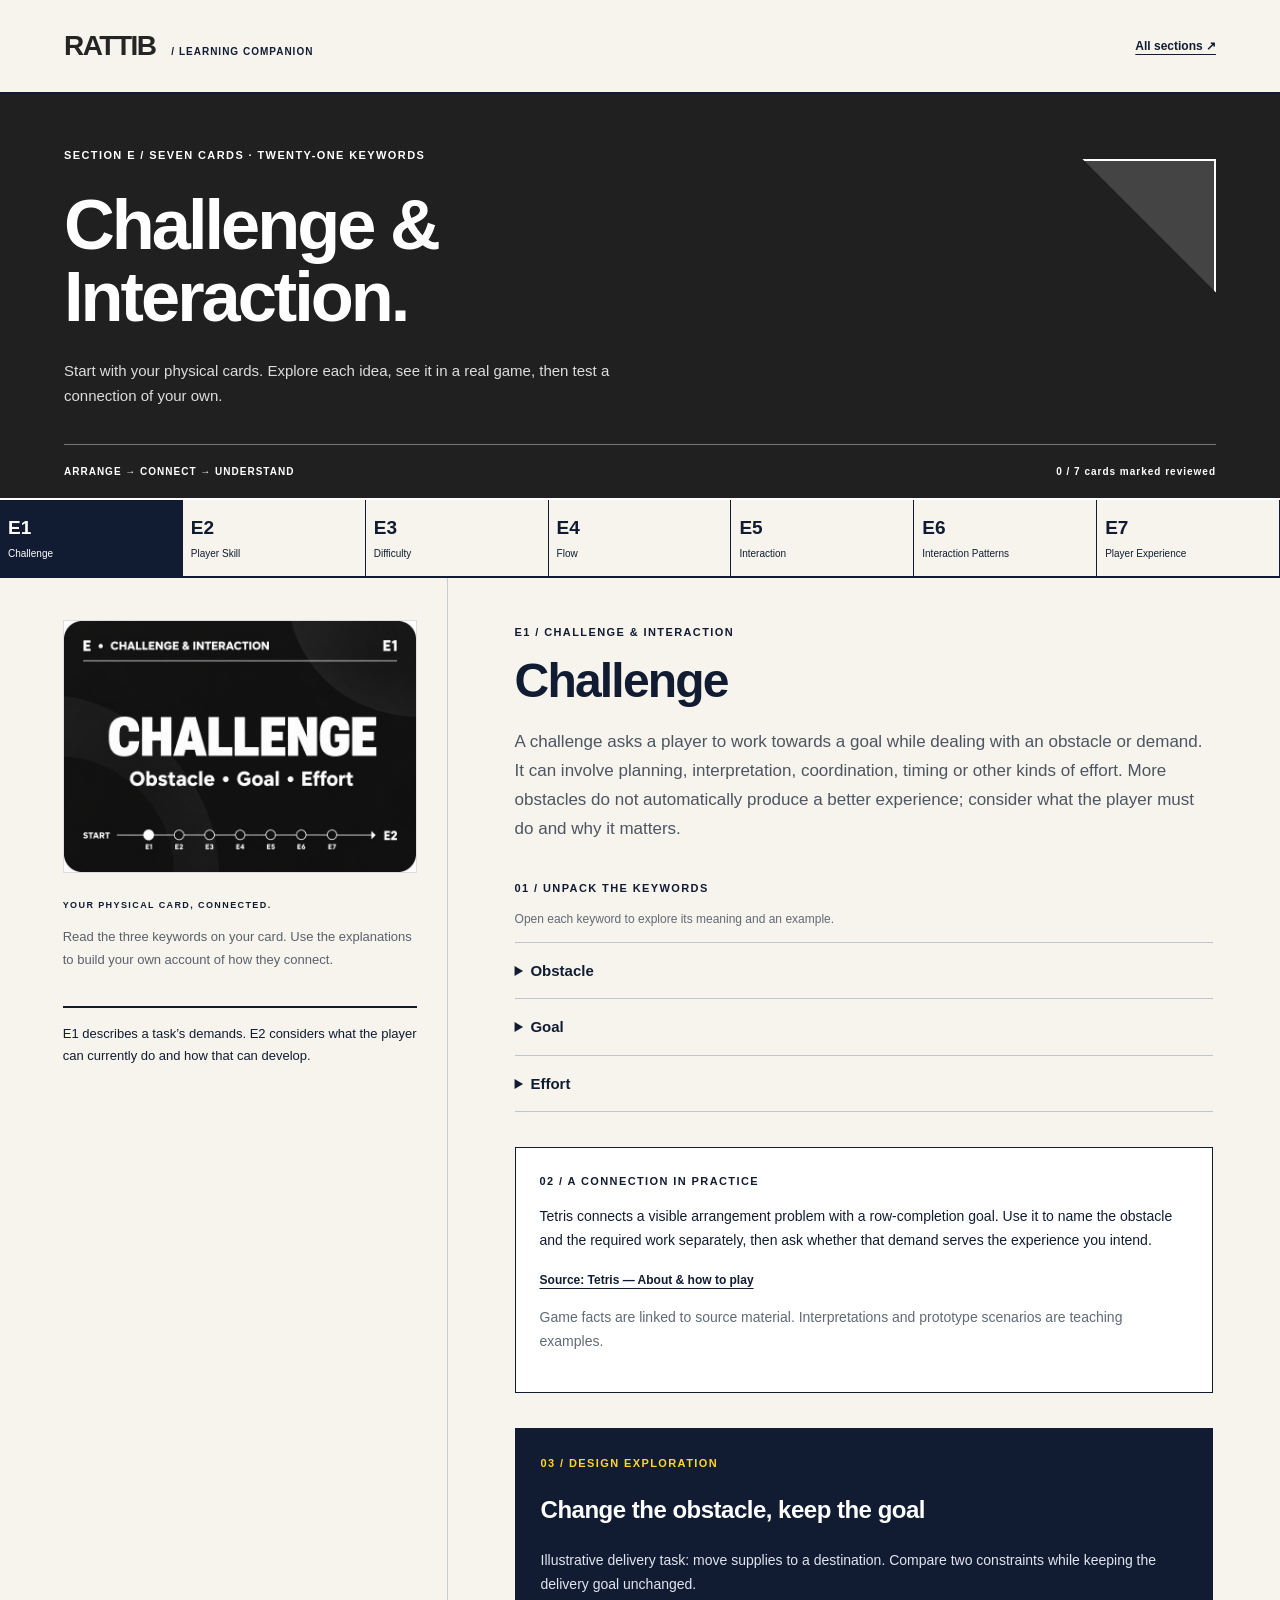
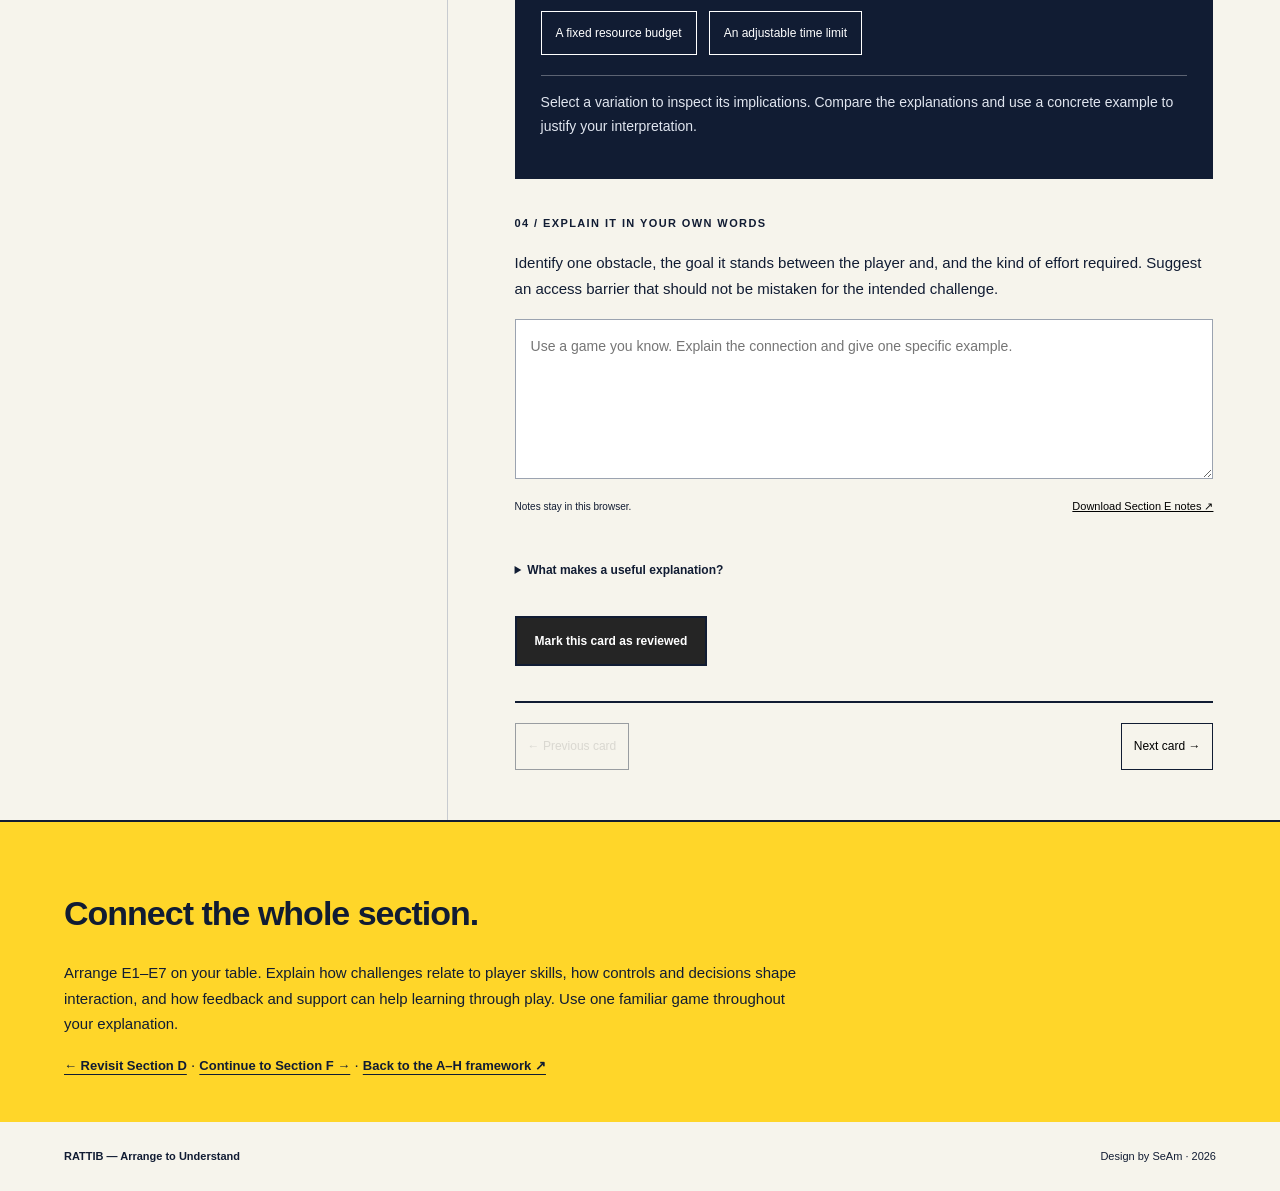
<file: section-e.html>
<!doctype html><html lang="en"><head><meta charset="utf-8"><meta name="viewport" content="width=device-width,initial-scale=1"><title>Section E — Challenge &amp; Interaction | RATTIB</title><meta name="description" content="Explore RATTIB cards E1–E7 through 21 keywords, practical examples and interactive design explorations."><link rel="stylesheet" href="section-e.css"><script src="section-e-data.js" defer></script><script src="section-e.js" defer></script></head><body><header><a class="logo" href="index.html">RATTIB<span> / LEARNING COMPANION</span></a><a href="index.html#framework">All sections ↗</a></header><main><section class="intro"><div class="eyebrow">SECTION E / SEVEN CARDS · TWENTY-ONE KEYWORDS</div><h1>Challenge &amp;<br><span>Interaction.</span></h1><p>Start with your physical cards. Explore each idea, see it in a real game, then test a connection of your own.</p><div class="introfoot"><span>ARRANGE → CONNECT → UNDERSTAND</span><span id="progress" role="status"></span></div></section><nav class="cardnav" aria-label="Section E cards" id="cardnav"></nav><div class="workspace"><aside><img id="cardimage" alt=""><p class="eyebrow">YOUR PHYSICAL CARD, CONNECTED.</p><p class="asidecopy">Read the three keywords on your card. Use the explanations to build your own account of how they connect.</p><div id="connections"></div></aside><article id="lesson"><div class="eyebrow" id="cardid"></div><h2 id="title"></h2><p class="lead" id="intro"></p><section><h3 class="sectionlabel">01 / Unpack the keywords</h3><p class="hint">Open each keyword to explore its meaning and an example.</p><div id="terms"></div></section><section class="example"><h3 class="sectionlabel">02 / A connection in practice</h3><p id="example"></p><a id="source" target="_blank" rel="noopener"></a><p class="hint">Game facts are linked to source material. Interpretations and prototype scenarios are teaching examples.</p></section><section class="lab"><div class="sectionlabel">03 / Design exploration</div><h3 id="labtitle"></h3><p id="situation"></p><div id="experiment"></div></section><section class="reflect"><h3 class="sectionlabel">04 / Explain it in your own words</h3><label id="question" for="reflection"></label><textarea id="reflection" placeholder="Use a game you know. Explain the connection and give one specific example."></textarea><div class="saverow"><small id="savestatus" role="status">Notes stay in this browser.</small><button id="export">Download Section E notes ↗</button></div><details class="guidance"><summary>What makes a useful explanation?</summary><p>Name the concept accurately, identify a specific action or rule, explain its effect, and acknowledge where different players or situations might produce different experiences. This is a discussion prompt, not an automatically graded answer.</p></details><button id="mark" class="primary"></button></section><div class="paging"><button id="prev">← Previous card</button><button id="next">Next card →</button></div></article></div><section class="wrap"><h2>Connect the whole section.</h2><p>Arrange E1–E7 on your table. Explain how challenges relate to player skills, how controls and decisions shape interaction, and how feedback and support can help learning through play. Use one familiar game throughout your explanation.</p><a href="section-d.html">← Revisit Section D</a> · <a href="section-f.html">Continue to Section F →</a> · <a href="index.html#framework">Back to the A–H framework ↗</a></section></main><footer><b>RATTIB — Arrange to Understand</b><span>Design by SeAm · 2026</span></footer></body></html>
</file>
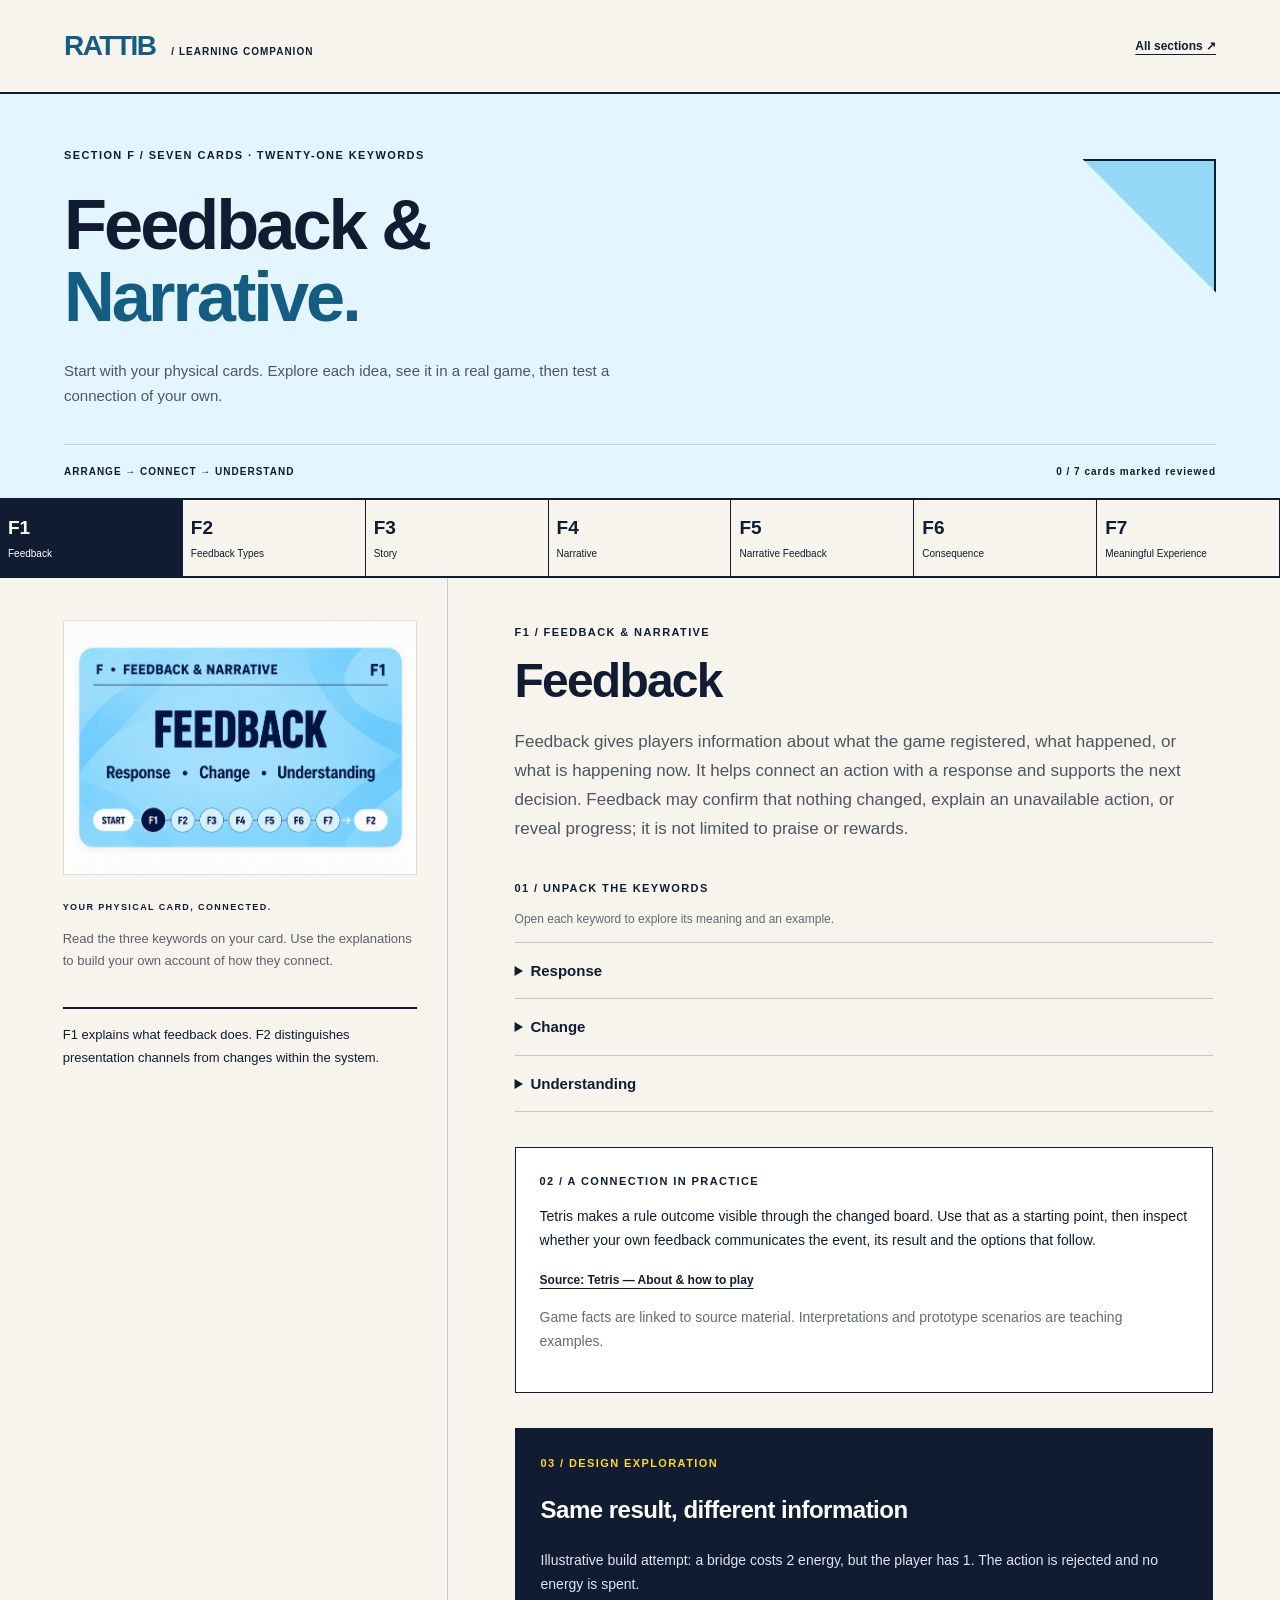
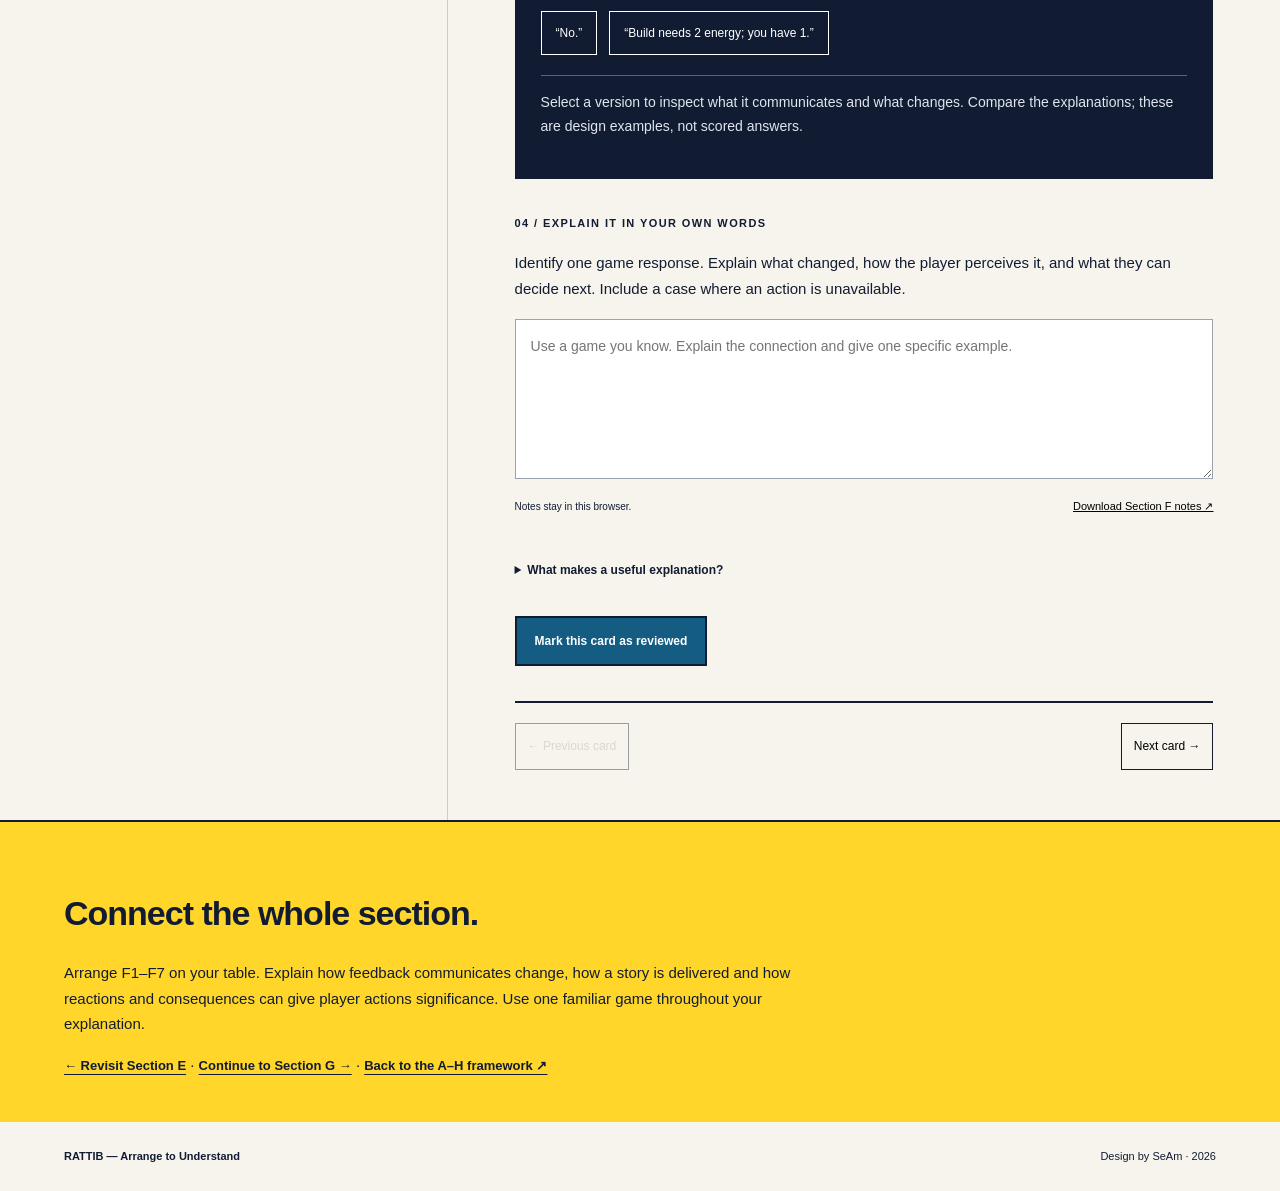
<file: section-f.html>
<!doctype html><html lang="en"><head><meta charset="utf-8"><meta name="viewport" content="width=device-width,initial-scale=1"><title>Section F — Feedback &amp; Narrative | RATTIB</title><meta name="description" content="Explore RATTIB cards F1–F7 through 21 keywords, practical examples and interactive design explorations."><link rel="stylesheet" href="section-f.css"><script src="section-f-data.js" defer></script><script src="section-f.js" defer></script></head><body><header><a class="logo" href="index.html">RATTIB<span> / LEARNING COMPANION</span></a><a href="index.html#framework">All sections ↗</a></header><main><section class="intro"><div class="eyebrow">SECTION F / SEVEN CARDS · TWENTY-ONE KEYWORDS</div><h1>Feedback &amp;<br><span>Narrative.</span></h1><p>Start with your physical cards. Explore each idea, see it in a real game, then test a connection of your own.</p><div class="introfoot"><span>ARRANGE → CONNECT → UNDERSTAND</span><span id="progress" role="status"></span></div></section><nav class="cardnav" aria-label="Section F cards" id="cardnav"></nav><div class="workspace"><aside><img id="cardimage" alt=""><p class="eyebrow">YOUR PHYSICAL CARD, CONNECTED.</p><p class="asidecopy">Read the three keywords on your card. Use the explanations to build your own account of how they connect.</p><div id="connections"></div></aside><article id="lesson"><div class="eyebrow" id="cardid"></div><h2 id="title"></h2><p class="lead" id="intro"></p><section><h3 class="sectionlabel">01 / Unpack the keywords</h3><p class="hint">Open each keyword to explore its meaning and an example.</p><div id="terms"></div></section><section class="example"><h3 class="sectionlabel">02 / A connection in practice</h3><p id="example"></p><a id="source" target="_blank" rel="noopener"></a><p class="hint">Game facts are linked to source material. Interpretations and prototype scenarios are teaching examples.</p></section><section class="lab"><div class="sectionlabel">03 / Design exploration</div><h3 id="labtitle"></h3><p id="situation"></p><div id="experiment"></div></section><section class="reflect"><h3 class="sectionlabel">04 / Explain it in your own words</h3><label id="question" for="reflection"></label><textarea id="reflection" placeholder="Use a game you know. Explain the connection and give one specific example."></textarea><div class="saverow"><small id="savestatus" role="status">Notes stay in this browser.</small><button id="export">Download Section F notes ↗</button></div><details class="guidance"><summary>What makes a useful explanation?</summary><p>Name the concept accurately, identify a specific action or rule, explain its effect, and acknowledge where different players or situations might produce different experiences. This is a discussion prompt, not an automatically graded answer.</p></details><button id="mark" class="primary"></button></section><div class="paging"><button id="prev">← Previous card</button><button id="next">Next card →</button></div></article></div><section class="wrap"><h2>Connect the whole section.</h2><p>Arrange F1–F7 on your table. Explain how feedback communicates change, how a story is delivered and how reactions and consequences can give player actions significance. Use one familiar game throughout your explanation.</p><a href="section-e.html">← Revisit Section E</a> · <a href="section-g.html">Continue to Section G →</a> · <a href="index.html#framework">Back to the A–H framework ↗</a></section></main><footer><b>RATTIB — Arrange to Understand</b><span>Design by SeAm · 2026</span></footer></body></html>
</file>
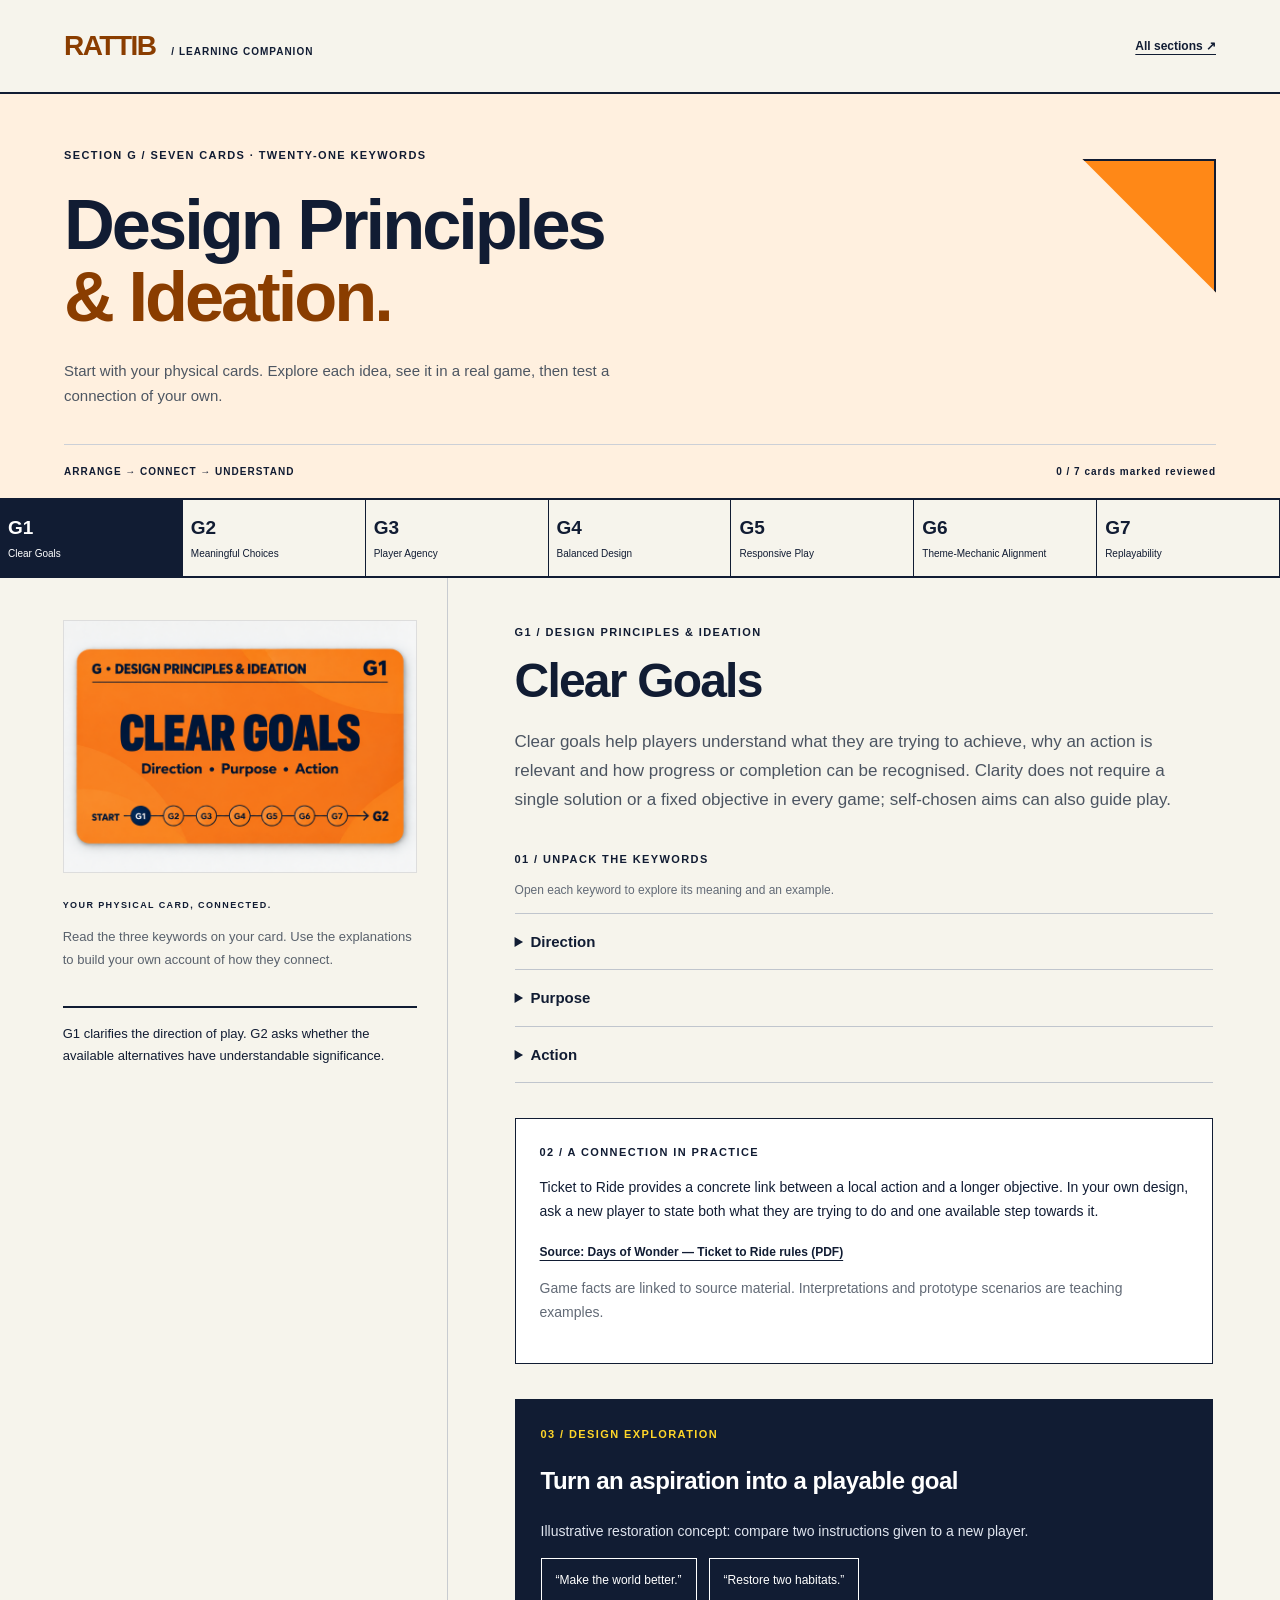
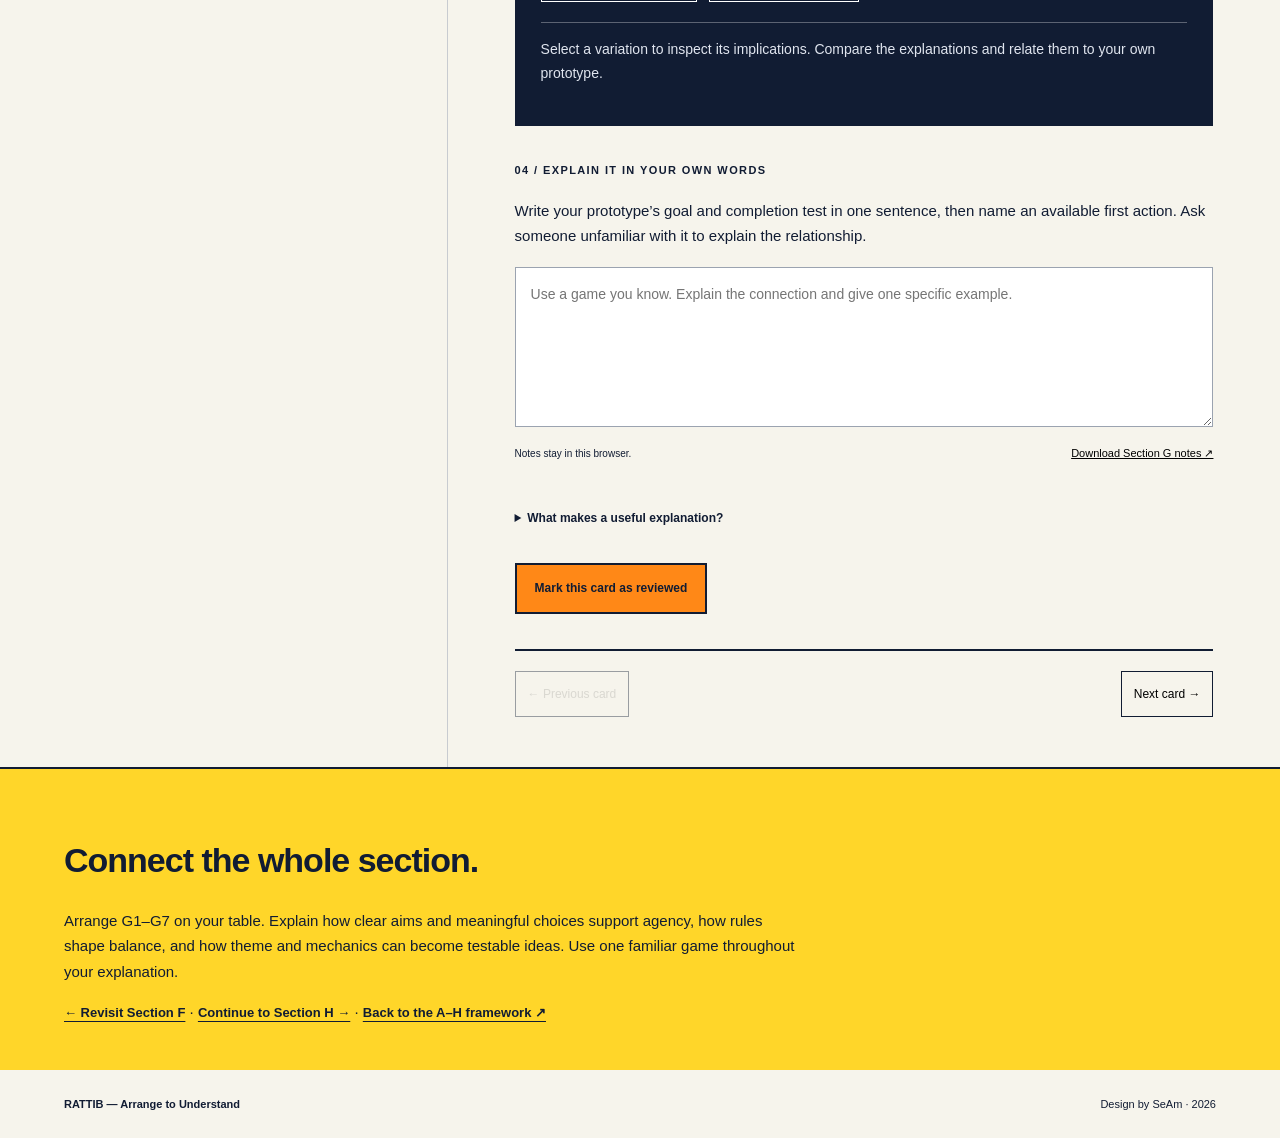
<file: section-g.html>
<!doctype html><html lang="en"><head><meta charset="utf-8"><meta name="viewport" content="width=device-width,initial-scale=1"><title>Section G — Design Principles &amp; Ideation | RATTIB</title><meta name="description" content="Explore RATTIB cards G1–G7 through 21 keywords, practical examples and interactive design explorations."><link rel="stylesheet" href="section-g.css"><script src="section-g-data.js" defer></script><script src="section-g.js" defer></script></head><body><header><a class="logo" href="index.html">RATTIB<span> / LEARNING COMPANION</span></a><a href="index.html#framework">All sections ↗</a></header><main><section class="intro"><div class="eyebrow">SECTION G / SEVEN CARDS · TWENTY-ONE KEYWORDS</div><h1>Design Principles<br><span>&amp; Ideation.</span></h1><p>Start with your physical cards. Explore each idea, see it in a real game, then test a connection of your own.</p><div class="introfoot"><span>ARRANGE → CONNECT → UNDERSTAND</span><span id="progress" role="status"></span></div></section><nav class="cardnav" aria-label="Section G cards" id="cardnav"></nav><div class="workspace"><aside><img id="cardimage" alt=""><p class="eyebrow">YOUR PHYSICAL CARD, CONNECTED.</p><p class="asidecopy">Read the three keywords on your card. Use the explanations to build your own account of how they connect.</p><div id="connections"></div></aside><article id="lesson"><div class="eyebrow" id="cardid"></div><h2 id="title"></h2><p class="lead" id="intro"></p><section><h3 class="sectionlabel">01 / Unpack the keywords</h3><p class="hint">Open each keyword to explore its meaning and an example.</p><div id="terms"></div></section><section class="example"><h3 class="sectionlabel">02 / A connection in practice</h3><p id="example"></p><a id="source" target="_blank" rel="noopener"></a><p class="hint">Game facts are linked to source material. Interpretations and prototype scenarios are teaching examples.</p></section><section class="lab"><div class="sectionlabel">03 / Design exploration</div><h3 id="labtitle"></h3><p id="situation"></p><div id="experiment"></div></section><section class="reflect"><h3 class="sectionlabel">04 / Explain it in your own words</h3><label id="question" for="reflection"></label><textarea id="reflection" placeholder="Use a game you know. Explain the connection and give one specific example."></textarea><div class="saverow"><small id="savestatus" role="status">Notes stay in this browser.</small><button id="export">Download Section G notes ↗</button></div><details class="guidance"><summary>What makes a useful explanation?</summary><p>Name the concept accurately, identify a specific action or rule, explain its effect, and acknowledge where different players or situations might produce different experiences. This is a discussion prompt, not an automatically graded answer.</p></details><button id="mark" class="primary"></button></section><div class="paging"><button id="prev">← Previous card</button><button id="next">Next card →</button></div></article></div><section class="wrap"><h2>Connect the whole section.</h2><p>Arrange G1–G7 on your table. Explain how clear aims and meaningful choices support agency, how rules shape balance, and how theme and mechanics can become testable ideas. Use one familiar game throughout your explanation.</p><a href="section-f.html">← Revisit Section F</a> · <a href="section-h.html">Continue to Section H →</a> · <a href="index.html#framework">Back to the A–H framework ↗</a></section></main><footer><b>RATTIB — Arrange to Understand</b><span>Design by SeAm · 2026</span></footer></body></html>
</file>
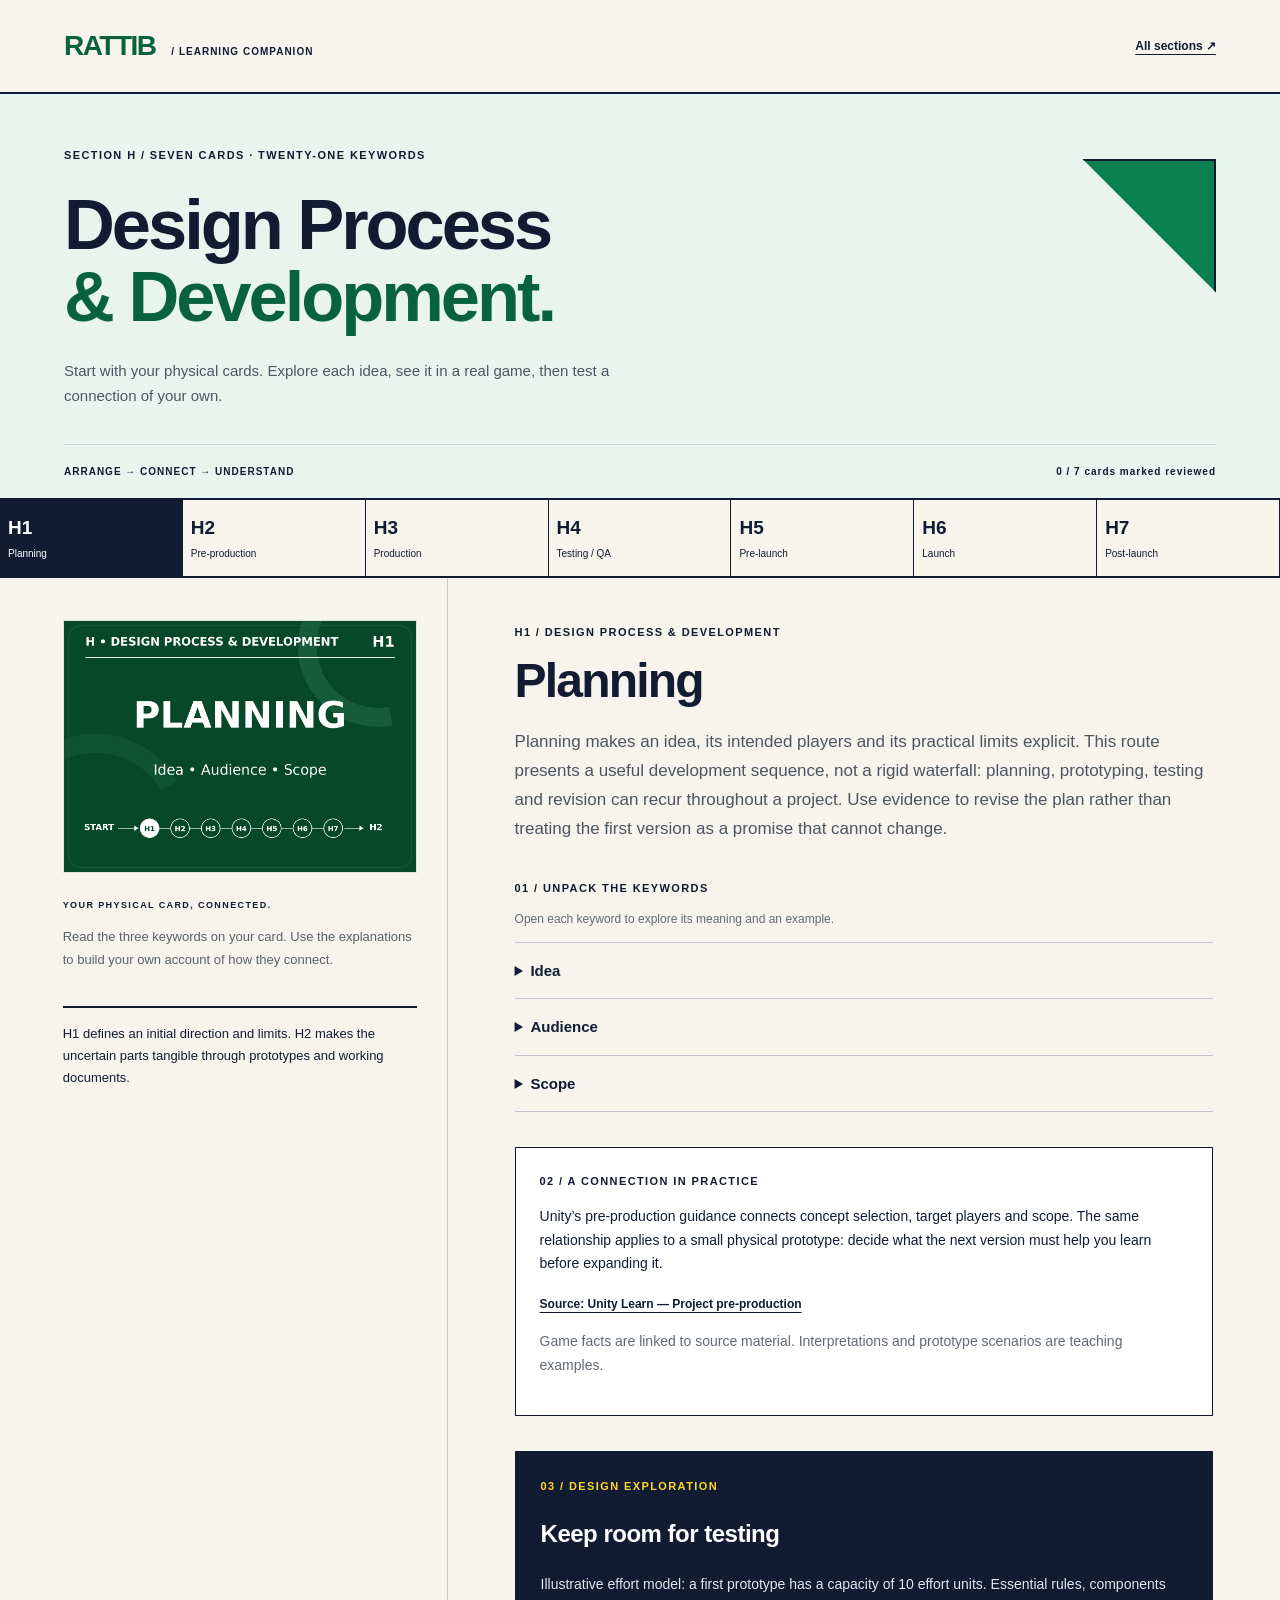
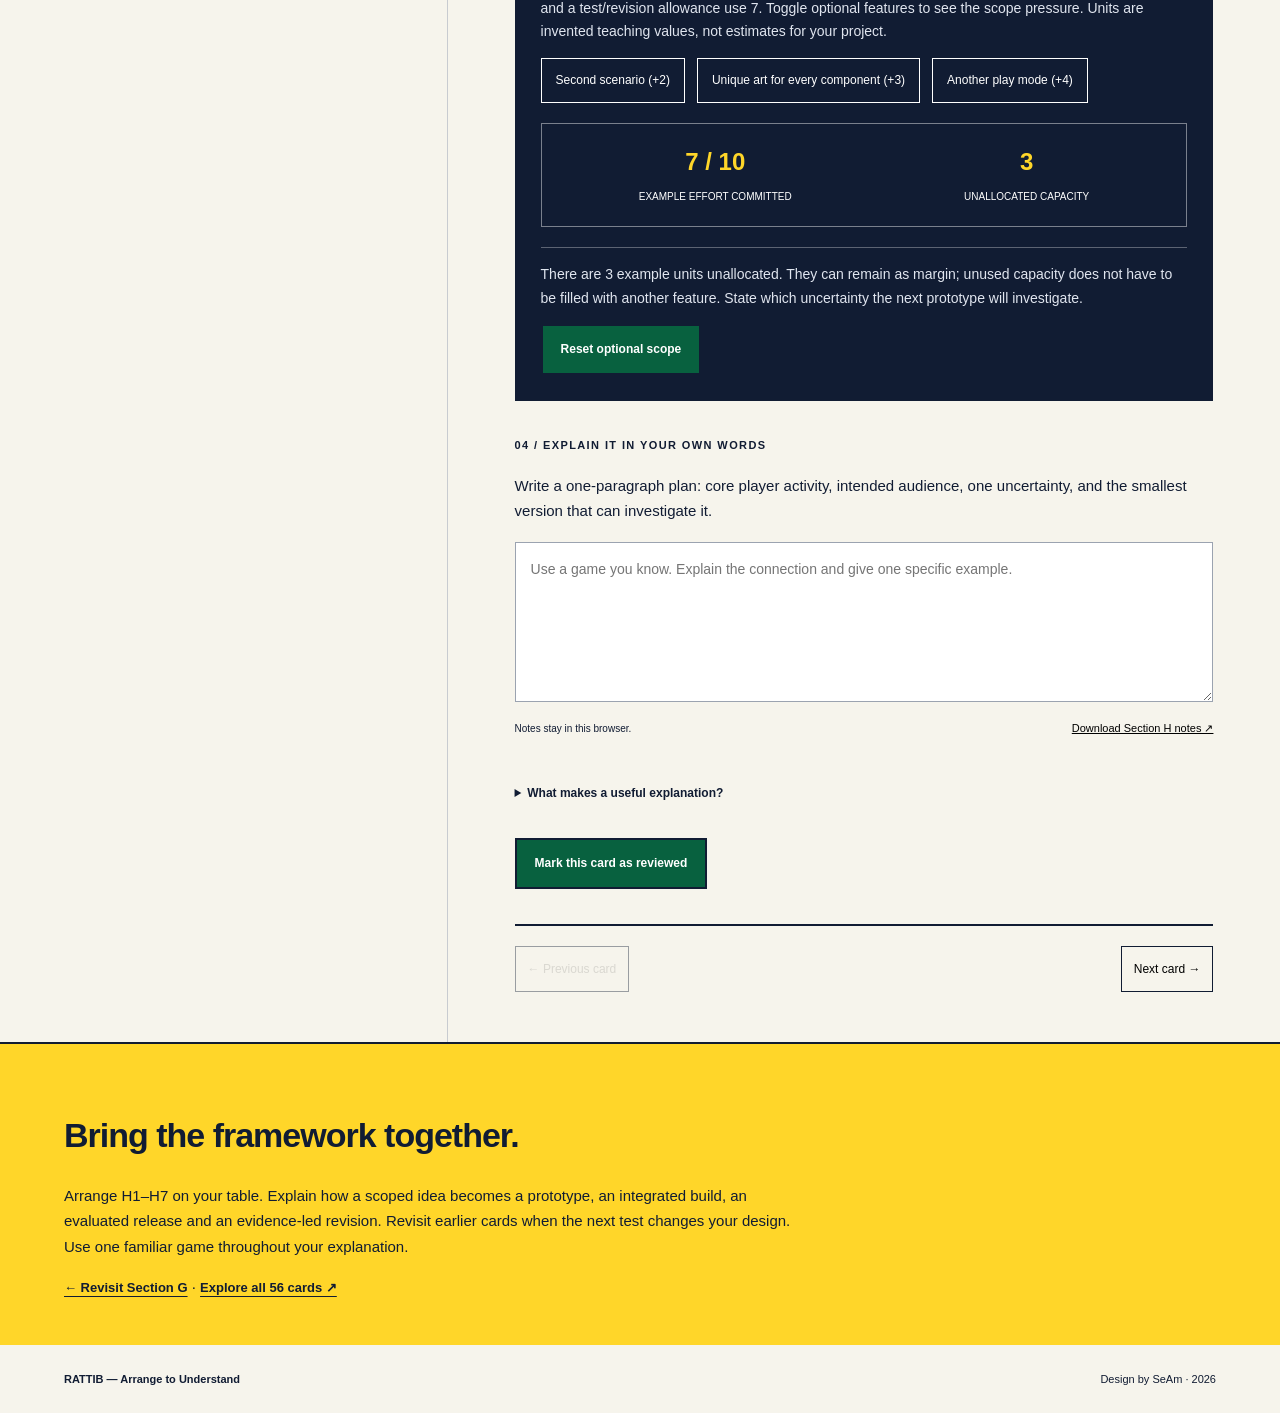
<file: section-h.html>
<!doctype html><html lang="en"><head><meta charset="utf-8"><meta name="viewport" content="width=device-width,initial-scale=1"><title>Section H — Design Process &amp; Development | RATTIB</title><meta name="description" content="Explore RATTIB cards H1–H7 through 21 keywords, practical examples and interactive design explorations."><link rel="stylesheet" href="section-h.css"><script src="section-h-data.js" defer></script><script src="section-h.js" defer></script></head><body><header><a class="logo" href="index.html">RATTIB<span> / LEARNING COMPANION</span></a><a href="index.html#framework">All sections ↗</a></header><main><section class="intro"><div class="eyebrow">SECTION H / SEVEN CARDS · TWENTY-ONE KEYWORDS</div><h1>Design Process<br><span>&amp; Development.</span></h1><p>Start with your physical cards. Explore each idea, see it in a real game, then test a connection of your own.</p><div class="introfoot"><span>ARRANGE → CONNECT → UNDERSTAND</span><span id="progress" role="status"></span></div></section><nav class="cardnav" aria-label="Section H cards" id="cardnav"></nav><div class="workspace"><aside><img id="cardimage" alt=""><p class="eyebrow">YOUR PHYSICAL CARD, CONNECTED.</p><p class="asidecopy">Read the three keywords on your card. Use the explanations to build your own account of how they connect.</p><div id="connections"></div></aside><article id="lesson"><div class="eyebrow" id="cardid"></div><h2 id="title"></h2><p class="lead" id="intro"></p><section><h3 class="sectionlabel">01 / Unpack the keywords</h3><p class="hint">Open each keyword to explore its meaning and an example.</p><div id="terms"></div></section><section class="example"><h3 class="sectionlabel">02 / A connection in practice</h3><p id="example"></p><a id="source" target="_blank" rel="noopener"></a><p class="hint">Game facts are linked to source material. Interpretations and prototype scenarios are teaching examples.</p></section><section class="lab"><div class="sectionlabel">03 / Design exploration</div><h3 id="labtitle"></h3><p id="situation"></p><div id="experiment"></div></section><section class="reflect"><h3 class="sectionlabel">04 / Explain it in your own words</h3><label id="question" for="reflection"></label><textarea id="reflection" placeholder="Use a game you know. Explain the connection and give one specific example."></textarea><div class="saverow"><small id="savestatus" role="status">Notes stay in this browser.</small><button id="export">Download Section H notes ↗</button></div><details class="guidance"><summary>What makes a useful explanation?</summary><p>Name the concept accurately, identify a specific action or rule, explain its effect, and acknowledge where different players or situations might produce different experiences. This is a discussion prompt, not an automatically graded answer.</p></details><button id="mark" class="primary"></button></section><div class="paging"><button id="prev">← Previous card</button><button id="next">Next card →</button></div></article></div><section class="wrap"><h2>Bring the framework together.</h2><p>Arrange H1–H7 on your table. Explain how a scoped idea becomes a prototype, an integrated build, an evaluated release and an evidence-led revision. Revisit earlier cards when the next test changes your design. Use one familiar game throughout your explanation.</p><a href="section-g.html">← Revisit Section G</a> · <a href="index.html#framework">Explore all 56 cards ↗</a></section></main><footer><b>RATTIB — Arrange to Understand</b><span>Design by SeAm · 2026</span></footer></body></html>
</file>
<file: section-a.css>
:root{--ink:#111c33;--paper:#f6f4ec;--blue:#075ccc;--yellow:#ffd629}*{box-sizing:border-box}html{scroll-behavior:smooth;scroll-padding-top:150px}body{margin:0;background:var(--paper);color:var(--ink);font-family:Arial,Helvetica,sans-serif;font-size:15px;line-height:1.7}a{color:inherit;text-underline-offset:4px}button,textarea{font:inherit}button{cursor:pointer}button:disabled{cursor:default;opacity:.4}button:focus-visible,a:focus-visible,summary:focus-visible{outline:3px solid #ff8817;outline-offset:4px}header{background:var(--paper);display:flex;justify-content:space-between;align-items:center;padding:22px 5%;border-bottom:2px solid var(--ink);gap:20px}.logo{font-size:28px;font-weight:900;letter-spacing:-1.5px;text-decoration:none;color:var(--blue)}.logo span{font-size:10px;letter-spacing:1px;color:var(--ink);margin-left:12px}header>a:last-child{font-size:12px;font-weight:700}.intro{padding:52px 5% 0;background:#fff;position:relative;border-bottom:2px solid}.intro:after{content:'';position:absolute;right:5%;top:65px;width:130px;height:130px;background:var(--yellow);border:2px solid var(--ink);clip-path:polygon(0 0,100% 0,100% 100%)}.eyebrow,.sectionlabel{font-size:11px;letter-spacing:1.4px;font-weight:800}.intro h1{font-size:clamp(40px,5.5vw,72px);letter-spacing:-3px;line-height:1.02;margin:25px 0}.intro h1 span{color:var(--blue)}.intro>p{max-width:560px;color:#4d5662}.introfoot{display:flex;justify-content:space-between;gap:20px;border-top:1px solid #ccd0d7;margin-top:35px;padding:18px 0;font-size:10px;font-weight:bold;letter-spacing:1px}.cardnav{display:grid;grid-template-columns:repeat(7,1fr);position:sticky;top:0;z-index:5;background:var(--paper);border-bottom:2px solid}.cardnav button{border:0;border-right:1px solid var(--ink);background:transparent;padding:15px 8px;color:var(--ink);text-align:left;font-size:10px;line-height:1.4}.cardnav b{display:block;font-size:19px;margin-bottom:5px}.cardnav button.active{background:var(--ink);color:#fff}.cardnav button.done b:after{content:' ✓';color:#078554}.cardnav button.active.done b:after{color:var(--yellow)}.workspace{display:grid;grid-template-columns:35% 65%;max-width:1440px;margin:auto}aside{padding:42px 30px 40px 14%;border-right:1px solid #c8cbd0}aside img{width:100%;display:block;border:1px solid #ddd}aside .eyebrow{font-size:9px;margin-top:25px}.asidecopy{font-size:13px;color:#59616c}#connections{margin-top:35px;border-top:2px solid;padding-top:15px;font-size:13px}article{padding:45px 8% 50px;min-width:0}article h2{font-size:clamp(30px,4vw,48px);line-height:1.1;letter-spacing:-1.8px;margin:14px 0 20px}.lead{font-size:17px;color:#4c5562}article>section{margin-top:35px}.sectionlabel{margin:0 0 12px;text-transform:uppercase}.hint{font-size:12px;color:#626a76}.term{border-bottom:1px solid #c0c5cd}.term:first-child{border-top:1px solid #c0c5cd}summary{cursor:pointer;font-weight:700;padding:15px 0}.term p{margin:0 0 18px;font-size:14px}.term .termexample{border-left:3px solid var(--blue);padding-left:15px;color:#4a5360}.termexample b{display:block;color:var(--blue);font-size:10px;letter-spacing:1px}.example{background:#fff;border:1px solid var(--ink);padding:24px}.example p{font-size:14px}.example>a{font-size:12px;font-weight:bold}.lab{background:var(--ink);color:#fff;padding:26px}.lab .sectionlabel{color:var(--yellow)}.lab h3{font-size:24px;line-height:1.2;letter-spacing:-.5px}.lab p{font-size:14px;color:#e0e5ef}.choices{display:flex;gap:12px;flex-wrap:wrap}.choices button,.simbuttons button,.themebuttons button{border:1px solid #fff;background:transparent;color:#fff;padding:11px 14px;font-size:12px}.choices button[aria-pressed=true],.themebuttons button[aria-pressed=true]{background:var(--yellow);color:var(--ink);border-color:var(--yellow)}.lab .response{border-top:1px solid #ffffff50;margin-top:20px;padding-top:15px;min-height:50px}.state{margin:20px 0;padding:18px;border:1px solid #ffffff70;display:flex;justify-content:space-around;gap:12px;text-align:center}.state strong{display:block;font-size:26px;color:var(--yellow)}.state span{font-size:10px;text-transform:uppercase;letter-spacing:1px}.simbuttons{display:flex;gap:8px;flex-wrap:wrap}.themebuttons{display:flex;gap:8px;margin-bottom:15px}.lab.forest{background:#124c38}.lab.space{background:#20204c}.reflect label{display:block;font-size:15px;margin:18px 0}textarea{width:100%;resize:vertical;min-height:160px;border:1px solid #9ba3b0;background:white;padding:15px;font-size:14px;line-height:1.7;color:var(--ink)}textarea:focus{outline:2px solid var(--blue)}.saverow{display:flex;justify-content:space-between;gap:12px;align-items:center}.saverow small{font-size:10px}.saverow button{border:0;background:none;text-decoration:underline;padding:10px 0;font-size:11px}.guidance{font-size:12px;margin:20px 0}.primary{background:var(--blue);color:white;border:2px solid var(--ink);padding:13px 18px;font-weight:700;font-size:12px}.paging{border-top:2px solid;display:flex;justify-content:space-between;margin-top:35px;padding-top:20px;gap:15px}.paging button{background:none;border:1px solid var(--ink);padding:12px;font-size:12px}.wrap{background:var(--yellow);border-top:2px solid;padding:45px 5%}.wrap h2{font-size:34px;letter-spacing:-1px;line-height:1.1}.wrap p{max-width:740px;font-size:15px}.wrap a{font-size:13px;font-weight:bold}footer{padding:25px 5%;display:flex;justify-content:space-between;font-size:11px;gap:20px}@media(max-width:760px){.logo span{display:none}.intro:after{width:60px;height:60px;top:45px}.intro>p{max-width:85%}.introfoot{font-size:9px}.cardnav{overflow-x:auto;display:flex}.cardnav button{min-width:105px}.workspace{display:block}aside{padding:25px 6%;border:0;border-bottom:1px solid #ccc;display:grid;grid-template-columns:1fr 1fr;gap:0 20px}aside img{grid-row:span 2;align-self:center}aside .eyebrow{margin:0;font-size:8px}aside .asidecopy{font-size:11px}#connections{grid-column:span 2;margin-top:15px}article{padding:30px 6%}article h2{letter-spacing:-1px}.lab,.example{padding:20px}.intro{padding-top:35px}.intro h1{font-size:43px}.introfoot{align-items:center}.saverow{flex-wrap:wrap}footer{font-size:9px}}
</file>
<file: section-b.css>
:root{--ink:#111c33;--paper:#f6f4ec;--blue:#b80d18;--yellow:#ffd629}*{box-sizing:border-box}html{scroll-behavior:smooth;scroll-padding-top:150px}body{margin:0;background:var(--paper);color:var(--ink);font-family:Arial,Helvetica,sans-serif;font-size:15px;line-height:1.7}a{color:inherit;text-underline-offset:4px}button,textarea{font:inherit}button{cursor:pointer}button:disabled{cursor:default;opacity:.4}button:focus-visible,a:focus-visible,summary:focus-visible{outline:3px solid #ff8817;outline-offset:4px}header{background:var(--paper);display:flex;justify-content:space-between;align-items:center;padding:22px 5%;border-bottom:2px solid var(--ink);gap:20px}.logo{font-size:28px;font-weight:900;letter-spacing:-1.5px;text-decoration:none;color:var(--blue)}.logo span{font-size:10px;letter-spacing:1px;color:var(--ink);margin-left:12px}header>a:last-child{font-size:12px;font-weight:700}.intro{padding:52px 5% 0;background:#fff;position:relative;border-bottom:2px solid}.intro:after{content:'';position:absolute;right:5%;top:65px;width:130px;height:130px;background:var(--yellow);border:2px solid var(--ink);clip-path:polygon(0 0,100% 0,100% 100%)}.eyebrow,.sectionlabel{font-size:11px;letter-spacing:1.4px;font-weight:800}.intro h1{font-size:clamp(40px,5.5vw,72px);letter-spacing:-3px;line-height:1.02;margin:25px 0}.intro h1 span{color:var(--blue)}.intro>p{max-width:560px;color:#4d5662}.introfoot{display:flex;justify-content:space-between;gap:20px;border-top:1px solid #ccd0d7;margin-top:35px;padding:18px 0;font-size:10px;font-weight:bold;letter-spacing:1px}.cardnav{display:grid;grid-template-columns:repeat(7,1fr);position:sticky;top:0;z-index:5;background:var(--paper);border-bottom:2px solid}.cardnav button{border:0;border-right:1px solid var(--ink);background:transparent;padding:15px 8px;color:var(--ink);text-align:left;font-size:10px;line-height:1.4}.cardnav b{display:block;font-size:19px;margin-bottom:5px}.cardnav button.active{background:var(--ink);color:#fff}.cardnav button.done b:after{content:' ✓';color:#078554}.cardnav button.active.done b:after{color:var(--yellow)}.workspace{display:grid;grid-template-columns:35% 65%;max-width:1440px;margin:auto}aside{padding:42px 30px 40px 14%;border-right:1px solid #c8cbd0}aside img{width:100%;display:block;border:1px solid #ddd}aside .eyebrow{font-size:9px;margin-top:25px}.asidecopy{font-size:13px;color:#59616c}#connections{margin-top:35px;border-top:2px solid;padding-top:15px;font-size:13px}article{padding:45px 8% 50px;min-width:0}article h2{font-size:clamp(30px,4vw,48px);line-height:1.1;letter-spacing:-1.8px;margin:14px 0 20px}.lead{font-size:17px;color:#4c5562}article>section{margin-top:35px}.sectionlabel{margin:0 0 12px;text-transform:uppercase}.hint{font-size:12px;color:#626a76}.term{border-bottom:1px solid #c0c5cd}.term:first-child{border-top:1px solid #c0c5cd}summary{cursor:pointer;font-weight:700;padding:15px 0}.term p{margin:0 0 18px;font-size:14px}.term .termexample{border-left:3px solid var(--blue);padding-left:15px;color:#4a5360}.termexample b{display:block;color:var(--blue);font-size:10px;letter-spacing:1px}.example{background:#fff;border:1px solid var(--ink);padding:24px}.example p{font-size:14px}.example>a{font-size:12px;font-weight:bold}.lab{background:var(--ink);color:#fff;padding:26px}.lab .sectionlabel{color:var(--yellow)}.lab h3{font-size:24px;line-height:1.2;letter-spacing:-.5px}.lab p{font-size:14px;color:#e0e5ef}.choices{display:flex;gap:12px;flex-wrap:wrap}.choices button,.simbuttons button,.themebuttons button{border:1px solid #fff;background:transparent;color:#fff;padding:11px 14px;font-size:12px}.choices button[aria-pressed=true],.themebuttons button[aria-pressed=true]{background:var(--yellow);color:var(--ink);border-color:var(--yellow)}.lab .response{border-top:1px solid #ffffff50;margin-top:20px;padding-top:15px;min-height:50px}.state{margin:20px 0;padding:18px;border:1px solid #ffffff70;display:flex;justify-content:space-around;gap:12px;text-align:center}.state strong{display:block;font-size:26px;color:var(--yellow)}.state span{font-size:10px;text-transform:uppercase;letter-spacing:1px}.simbuttons{display:flex;gap:8px;flex-wrap:wrap}.themebuttons{display:flex;gap:8px;margin-bottom:15px}.lab.forest{background:#124c38}.lab.space{background:#20204c}.reflect label{display:block;font-size:15px;margin:18px 0}textarea{width:100%;resize:vertical;min-height:160px;border:1px solid #9ba3b0;background:white;padding:15px;font-size:14px;line-height:1.7;color:var(--ink)}textarea:focus{outline:2px solid var(--blue)}.saverow{display:flex;justify-content:space-between;gap:12px;align-items:center}.saverow small{font-size:10px}.saverow button{border:0;background:none;text-decoration:underline;padding:10px 0;font-size:11px}.guidance{font-size:12px;margin:20px 0}.primary{background:var(--blue);color:white;border:2px solid var(--ink);padding:13px 18px;font-weight:700;font-size:12px}.paging{border-top:2px solid;display:flex;justify-content:space-between;margin-top:35px;padding-top:20px;gap:15px}.paging button{background:none;border:1px solid var(--ink);padding:12px;font-size:12px}.wrap{background:var(--yellow);border-top:2px solid;padding:45px 5%}.wrap h2{font-size:34px;letter-spacing:-1px;line-height:1.1}.wrap p{max-width:740px;font-size:15px}.wrap a{font-size:13px;font-weight:bold}footer{padding:25px 5%;display:flex;justify-content:space-between;font-size:11px;gap:20px}@media(max-width:760px){.logo span{display:none}.intro:after{width:60px;height:60px;top:45px}.intro>p{max-width:85%}.introfoot{font-size:9px}.cardnav{overflow-x:auto;display:flex}.cardnav button{min-width:105px}.workspace{display:block}aside{padding:25px 6%;border:0;border-bottom:1px solid #ccc;display:grid;grid-template-columns:1fr 1fr;gap:0 20px}aside img{grid-row:span 2;align-self:center}aside .eyebrow{margin:0;font-size:8px}aside .asidecopy{font-size:11px}#connections{grid-column:span 2;margin-top:15px}article{padding:30px 6%}article h2{letter-spacing:-1px}.lab,.example{padding:20px}.intro{padding-top:35px}.intro h1{font-size:43px}.introfoot{align-items:center}.saverow{flex-wrap:wrap}footer{font-size:9px}}

.intro:after{background:#b80d18}.visualboard{margin:18px 0;padding:25px 12px;border:2px solid #fff;display:flex;align-items:center;justify-content:space-around;gap:10px;flex-wrap:wrap}.visualboard span{padding:10px;border:2px solid currentColor;font-weight:bold;font-size:12px}.visualboard.playful{background:#ffe9b1;color:#493212;border-radius:20px}.visualboard.playful span{border-radius:20px;background:#fff5dc}.visualboard.technical{background:#e7f2fa;color:#102e48;letter-spacing:1px}.builderfield{display:block;margin:18px 0}.builderfield select{display:block;width:100%;max-width:380px;margin-top:8px;padding:12px;font:inherit;background:#fff;color:#111c33;border:2px solid #ffd629}.audiohelp{font-size:12px!important}.lab button:disabled{opacity:.5}
</file>
<file: section-c.css>
:root{--ink:#111c33;--paper:#f6f4ec;--blue:#123578;--yellow:#ffd629}*{box-sizing:border-box}html{scroll-behavior:smooth;scroll-padding-top:150px}body{margin:0;background:var(--paper);color:var(--ink);font-family:Arial,Helvetica,sans-serif;font-size:15px;line-height:1.7}a{color:inherit;text-underline-offset:4px}button,textarea{font:inherit}button{cursor:pointer}button:disabled{cursor:default;opacity:.4}button:focus-visible,a:focus-visible,summary:focus-visible{outline:3px solid #ff8817;outline-offset:4px}header{background:var(--paper);display:flex;justify-content:space-between;align-items:center;padding:22px 5%;border-bottom:2px solid var(--ink);gap:20px}.logo{font-size:28px;font-weight:900;letter-spacing:-1.5px;text-decoration:none;color:var(--blue)}.logo span{font-size:10px;letter-spacing:1px;color:var(--ink);margin-left:12px}header>a:last-child{font-size:12px;font-weight:700}.intro{padding:52px 5% 0;background:#fff;position:relative;border-bottom:2px solid}.intro:after{content:'';position:absolute;right:5%;top:65px;width:130px;height:130px;background:var(--yellow);border:2px solid var(--ink);clip-path:polygon(0 0,100% 0,100% 100%)}.eyebrow,.sectionlabel{font-size:11px;letter-spacing:1.4px;font-weight:800}.intro h1{font-size:clamp(40px,5.5vw,72px);letter-spacing:-3px;line-height:1.02;margin:25px 0}.intro h1 span{color:var(--blue)}.intro>p{max-width:560px;color:#4d5662}.introfoot{display:flex;justify-content:space-between;gap:20px;border-top:1px solid #ccd0d7;margin-top:35px;padding:18px 0;font-size:10px;font-weight:bold;letter-spacing:1px}.cardnav{display:grid;grid-template-columns:repeat(7,1fr);position:sticky;top:0;z-index:5;background:var(--paper);border-bottom:2px solid}.cardnav button{border:0;border-right:1px solid var(--ink);background:transparent;padding:15px 8px;color:var(--ink);text-align:left;font-size:10px;line-height:1.4}.cardnav b{display:block;font-size:19px;margin-bottom:5px}.cardnav button.active{background:var(--ink);color:#fff}.cardnav button.done b:after{content:' ✓';color:#078554}.cardnav button.active.done b:after{color:var(--yellow)}.workspace{display:grid;grid-template-columns:35% 65%;max-width:1440px;margin:auto}aside{padding:42px 30px 40px 14%;border-right:1px solid #c8cbd0}aside img{width:100%;display:block;border:1px solid #ddd}aside .eyebrow{font-size:9px;margin-top:25px}.asidecopy{font-size:13px;color:#59616c}#connections{margin-top:35px;border-top:2px solid;padding-top:15px;font-size:13px}article{padding:45px 8% 50px;min-width:0}article h2{font-size:clamp(30px,4vw,48px);line-height:1.1;letter-spacing:-1.8px;margin:14px 0 20px}.lead{font-size:17px;color:#4c5562}article>section{margin-top:35px}.sectionlabel{margin:0 0 12px;text-transform:uppercase}.hint{font-size:12px;color:#626a76}.term{border-bottom:1px solid #c0c5cd}.term:first-child{border-top:1px solid #c0c5cd}summary{cursor:pointer;font-weight:700;padding:15px 0}.term p{margin:0 0 18px;font-size:14px}.term .termexample{border-left:3px solid var(--blue);padding-left:15px;color:#4a5360}.termexample b{display:block;color:var(--blue);font-size:10px;letter-spacing:1px}.example{background:#fff;border:1px solid var(--ink);padding:24px}.example p{font-size:14px}.example>a{font-size:12px;font-weight:bold}.lab{background:var(--ink);color:#fff;padding:26px}.lab .sectionlabel{color:var(--yellow)}.lab h3{font-size:24px;line-height:1.2;letter-spacing:-.5px}.lab p{font-size:14px;color:#e0e5ef}.choices{display:flex;gap:12px;flex-wrap:wrap}.choices button,.simbuttons button,.themebuttons button{border:1px solid #fff;background:transparent;color:#fff;padding:11px 14px;font-size:12px}.choices button[aria-pressed=true],.themebuttons button[aria-pressed=true]{background:var(--yellow);color:var(--ink);border-color:var(--yellow)}.lab .response{border-top:1px solid #ffffff50;margin-top:20px;padding-top:15px;min-height:50px}.state{margin:20px 0;padding:18px;border:1px solid #ffffff70;display:flex;justify-content:space-around;gap:12px;text-align:center}.state strong{display:block;font-size:26px;color:var(--yellow)}.state span{font-size:10px;text-transform:uppercase;letter-spacing:1px}.simbuttons{display:flex;gap:8px;flex-wrap:wrap}.themebuttons{display:flex;gap:8px;margin-bottom:15px}.lab.forest{background:#124c38}.lab.space{background:#20204c}.reflect label{display:block;font-size:15px;margin:18px 0}textarea{width:100%;resize:vertical;min-height:160px;border:1px solid #9ba3b0;background:white;padding:15px;font-size:14px;line-height:1.7;color:var(--ink)}textarea:focus{outline:2px solid var(--blue)}.saverow{display:flex;justify-content:space-between;gap:12px;align-items:center}.saverow small{font-size:10px}.saverow button{border:0;background:none;text-decoration:underline;padding:10px 0;font-size:11px}.guidance{font-size:12px;margin:20px 0}.primary{background:var(--blue);color:white;border:2px solid var(--ink);padding:13px 18px;font-weight:700;font-size:12px}.paging{border-top:2px solid;display:flex;justify-content:space-between;margin-top:35px;padding-top:20px;gap:15px}.paging button{background:none;border:1px solid var(--ink);padding:12px;font-size:12px}.wrap{background:var(--yellow);border-top:2px solid;padding:45px 5%}.wrap h2{font-size:34px;letter-spacing:-1px;line-height:1.1}.wrap p{max-width:740px;font-size:15px}.wrap a{font-size:13px;font-weight:bold}footer{padding:25px 5%;display:flex;justify-content:space-between;font-size:11px;gap:20px}@media(max-width:760px){.logo span{display:none}.intro:after{width:60px;height:60px;top:45px}.intro>p{max-width:85%}.introfoot{font-size:9px}.cardnav{overflow-x:auto;display:flex}.cardnav button{min-width:105px}.workspace{display:block}aside{padding:25px 6%;border:0;border-bottom:1px solid #ccc;display:grid;grid-template-columns:1fr 1fr;gap:0 20px}aside img{grid-row:span 2;align-self:center}aside .eyebrow{margin:0;font-size:8px}aside .asidecopy{font-size:11px}#connections{grid-column:span 2;margin-top:15px}article{padding:30px 6%}article h2{letter-spacing:-1px}.lab,.example{padding:20px}.intro{padding-top:35px}.intro h1{font-size:43px}.introfoot{align-items:center}.saverow{flex-wrap:wrap}footer{font-size:9px}}

.intro:after{background:#123578}.builderfield{display:block;margin:18px 0}.builderfield select{display:block;width:100%;max-width:420px;margin-top:8px;padding:12px;font:inherit;background:#fff;color:#111c33;border:2px solid #ffd629}.conditionstate{display:flex;justify-content:space-around;gap:15px;border:1px solid #ffffff80;padding:20px;text-align:center;margin:20px 0}.conditionstate strong{display:block;color:#ffd629;font-size:30px}.conditionstate span{font-size:11px}.conditioncontrols{display:flex;gap:12px;flex-wrap:wrap}.conditioncontrols button{border:1px solid white;background:transparent;color:white;padding:12px}.lab button:disabled{opacity:.45}
</file>
<file: section-d.css>
:root{--ink:#111c33;--paper:#f6f4ec;--blue:#614b00;--yellow:#ffd629}*{box-sizing:border-box}html{scroll-behavior:smooth;scroll-padding-top:150px}body{margin:0;background:var(--paper);color:var(--ink);font-family:Arial,Helvetica,sans-serif;font-size:15px;line-height:1.7}a{color:inherit;text-underline-offset:4px}button,textarea{font:inherit}button{cursor:pointer}button:disabled{cursor:default;opacity:.4}button:focus-visible,a:focus-visible,summary:focus-visible{outline:3px solid #ff8817;outline-offset:4px}header{background:var(--paper);display:flex;justify-content:space-between;align-items:center;padding:22px 5%;border-bottom:2px solid var(--ink);gap:20px}.logo{font-size:28px;font-weight:900;letter-spacing:-1.5px;text-decoration:none;color:var(--blue)}.logo span{font-size:10px;letter-spacing:1px;color:var(--ink);margin-left:12px}header>a:last-child{font-size:12px;font-weight:700}.intro{padding:52px 5% 0;background:#fff;position:relative;border-bottom:2px solid}.intro:after{content:'';position:absolute;right:5%;top:65px;width:130px;height:130px;background:var(--yellow);border:2px solid var(--ink);clip-path:polygon(0 0,100% 0,100% 100%)}.eyebrow,.sectionlabel{font-size:11px;letter-spacing:1.4px;font-weight:800}.intro h1{font-size:clamp(40px,5.5vw,72px);letter-spacing:-3px;line-height:1.02;margin:25px 0}.intro h1 span{color:var(--blue)}.intro>p{max-width:560px;color:#4d5662}.introfoot{display:flex;justify-content:space-between;gap:20px;border-top:1px solid #ccd0d7;margin-top:35px;padding:18px 0;font-size:10px;font-weight:bold;letter-spacing:1px}.cardnav{display:grid;grid-template-columns:repeat(7,1fr);position:sticky;top:0;z-index:5;background:var(--paper);border-bottom:2px solid}.cardnav button{border:0;border-right:1px solid var(--ink);background:transparent;padding:15px 8px;color:var(--ink);text-align:left;font-size:10px;line-height:1.4}.cardnav b{display:block;font-size:19px;margin-bottom:5px}.cardnav button.active{background:var(--ink);color:#fff}.cardnav button.done b:after{content:' ✓';color:#078554}.cardnav button.active.done b:after{color:var(--yellow)}.workspace{display:grid;grid-template-columns:35% 65%;max-width:1440px;margin:auto}aside{padding:42px 30px 40px 14%;border-right:1px solid #c8cbd0}aside img{width:100%;display:block;border:1px solid #ddd}aside .eyebrow{font-size:9px;margin-top:25px}.asidecopy{font-size:13px;color:#59616c}#connections{margin-top:35px;border-top:2px solid;padding-top:15px;font-size:13px}article{padding:45px 8% 50px;min-width:0}article h2{font-size:clamp(30px,4vw,48px);line-height:1.1;letter-spacing:-1.8px;margin:14px 0 20px}.lead{font-size:17px;color:#4c5562}article>section{margin-top:35px}.sectionlabel{margin:0 0 12px;text-transform:uppercase}.hint{font-size:12px;color:#626a76}.term{border-bottom:1px solid #c0c5cd}.term:first-child{border-top:1px solid #c0c5cd}summary{cursor:pointer;font-weight:700;padding:15px 0}.term p{margin:0 0 18px;font-size:14px}.term .termexample{border-left:3px solid var(--blue);padding-left:15px;color:#4a5360}.termexample b{display:block;color:var(--blue);font-size:10px;letter-spacing:1px}.example{background:#fff;border:1px solid var(--ink);padding:24px}.example p{font-size:14px}.example>a{font-size:12px;font-weight:bold}.lab{background:var(--ink);color:#fff;padding:26px}.lab .sectionlabel{color:var(--yellow)}.lab h3{font-size:24px;line-height:1.2;letter-spacing:-.5px}.lab p{font-size:14px;color:#e0e5ef}.choices{display:flex;gap:12px;flex-wrap:wrap}.choices button,.simbuttons button,.themebuttons button{border:1px solid #fff;background:transparent;color:#fff;padding:11px 14px;font-size:12px}.choices button[aria-pressed=true],.themebuttons button[aria-pressed=true]{background:var(--yellow);color:var(--ink);border-color:var(--yellow)}.lab .response{border-top:1px solid #ffffff50;margin-top:20px;padding-top:15px;min-height:50px}.state{margin:20px 0;padding:18px;border:1px solid #ffffff70;display:flex;justify-content:space-around;gap:12px;text-align:center}.state strong{display:block;font-size:26px;color:var(--yellow)}.state span{font-size:10px;text-transform:uppercase;letter-spacing:1px}.simbuttons{display:flex;gap:8px;flex-wrap:wrap}.themebuttons{display:flex;gap:8px;margin-bottom:15px}.lab.forest{background:#124c38}.lab.space{background:#20204c}.reflect label{display:block;font-size:15px;margin:18px 0}textarea{width:100%;resize:vertical;min-height:160px;border:1px solid #9ba3b0;background:white;padding:15px;font-size:14px;line-height:1.7;color:var(--ink)}textarea:focus{outline:2px solid var(--blue)}.saverow{display:flex;justify-content:space-between;gap:12px;align-items:center}.saverow small{font-size:10px}.saverow button{border:0;background:none;text-decoration:underline;padding:10px 0;font-size:11px}.guidance{font-size:12px;margin:20px 0}.primary{background:var(--blue);color:white;border:2px solid var(--ink);padding:13px 18px;font-weight:700;font-size:12px}.paging{border-top:2px solid;display:flex;justify-content:space-between;margin-top:35px;padding-top:20px;gap:15px}.paging button{background:none;border:1px solid var(--ink);padding:12px;font-size:12px}.wrap{background:var(--yellow);border-top:2px solid;padding:45px 5%}.wrap h2{font-size:34px;letter-spacing:-1px;line-height:1.1}.wrap p{max-width:740px;font-size:15px}.wrap a{font-size:13px;font-weight:bold}footer{padding:25px 5%;display:flex;justify-content:space-between;font-size:11px;gap:20px}@media(max-width:760px){.logo span{display:none}.intro:after{width:60px;height:60px;top:45px}.intro>p{max-width:85%}.introfoot{font-size:9px}.cardnav{overflow-x:auto;display:flex}.cardnav button{min-width:105px}.workspace{display:block}aside{padding:25px 6%;border:0;border-bottom:1px solid #ccc;display:grid;grid-template-columns:1fr 1fr;gap:0 20px}aside img{grid-row:span 2;align-self:center}aside .eyebrow{margin:0;font-size:8px}aside .asidecopy{font-size:11px}#connections{grid-column:span 2;margin-top:15px}article{padding:30px 6%}article h2{letter-spacing:-1px}.lab,.example{padding:20px}.intro{padding-top:35px}.intro h1{font-size:43px}.introfoot{align-items:center}.saverow{flex-wrap:wrap}footer{font-size:9px}}

.intro:after{background:#ffd629}.builderfield{display:block;margin:18px 0}.builderfield select{display:block;width:100%;max-width:420px;margin-top:8px;padding:12px;font:inherit;background:#fff;color:#111c33;border:2px solid #ffd629}.conditionstate{display:flex;justify-content:space-around;gap:15px;border:1px solid #ffffff80;padding:20px;text-align:center;margin:20px 0}.conditionstate strong{display:block;color:#ffd629;font-size:30px}.conditionstate span{font-size:11px}.conditioncontrols{display:flex;gap:12px;flex-wrap:wrap}.conditioncontrols button{border:1px solid white;background:transparent;color:white;padding:12px}.lab button:disabled{opacity:.45}

.primary{background:#ffd629;color:#111c33}.intro{background:#fff9da}.costnote{border-left:3px solid #ffd629;padding-left:15px}.simstate{display:flex;justify-content:space-around;flex-wrap:wrap;gap:15px;margin:20px 0;border:1px solid #ffffff70;padding:18px;text-align:center}.simstate strong{display:block;font-size:27px;color:#ffd629}.simstate span{font-size:10px}.simactions{display:flex;gap:10px;flex-wrap:wrap}.simactions button{border:1px solid #fff;background:transparent;color:#fff;padding:12px}
</file>
<file: section-e.css>
:root{--ink:#111c33;--paper:#f6f4ec;--blue:#252525;--yellow:#ffd629}*{box-sizing:border-box}html{scroll-behavior:smooth;scroll-padding-top:150px}body{margin:0;background:var(--paper);color:var(--ink);font-family:Arial,Helvetica,sans-serif;font-size:15px;line-height:1.7}a{color:inherit;text-underline-offset:4px}button,textarea{font:inherit}button{cursor:pointer}button:disabled{cursor:default;opacity:.4}button:focus-visible,a:focus-visible,summary:focus-visible{outline:3px solid #ff8817;outline-offset:4px}header{background:var(--paper);display:flex;justify-content:space-between;align-items:center;padding:22px 5%;border-bottom:2px solid var(--ink);gap:20px}.logo{font-size:28px;font-weight:900;letter-spacing:-1.5px;text-decoration:none;color:var(--blue)}.logo span{font-size:10px;letter-spacing:1px;color:var(--ink);margin-left:12px}header>a:last-child{font-size:12px;font-weight:700}.intro{padding:52px 5% 0;background:#fff;position:relative;border-bottom:2px solid}.intro:after{content:'';position:absolute;right:5%;top:65px;width:130px;height:130px;background:var(--yellow);border:2px solid var(--ink);clip-path:polygon(0 0,100% 0,100% 100%)}.eyebrow,.sectionlabel{font-size:11px;letter-spacing:1.4px;font-weight:800}.intro h1{font-size:clamp(40px,5.5vw,72px);letter-spacing:-3px;line-height:1.02;margin:25px 0}.intro h1 span{color:var(--blue)}.intro>p{max-width:560px;color:#4d5662}.introfoot{display:flex;justify-content:space-between;gap:20px;border-top:1px solid #ccd0d7;margin-top:35px;padding:18px 0;font-size:10px;font-weight:bold;letter-spacing:1px}.cardnav{display:grid;grid-template-columns:repeat(7,1fr);position:sticky;top:0;z-index:5;background:var(--paper);border-bottom:2px solid}.cardnav button{border:0;border-right:1px solid var(--ink);background:transparent;padding:15px 8px;color:var(--ink);text-align:left;font-size:10px;line-height:1.4}.cardnav b{display:block;font-size:19px;margin-bottom:5px}.cardnav button.active{background:var(--ink);color:#fff}.cardnav button.done b:after{content:' ✓';color:#078554}.cardnav button.active.done b:after{color:var(--yellow)}.workspace{display:grid;grid-template-columns:35% 65%;max-width:1440px;margin:auto}aside{padding:42px 30px 40px 14%;border-right:1px solid #c8cbd0}aside img{width:100%;display:block;border:1px solid #ddd}aside .eyebrow{font-size:9px;margin-top:25px}.asidecopy{font-size:13px;color:#59616c}#connections{margin-top:35px;border-top:2px solid;padding-top:15px;font-size:13px}article{padding:45px 8% 50px;min-width:0}article h2{font-size:clamp(30px,4vw,48px);line-height:1.1;letter-spacing:-1.8px;margin:14px 0 20px}.lead{font-size:17px;color:#4c5562}article>section{margin-top:35px}.sectionlabel{margin:0 0 12px;text-transform:uppercase}.hint{font-size:12px;color:#626a76}.term{border-bottom:1px solid #c0c5cd}.term:first-child{border-top:1px solid #c0c5cd}summary{cursor:pointer;font-weight:700;padding:15px 0}.term p{margin:0 0 18px;font-size:14px}.term .termexample{border-left:3px solid var(--blue);padding-left:15px;color:#4a5360}.termexample b{display:block;color:var(--blue);font-size:10px;letter-spacing:1px}.example{background:#fff;border:1px solid var(--ink);padding:24px}.example p{font-size:14px}.example>a{font-size:12px;font-weight:bold}.lab{background:var(--ink);color:#fff;padding:26px}.lab .sectionlabel{color:var(--yellow)}.lab h3{font-size:24px;line-height:1.2;letter-spacing:-.5px}.lab p{font-size:14px;color:#e0e5ef}.choices{display:flex;gap:12px;flex-wrap:wrap}.choices button,.simbuttons button,.themebuttons button{border:1px solid #fff;background:transparent;color:#fff;padding:11px 14px;font-size:12px}.choices button[aria-pressed=true],.themebuttons button[aria-pressed=true]{background:var(--yellow);color:var(--ink);border-color:var(--yellow)}.lab .response{border-top:1px solid #ffffff50;margin-top:20px;padding-top:15px;min-height:50px}.state{margin:20px 0;padding:18px;border:1px solid #ffffff70;display:flex;justify-content:space-around;gap:12px;text-align:center}.state strong{display:block;font-size:26px;color:var(--yellow)}.state span{font-size:10px;text-transform:uppercase;letter-spacing:1px}.simbuttons{display:flex;gap:8px;flex-wrap:wrap}.themebuttons{display:flex;gap:8px;margin-bottom:15px}.lab.forest{background:#124c38}.lab.space{background:#20204c}.reflect label{display:block;font-size:15px;margin:18px 0}textarea{width:100%;resize:vertical;min-height:160px;border:1px solid #9ba3b0;background:white;padding:15px;font-size:14px;line-height:1.7;color:var(--ink)}textarea:focus{outline:2px solid var(--blue)}.saverow{display:flex;justify-content:space-between;gap:12px;align-items:center}.saverow small{font-size:10px}.saverow button{border:0;background:none;text-decoration:underline;padding:10px 0;font-size:11px}.guidance{font-size:12px;margin:20px 0}.primary{background:var(--blue);color:white;border:2px solid var(--ink);padding:13px 18px;font-weight:700;font-size:12px}.paging{border-top:2px solid;display:flex;justify-content:space-between;margin-top:35px;padding-top:20px;gap:15px}.paging button{background:none;border:1px solid var(--ink);padding:12px;font-size:12px}.wrap{background:var(--yellow);border-top:2px solid;padding:45px 5%}.wrap h2{font-size:34px;letter-spacing:-1px;line-height:1.1}.wrap p{max-width:740px;font-size:15px}.wrap a{font-size:13px;font-weight:bold}footer{padding:25px 5%;display:flex;justify-content:space-between;font-size:11px;gap:20px}@media(max-width:760px){.logo span{display:none}.intro:after{width:60px;height:60px;top:45px}.intro>p{max-width:85%}.introfoot{font-size:9px}.cardnav{overflow-x:auto;display:flex}.cardnav button{min-width:105px}.workspace{display:block}aside{padding:25px 6%;border:0;border-bottom:1px solid #ccc;display:grid;grid-template-columns:1fr 1fr;gap:0 20px}aside img{grid-row:span 2;align-self:center}aside .eyebrow{margin:0;font-size:8px}aside .asidecopy{font-size:11px}#connections{grid-column:span 2;margin-top:15px}article{padding:30px 6%}article h2{letter-spacing:-1px}.lab,.example{padding:20px}.intro{padding-top:35px}.intro h1{font-size:43px}.introfoot{align-items:center}.saverow{flex-wrap:wrap}footer{font-size:9px}}

.intro:after{background:#444}.builderfield{display:block;margin:18px 0}.builderfield select{display:block;width:100%;max-width:420px;margin-top:8px;padding:12px;font:inherit;background:#fff;color:#111c33;border:2px solid #ffd629}.conditionstate{display:flex;justify-content:space-around;gap:15px;border:1px solid #ffffff80;padding:20px;text-align:center;margin:20px 0}.conditionstate strong{display:block;color:#ffd629;font-size:30px}.conditionstate span{font-size:11px}.conditioncontrols{display:flex;gap:12px;flex-wrap:wrap}.conditioncontrols button{border:1px solid white;background:transparent;color:white;padding:12px}.lab button:disabled{opacity:.45}

.intro{background:#202020;color:#fff}.intro>p{color:#ddd}.intro h1 span{color:#fff}.introfoot{border-color:#777}.intro:after{border-color:#fff}.simstate{display:flex;flex-wrap:wrap;justify-content:space-around;gap:14px;border:1px solid #ffffff70;padding:16px;margin:20px 0;text-align:center}.simstate strong{display:block;font-size:26px;color:#ffd629}.simstate span{font-size:10px}.simactions{display:flex;gap:10px;flex-wrap:wrap}.simactions button{border:1px solid #fff;color:#fff;background:transparent;padding:12px}.primary{background:#252525;color:#fff}
</file>
<file: section-f.css>
:root{--ink:#111c33;--paper:#f6f4ec;--blue:#145c82;--yellow:#ffd629}*{box-sizing:border-box}html{scroll-behavior:smooth;scroll-padding-top:150px}body{margin:0;background:var(--paper);color:var(--ink);font-family:Arial,Helvetica,sans-serif;font-size:15px;line-height:1.7}a{color:inherit;text-underline-offset:4px}button,textarea{font:inherit}button{cursor:pointer}button:disabled{cursor:default;opacity:.4}button:focus-visible,a:focus-visible,summary:focus-visible{outline:3px solid #ff8817;outline-offset:4px}header{background:var(--paper);display:flex;justify-content:space-between;align-items:center;padding:22px 5%;border-bottom:2px solid var(--ink);gap:20px}.logo{font-size:28px;font-weight:900;letter-spacing:-1.5px;text-decoration:none;color:var(--blue)}.logo span{font-size:10px;letter-spacing:1px;color:var(--ink);margin-left:12px}header>a:last-child{font-size:12px;font-weight:700}.intro{padding:52px 5% 0;background:#fff;position:relative;border-bottom:2px solid}.intro:after{content:'';position:absolute;right:5%;top:65px;width:130px;height:130px;background:var(--yellow);border:2px solid var(--ink);clip-path:polygon(0 0,100% 0,100% 100%)}.eyebrow,.sectionlabel{font-size:11px;letter-spacing:1.4px;font-weight:800}.intro h1{font-size:clamp(40px,5.5vw,72px);letter-spacing:-3px;line-height:1.02;margin:25px 0}.intro h1 span{color:var(--blue)}.intro>p{max-width:560px;color:#4d5662}.introfoot{display:flex;justify-content:space-between;gap:20px;border-top:1px solid #ccd0d7;margin-top:35px;padding:18px 0;font-size:10px;font-weight:bold;letter-spacing:1px}.cardnav{display:grid;grid-template-columns:repeat(7,1fr);position:sticky;top:0;z-index:5;background:var(--paper);border-bottom:2px solid}.cardnav button{border:0;border-right:1px solid var(--ink);background:transparent;padding:15px 8px;color:var(--ink);text-align:left;font-size:10px;line-height:1.4}.cardnav b{display:block;font-size:19px;margin-bottom:5px}.cardnav button.active{background:var(--ink);color:#fff}.cardnav button.done b:after{content:' ✓';color:#078554}.cardnav button.active.done b:after{color:var(--yellow)}.workspace{display:grid;grid-template-columns:35% 65%;max-width:1440px;margin:auto}aside{padding:42px 30px 40px 14%;border-right:1px solid #c8cbd0}aside img{width:100%;display:block;border:1px solid #ddd}aside .eyebrow{font-size:9px;margin-top:25px}.asidecopy{font-size:13px;color:#59616c}#connections{margin-top:35px;border-top:2px solid;padding-top:15px;font-size:13px}article{padding:45px 8% 50px;min-width:0}article h2{font-size:clamp(30px,4vw,48px);line-height:1.1;letter-spacing:-1.8px;margin:14px 0 20px}.lead{font-size:17px;color:#4c5562}article>section{margin-top:35px}.sectionlabel{margin:0 0 12px;text-transform:uppercase}.hint{font-size:12px;color:#626a76}.term{border-bottom:1px solid #c0c5cd}.term:first-child{border-top:1px solid #c0c5cd}summary{cursor:pointer;font-weight:700;padding:15px 0}.term p{margin:0 0 18px;font-size:14px}.term .termexample{border-left:3px solid var(--blue);padding-left:15px;color:#4a5360}.termexample b{display:block;color:var(--blue);font-size:10px;letter-spacing:1px}.example{background:#fff;border:1px solid var(--ink);padding:24px}.example p{font-size:14px}.example>a{font-size:12px;font-weight:bold}.lab{background:var(--ink);color:#fff;padding:26px}.lab .sectionlabel{color:var(--yellow)}.lab h3{font-size:24px;line-height:1.2;letter-spacing:-.5px}.lab p{font-size:14px;color:#e0e5ef}.choices{display:flex;gap:12px;flex-wrap:wrap}.choices button,.simbuttons button,.themebuttons button{border:1px solid #fff;background:transparent;color:#fff;padding:11px 14px;font-size:12px}.choices button[aria-pressed=true],.themebuttons button[aria-pressed=true]{background:var(--yellow);color:var(--ink);border-color:var(--yellow)}.lab .response{border-top:1px solid #ffffff50;margin-top:20px;padding-top:15px;min-height:50px}.state{margin:20px 0;padding:18px;border:1px solid #ffffff70;display:flex;justify-content:space-around;gap:12px;text-align:center}.state strong{display:block;font-size:26px;color:var(--yellow)}.state span{font-size:10px;text-transform:uppercase;letter-spacing:1px}.simbuttons{display:flex;gap:8px;flex-wrap:wrap}.themebuttons{display:flex;gap:8px;margin-bottom:15px}.lab.forest{background:#124c38}.lab.space{background:#20204c}.reflect label{display:block;font-size:15px;margin:18px 0}textarea{width:100%;resize:vertical;min-height:160px;border:1px solid #9ba3b0;background:white;padding:15px;font-size:14px;line-height:1.7;color:var(--ink)}textarea:focus{outline:2px solid var(--blue)}.saverow{display:flex;justify-content:space-between;gap:12px;align-items:center}.saverow small{font-size:10px}.saverow button{border:0;background:none;text-decoration:underline;padding:10px 0;font-size:11px}.guidance{font-size:12px;margin:20px 0}.primary{background:var(--blue);color:white;border:2px solid var(--ink);padding:13px 18px;font-weight:700;font-size:12px}.paging{border-top:2px solid;display:flex;justify-content:space-between;margin-top:35px;padding-top:20px;gap:15px}.paging button{background:none;border:1px solid var(--ink);padding:12px;font-size:12px}.wrap{background:var(--yellow);border-top:2px solid;padding:45px 5%}.wrap h2{font-size:34px;letter-spacing:-1px;line-height:1.1}.wrap p{max-width:740px;font-size:15px}.wrap a{font-size:13px;font-weight:bold}footer{padding:25px 5%;display:flex;justify-content:space-between;font-size:11px;gap:20px}@media(max-width:760px){.logo span{display:none}.intro:after{width:60px;height:60px;top:45px}.intro>p{max-width:85%}.introfoot{font-size:9px}.cardnav{overflow-x:auto;display:flex}.cardnav button{min-width:105px}.workspace{display:block}aside{padding:25px 6%;border:0;border-bottom:1px solid #ccc;display:grid;grid-template-columns:1fr 1fr;gap:0 20px}aside img{grid-row:span 2;align-self:center}aside .eyebrow{margin:0;font-size:8px}aside .asidecopy{font-size:11px}#connections{grid-column:span 2;margin-top:15px}article{padding:30px 6%}article h2{letter-spacing:-1px}.lab,.example{padding:20px}.intro{padding-top:35px}.intro h1{font-size:43px}.introfoot{align-items:center}.saverow{flex-wrap:wrap}footer{font-size:9px}}

.intro:after{background:#94d8f5}.builderfield{display:block;margin:18px 0}.builderfield select{display:block;width:100%;max-width:420px;margin-top:8px;padding:12px;font:inherit;background:#fff;color:#111c33;border:2px solid #ffd629}.conditionstate{display:flex;justify-content:space-around;gap:15px;border:1px solid #ffffff80;padding:20px;text-align:center;margin:20px 0}.conditionstate strong{display:block;color:#ffd629;font-size:30px}.conditionstate span{font-size:11px}.conditioncontrols{display:flex;gap:12px;flex-wrap:wrap}.conditioncontrols button{border:1px solid white;background:transparent;color:white;padding:12px}.lab button:disabled{opacity:.45}

.intro{background:#e3f5ff}.simstate{display:flex;flex-wrap:wrap;justify-content:space-around;gap:14px;border:1px solid #ffffff70;padding:18px;margin:20px 0;text-align:center}.simstate strong{display:block;font-size:24px;color:#a8e3ff}.simstate span{font-size:10px}.simactions{display:flex;gap:10px;flex-wrap:wrap}.simactions button{border:1px solid #fff;color:#fff;background:transparent;padding:12px}.gatevisual{padding:18px;border:3px dashed #a8e3ff;text-align:center;margin:15px 0;font-weight:bold}.gatevisual.open{border-style:solid;background:#254e56}.audiohelp{font-size:12px!important}
</file>
<file: section-g.css>
:root{--ink:#111c33;--paper:#f6f4ec;--blue:#8a3d00;--yellow:#ffd629}*{box-sizing:border-box}html{scroll-behavior:smooth;scroll-padding-top:150px}body{margin:0;background:var(--paper);color:var(--ink);font-family:Arial,Helvetica,sans-serif;font-size:15px;line-height:1.7}a{color:inherit;text-underline-offset:4px}button,textarea{font:inherit}button{cursor:pointer}button:disabled{cursor:default;opacity:.4}button:focus-visible,a:focus-visible,summary:focus-visible{outline:3px solid #ff8817;outline-offset:4px}header{background:var(--paper);display:flex;justify-content:space-between;align-items:center;padding:22px 5%;border-bottom:2px solid var(--ink);gap:20px}.logo{font-size:28px;font-weight:900;letter-spacing:-1.5px;text-decoration:none;color:var(--blue)}.logo span{font-size:10px;letter-spacing:1px;color:var(--ink);margin-left:12px}header>a:last-child{font-size:12px;font-weight:700}.intro{padding:52px 5% 0;background:#fff;position:relative;border-bottom:2px solid}.intro:after{content:'';position:absolute;right:5%;top:65px;width:130px;height:130px;background:var(--yellow);border:2px solid var(--ink);clip-path:polygon(0 0,100% 0,100% 100%)}.eyebrow,.sectionlabel{font-size:11px;letter-spacing:1.4px;font-weight:800}.intro h1{font-size:clamp(40px,5.5vw,72px);letter-spacing:-3px;line-height:1.02;margin:25px 0}.intro h1 span{color:var(--blue)}.intro>p{max-width:560px;color:#4d5662}.introfoot{display:flex;justify-content:space-between;gap:20px;border-top:1px solid #ccd0d7;margin-top:35px;padding:18px 0;font-size:10px;font-weight:bold;letter-spacing:1px}.cardnav{display:grid;grid-template-columns:repeat(7,1fr);position:sticky;top:0;z-index:5;background:var(--paper);border-bottom:2px solid}.cardnav button{border:0;border-right:1px solid var(--ink);background:transparent;padding:15px 8px;color:var(--ink);text-align:left;font-size:10px;line-height:1.4}.cardnav b{display:block;font-size:19px;margin-bottom:5px}.cardnav button.active{background:var(--ink);color:#fff}.cardnav button.done b:after{content:' ✓';color:#078554}.cardnav button.active.done b:after{color:var(--yellow)}.workspace{display:grid;grid-template-columns:35% 65%;max-width:1440px;margin:auto}aside{padding:42px 30px 40px 14%;border-right:1px solid #c8cbd0}aside img{width:100%;display:block;border:1px solid #ddd}aside .eyebrow{font-size:9px;margin-top:25px}.asidecopy{font-size:13px;color:#59616c}#connections{margin-top:35px;border-top:2px solid;padding-top:15px;font-size:13px}article{padding:45px 8% 50px;min-width:0}article h2{font-size:clamp(30px,4vw,48px);line-height:1.1;letter-spacing:-1.8px;margin:14px 0 20px}.lead{font-size:17px;color:#4c5562}article>section{margin-top:35px}.sectionlabel{margin:0 0 12px;text-transform:uppercase}.hint{font-size:12px;color:#626a76}.term{border-bottom:1px solid #c0c5cd}.term:first-child{border-top:1px solid #c0c5cd}summary{cursor:pointer;font-weight:700;padding:15px 0}.term p{margin:0 0 18px;font-size:14px}.term .termexample{border-left:3px solid var(--blue);padding-left:15px;color:#4a5360}.termexample b{display:block;color:var(--blue);font-size:10px;letter-spacing:1px}.example{background:#fff;border:1px solid var(--ink);padding:24px}.example p{font-size:14px}.example>a{font-size:12px;font-weight:bold}.lab{background:var(--ink);color:#fff;padding:26px}.lab .sectionlabel{color:var(--yellow)}.lab h3{font-size:24px;line-height:1.2;letter-spacing:-.5px}.lab p{font-size:14px;color:#e0e5ef}.choices{display:flex;gap:12px;flex-wrap:wrap}.choices button,.simbuttons button,.themebuttons button{border:1px solid #fff;background:transparent;color:#fff;padding:11px 14px;font-size:12px}.choices button[aria-pressed=true],.themebuttons button[aria-pressed=true]{background:var(--yellow);color:var(--ink);border-color:var(--yellow)}.lab .response{border-top:1px solid #ffffff50;margin-top:20px;padding-top:15px;min-height:50px}.state{margin:20px 0;padding:18px;border:1px solid #ffffff70;display:flex;justify-content:space-around;gap:12px;text-align:center}.state strong{display:block;font-size:26px;color:var(--yellow)}.state span{font-size:10px;text-transform:uppercase;letter-spacing:1px}.simbuttons{display:flex;gap:8px;flex-wrap:wrap}.themebuttons{display:flex;gap:8px;margin-bottom:15px}.lab.forest{background:#124c38}.lab.space{background:#20204c}.reflect label{display:block;font-size:15px;margin:18px 0}textarea{width:100%;resize:vertical;min-height:160px;border:1px solid #9ba3b0;background:white;padding:15px;font-size:14px;line-height:1.7;color:var(--ink)}textarea:focus{outline:2px solid var(--blue)}.saverow{display:flex;justify-content:space-between;gap:12px;align-items:center}.saverow small{font-size:10px}.saverow button{border:0;background:none;text-decoration:underline;padding:10px 0;font-size:11px}.guidance{font-size:12px;margin:20px 0}.primary{background:var(--blue);color:white;border:2px solid var(--ink);padding:13px 18px;font-weight:700;font-size:12px}.paging{border-top:2px solid;display:flex;justify-content:space-between;margin-top:35px;padding-top:20px;gap:15px}.paging button{background:none;border:1px solid var(--ink);padding:12px;font-size:12px}.wrap{background:var(--yellow);border-top:2px solid;padding:45px 5%}.wrap h2{font-size:34px;letter-spacing:-1px;line-height:1.1}.wrap p{max-width:740px;font-size:15px}.wrap a{font-size:13px;font-weight:bold}footer{padding:25px 5%;display:flex;justify-content:space-between;font-size:11px;gap:20px}@media(max-width:760px){.logo span{display:none}.intro:after{width:60px;height:60px;top:45px}.intro>p{max-width:85%}.introfoot{font-size:9px}.cardnav{overflow-x:auto;display:flex}.cardnav button{min-width:105px}.workspace{display:block}aside{padding:25px 6%;border:0;border-bottom:1px solid #ccc;display:grid;grid-template-columns:1fr 1fr;gap:0 20px}aside img{grid-row:span 2;align-self:center}aside .eyebrow{margin:0;font-size:8px}aside .asidecopy{font-size:11px}#connections{grid-column:span 2;margin-top:15px}article{padding:30px 6%}article h2{letter-spacing:-1px}.lab,.example{padding:20px}.intro{padding-top:35px}.intro h1{font-size:43px}.introfoot{align-items:center}.saverow{flex-wrap:wrap}footer{font-size:9px}}

.intro:after{background:#ff8817}.builderfield{display:block;margin:18px 0}.builderfield select{display:block;width:100%;max-width:420px;margin-top:8px;padding:12px;font:inherit;background:#fff;color:#111c33;border:2px solid #ffd629}.conditionstate{display:flex;justify-content:space-around;gap:15px;border:1px solid #ffffff80;padding:20px;text-align:center;margin:20px 0}.conditionstate strong{display:block;color:#ffd629;font-size:30px}.conditionstate span{font-size:11px}.conditioncontrols{display:flex;gap:12px;flex-wrap:wrap}.conditioncontrols button{border:1px solid white;background:transparent;color:white;padding:12px}.lab button:disabled{opacity:.45}

.intro{background:#fff0df}.primary{background:#ff8817;color:#111c33}.simstate{display:flex;flex-wrap:wrap;justify-content:space-around;gap:14px;border:1px solid #ffffff70;padding:18px;margin:20px 0;text-align:center}.simstate strong{display:block;font-size:24px;color:#ffd629}.simstate span{font-size:10px}.simactions{display:flex;gap:10px;flex-wrap:wrap}.simactions button{border:1px solid #fff;color:#fff;background:transparent;padding:12px}.lab h4{font-size:13px;letter-spacing:.5px}
</file>
<file: section-h.css>
:root{--ink:#111c33;--paper:#f6f4ec;--blue:#08613f;--yellow:#ffd629}*{box-sizing:border-box}html{scroll-behavior:smooth;scroll-padding-top:150px}body{margin:0;background:var(--paper);color:var(--ink);font-family:Arial,Helvetica,sans-serif;font-size:15px;line-height:1.7}a{color:inherit;text-underline-offset:4px}button,textarea{font:inherit}button{cursor:pointer}button:disabled{cursor:default;opacity:.4}button:focus-visible,a:focus-visible,summary:focus-visible{outline:3px solid #ff8817;outline-offset:4px}header{background:var(--paper);display:flex;justify-content:space-between;align-items:center;padding:22px 5%;border-bottom:2px solid var(--ink);gap:20px}.logo{font-size:28px;font-weight:900;letter-spacing:-1.5px;text-decoration:none;color:var(--blue)}.logo span{font-size:10px;letter-spacing:1px;color:var(--ink);margin-left:12px}header>a:last-child{font-size:12px;font-weight:700}.intro{padding:52px 5% 0;background:#fff;position:relative;border-bottom:2px solid}.intro:after{content:'';position:absolute;right:5%;top:65px;width:130px;height:130px;background:var(--yellow);border:2px solid var(--ink);clip-path:polygon(0 0,100% 0,100% 100%)}.eyebrow,.sectionlabel{font-size:11px;letter-spacing:1.4px;font-weight:800}.intro h1{font-size:clamp(40px,5.5vw,72px);letter-spacing:-3px;line-height:1.02;margin:25px 0}.intro h1 span{color:var(--blue)}.intro>p{max-width:560px;color:#4d5662}.introfoot{display:flex;justify-content:space-between;gap:20px;border-top:1px solid #ccd0d7;margin-top:35px;padding:18px 0;font-size:10px;font-weight:bold;letter-spacing:1px}.cardnav{display:grid;grid-template-columns:repeat(7,1fr);position:sticky;top:0;z-index:5;background:var(--paper);border-bottom:2px solid}.cardnav button{border:0;border-right:1px solid var(--ink);background:transparent;padding:15px 8px;color:var(--ink);text-align:left;font-size:10px;line-height:1.4}.cardnav b{display:block;font-size:19px;margin-bottom:5px}.cardnav button.active{background:var(--ink);color:#fff}.cardnav button.done b:after{content:' ✓';color:#078554}.cardnav button.active.done b:after{color:var(--yellow)}.workspace{display:grid;grid-template-columns:35% 65%;max-width:1440px;margin:auto}aside{padding:42px 30px 40px 14%;border-right:1px solid #c8cbd0}aside img{width:100%;display:block;border:1px solid #ddd}aside .eyebrow{font-size:9px;margin-top:25px}.asidecopy{font-size:13px;color:#59616c}#connections{margin-top:35px;border-top:2px solid;padding-top:15px;font-size:13px}article{padding:45px 8% 50px;min-width:0}article h2{font-size:clamp(30px,4vw,48px);line-height:1.1;letter-spacing:-1.8px;margin:14px 0 20px}.lead{font-size:17px;color:#4c5562}article>section{margin-top:35px}.sectionlabel{margin:0 0 12px;text-transform:uppercase}.hint{font-size:12px;color:#626a76}.term{border-bottom:1px solid #c0c5cd}.term:first-child{border-top:1px solid #c0c5cd}summary{cursor:pointer;font-weight:700;padding:15px 0}.term p{margin:0 0 18px;font-size:14px}.term .termexample{border-left:3px solid var(--blue);padding-left:15px;color:#4a5360}.termexample b{display:block;color:var(--blue);font-size:10px;letter-spacing:1px}.example{background:#fff;border:1px solid var(--ink);padding:24px}.example p{font-size:14px}.example>a{font-size:12px;font-weight:bold}.lab{background:var(--ink);color:#fff;padding:26px}.lab .sectionlabel{color:var(--yellow)}.lab h3{font-size:24px;line-height:1.2;letter-spacing:-.5px}.lab p{font-size:14px;color:#e0e5ef}.choices{display:flex;gap:12px;flex-wrap:wrap}.choices button,.simbuttons button,.themebuttons button{border:1px solid #fff;background:transparent;color:#fff;padding:11px 14px;font-size:12px}.choices button[aria-pressed=true],.themebuttons button[aria-pressed=true]{background:var(--yellow);color:var(--ink);border-color:var(--yellow)}.lab .response{border-top:1px solid #ffffff50;margin-top:20px;padding-top:15px;min-height:50px}.state{margin:20px 0;padding:18px;border:1px solid #ffffff70;display:flex;justify-content:space-around;gap:12px;text-align:center}.state strong{display:block;font-size:26px;color:var(--yellow)}.state span{font-size:10px;text-transform:uppercase;letter-spacing:1px}.simbuttons{display:flex;gap:8px;flex-wrap:wrap}.themebuttons{display:flex;gap:8px;margin-bottom:15px}.lab.forest{background:#124c38}.lab.space{background:#20204c}.reflect label{display:block;font-size:15px;margin:18px 0}textarea{width:100%;resize:vertical;min-height:160px;border:1px solid #9ba3b0;background:white;padding:15px;font-size:14px;line-height:1.7;color:var(--ink)}textarea:focus{outline:2px solid var(--blue)}.saverow{display:flex;justify-content:space-between;gap:12px;align-items:center}.saverow small{font-size:10px}.saverow button{border:0;background:none;text-decoration:underline;padding:10px 0;font-size:11px}.guidance{font-size:12px;margin:20px 0}.primary{background:var(--blue);color:white;border:2px solid var(--ink);padding:13px 18px;font-weight:700;font-size:12px}.paging{border-top:2px solid;display:flex;justify-content:space-between;margin-top:35px;padding-top:20px;gap:15px}.paging button{background:none;border:1px solid var(--ink);padding:12px;font-size:12px}.wrap{background:var(--yellow);border-top:2px solid;padding:45px 5%}.wrap h2{font-size:34px;letter-spacing:-1px;line-height:1.1}.wrap p{max-width:740px;font-size:15px}.wrap a{font-size:13px;font-weight:bold}footer{padding:25px 5%;display:flex;justify-content:space-between;font-size:11px;gap:20px}@media(max-width:760px){.logo span{display:none}.intro:after{width:60px;height:60px;top:45px}.intro>p{max-width:85%}.introfoot{font-size:9px}.cardnav{overflow-x:auto;display:flex}.cardnav button{min-width:105px}.workspace{display:block}aside{padding:25px 6%;border:0;border-bottom:1px solid #ccc;display:grid;grid-template-columns:1fr 1fr;gap:0 20px}aside img{grid-row:span 2;align-self:center}aside .eyebrow{margin:0;font-size:8px}aside .asidecopy{font-size:11px}#connections{grid-column:span 2;margin-top:15px}article{padding:30px 6%}article h2{letter-spacing:-1px}.lab,.example{padding:20px}.intro{padding-top:35px}.intro h1{font-size:43px}.introfoot{align-items:center}.saverow{flex-wrap:wrap}footer{font-size:9px}}

.intro:after{background:#0c8053}.builderfield{display:block;margin:18px 0}.builderfield select{display:block;width:100%;max-width:420px;margin-top:8px;padding:12px;font:inherit;background:#fff;color:#111c33;border:2px solid #ffd629}.conditionstate{display:flex;justify-content:space-around;gap:15px;border:1px solid #ffffff80;padding:20px;text-align:center;margin:20px 0}.conditionstate strong{display:block;color:#ffd629;font-size:30px}.conditionstate span{font-size:11px}.conditioncontrols{display:flex;gap:12px;flex-wrap:wrap}.conditioncontrols button{border:1px solid white;background:transparent;color:white;padding:12px}.lab button:disabled{opacity:.45}

.intro{background:#e8f4ed}.primary{background:#08613f;color:#fff}.simstate{display:flex;flex-wrap:wrap;justify-content:space-around;gap:14px;border:1px solid #ffffff70;padding:18px;margin:20px 0;text-align:center}.simstate strong{display:block;font-size:24px;color:#ffd629}.simstate span{font-size:10px}.simactions{display:flex;gap:10px;flex-wrap:wrap}.simactions button{border:1px solid #fff;color:#fff;background:transparent;padding:12px}.lab h4{font-size:13px;letter-spacing:.5px}
</file>
